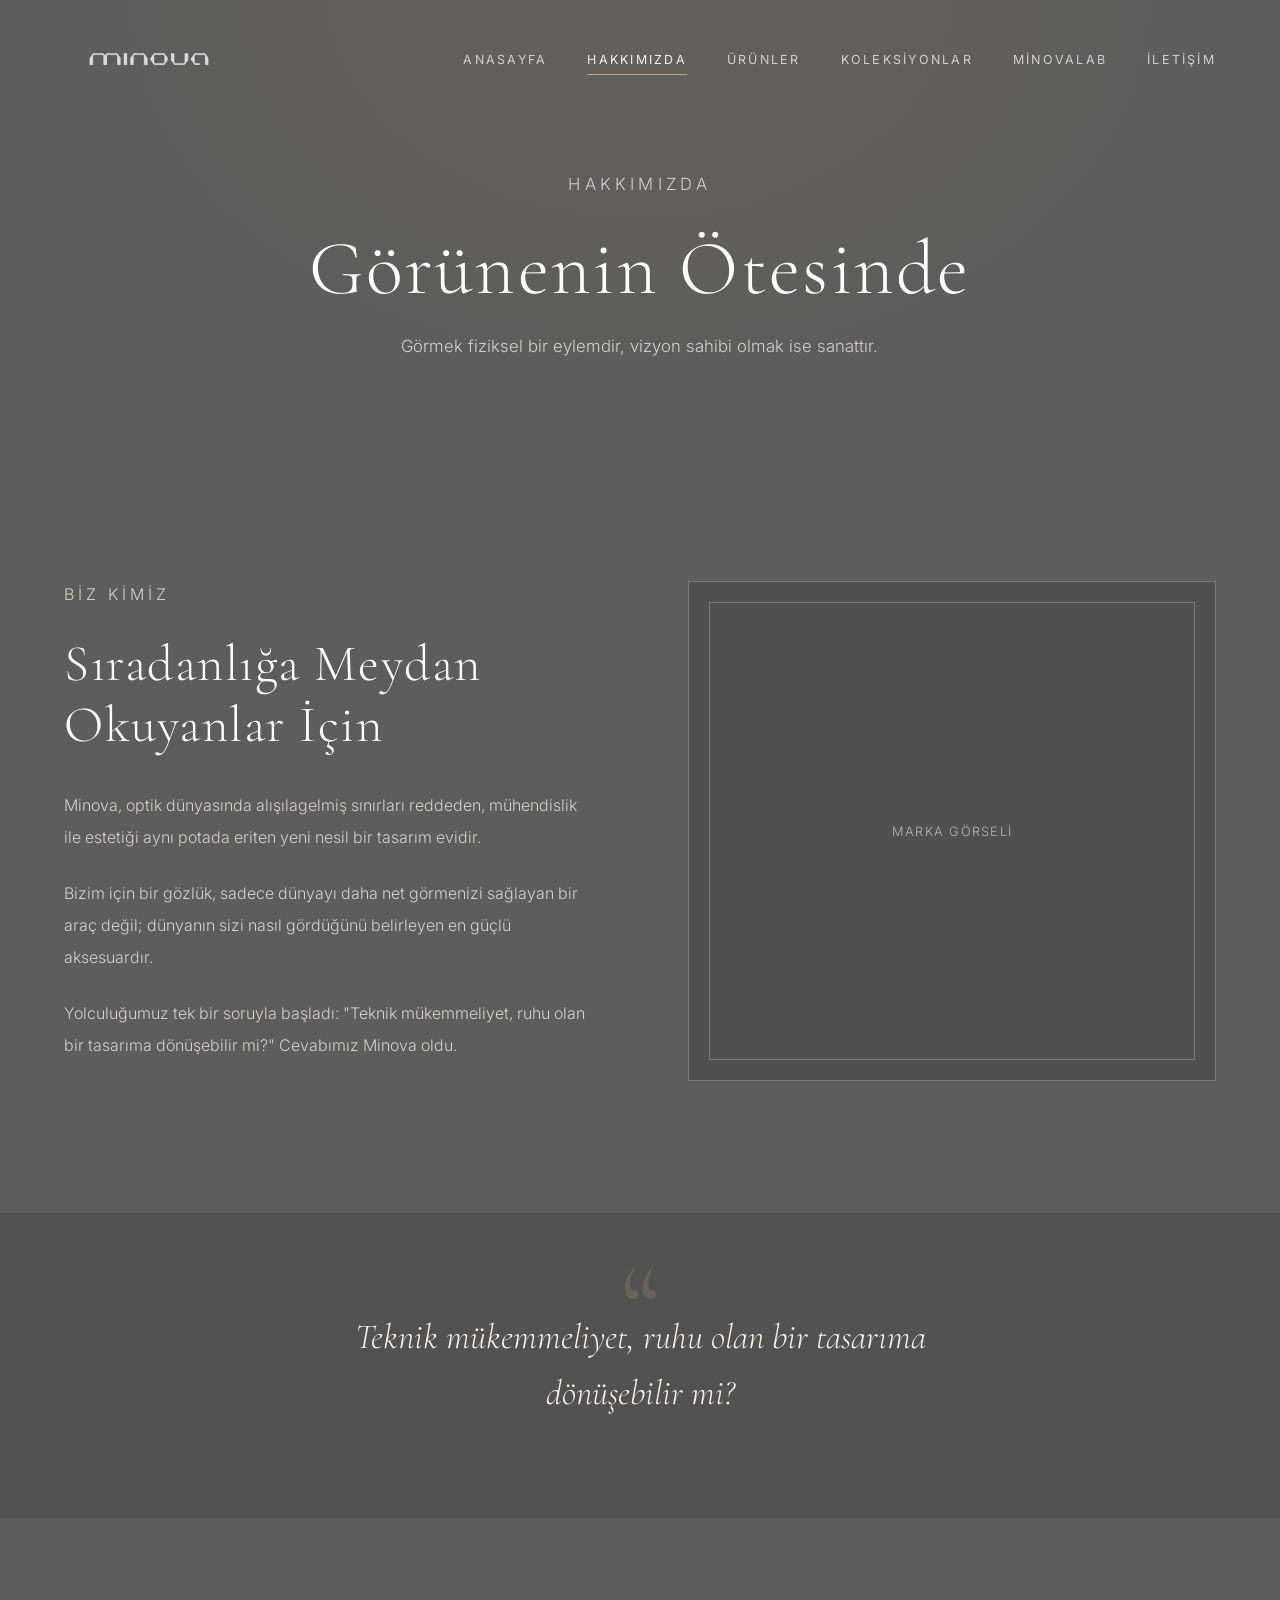
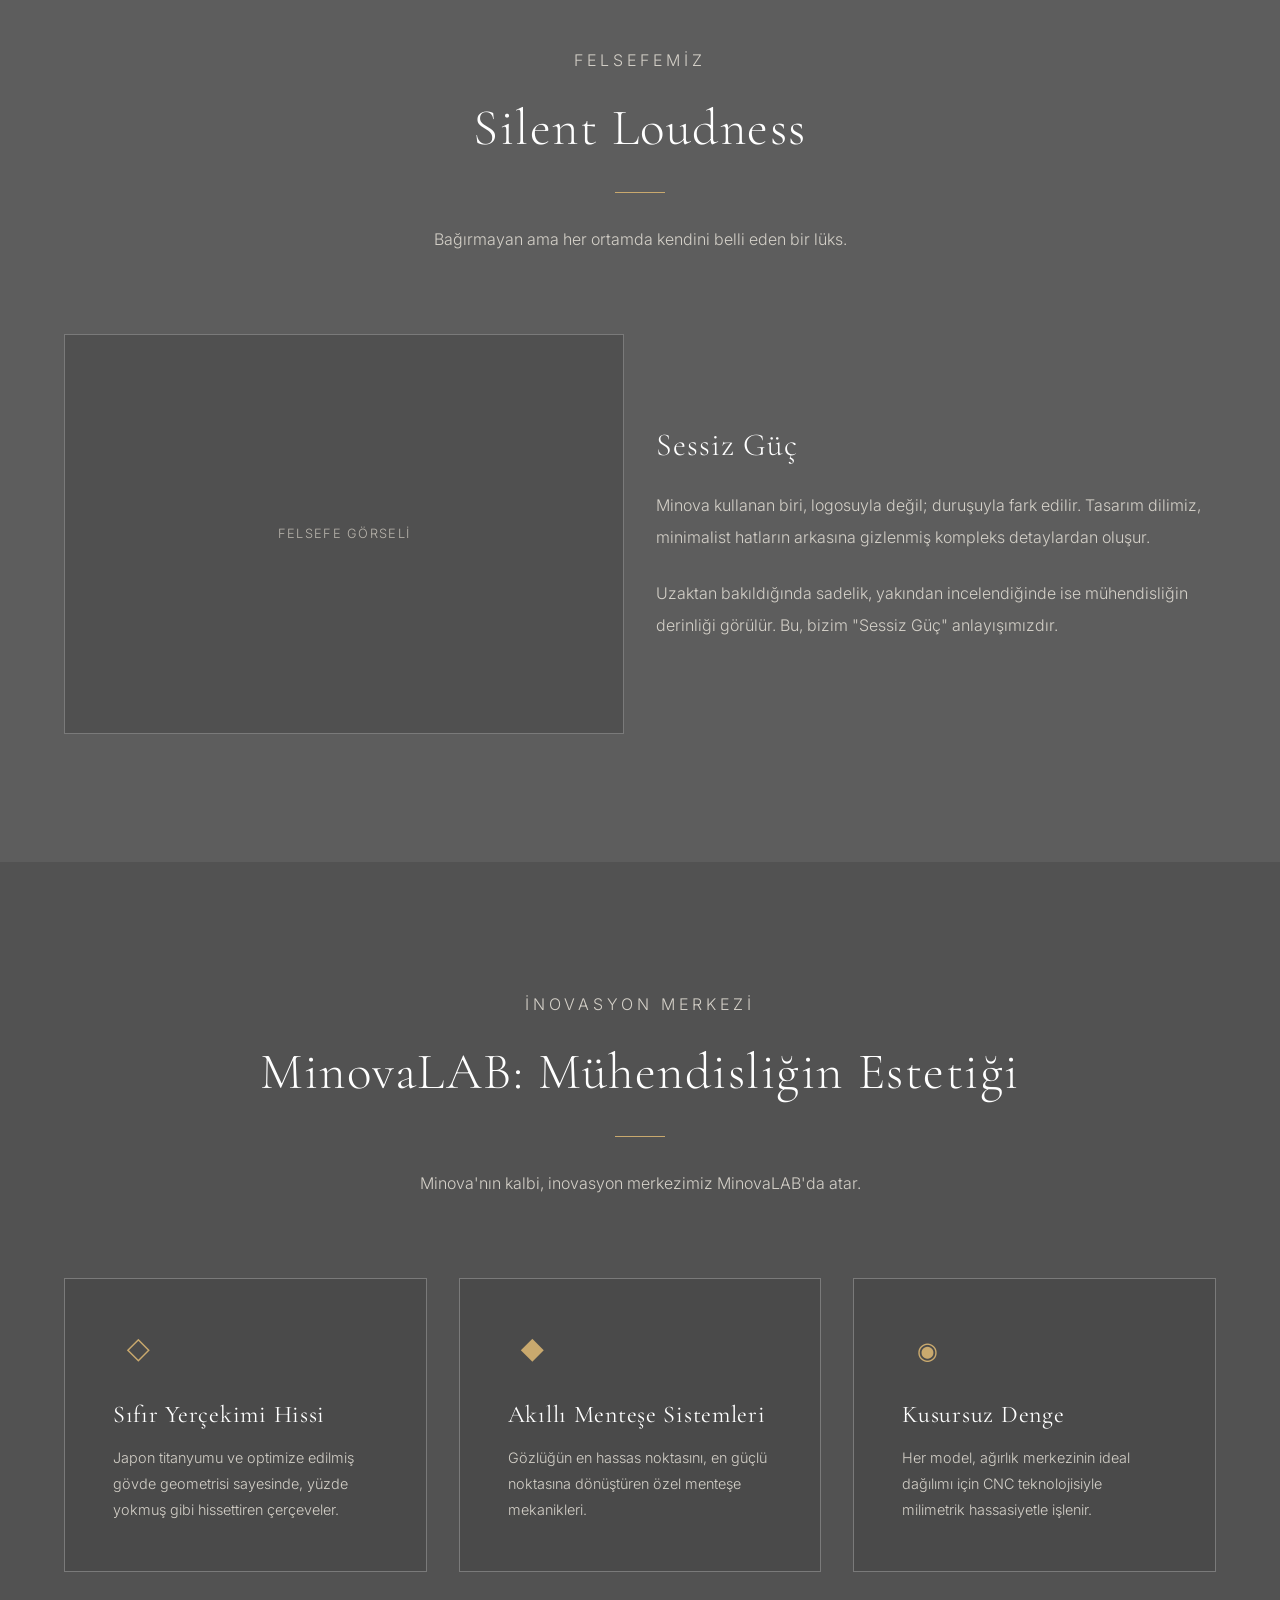
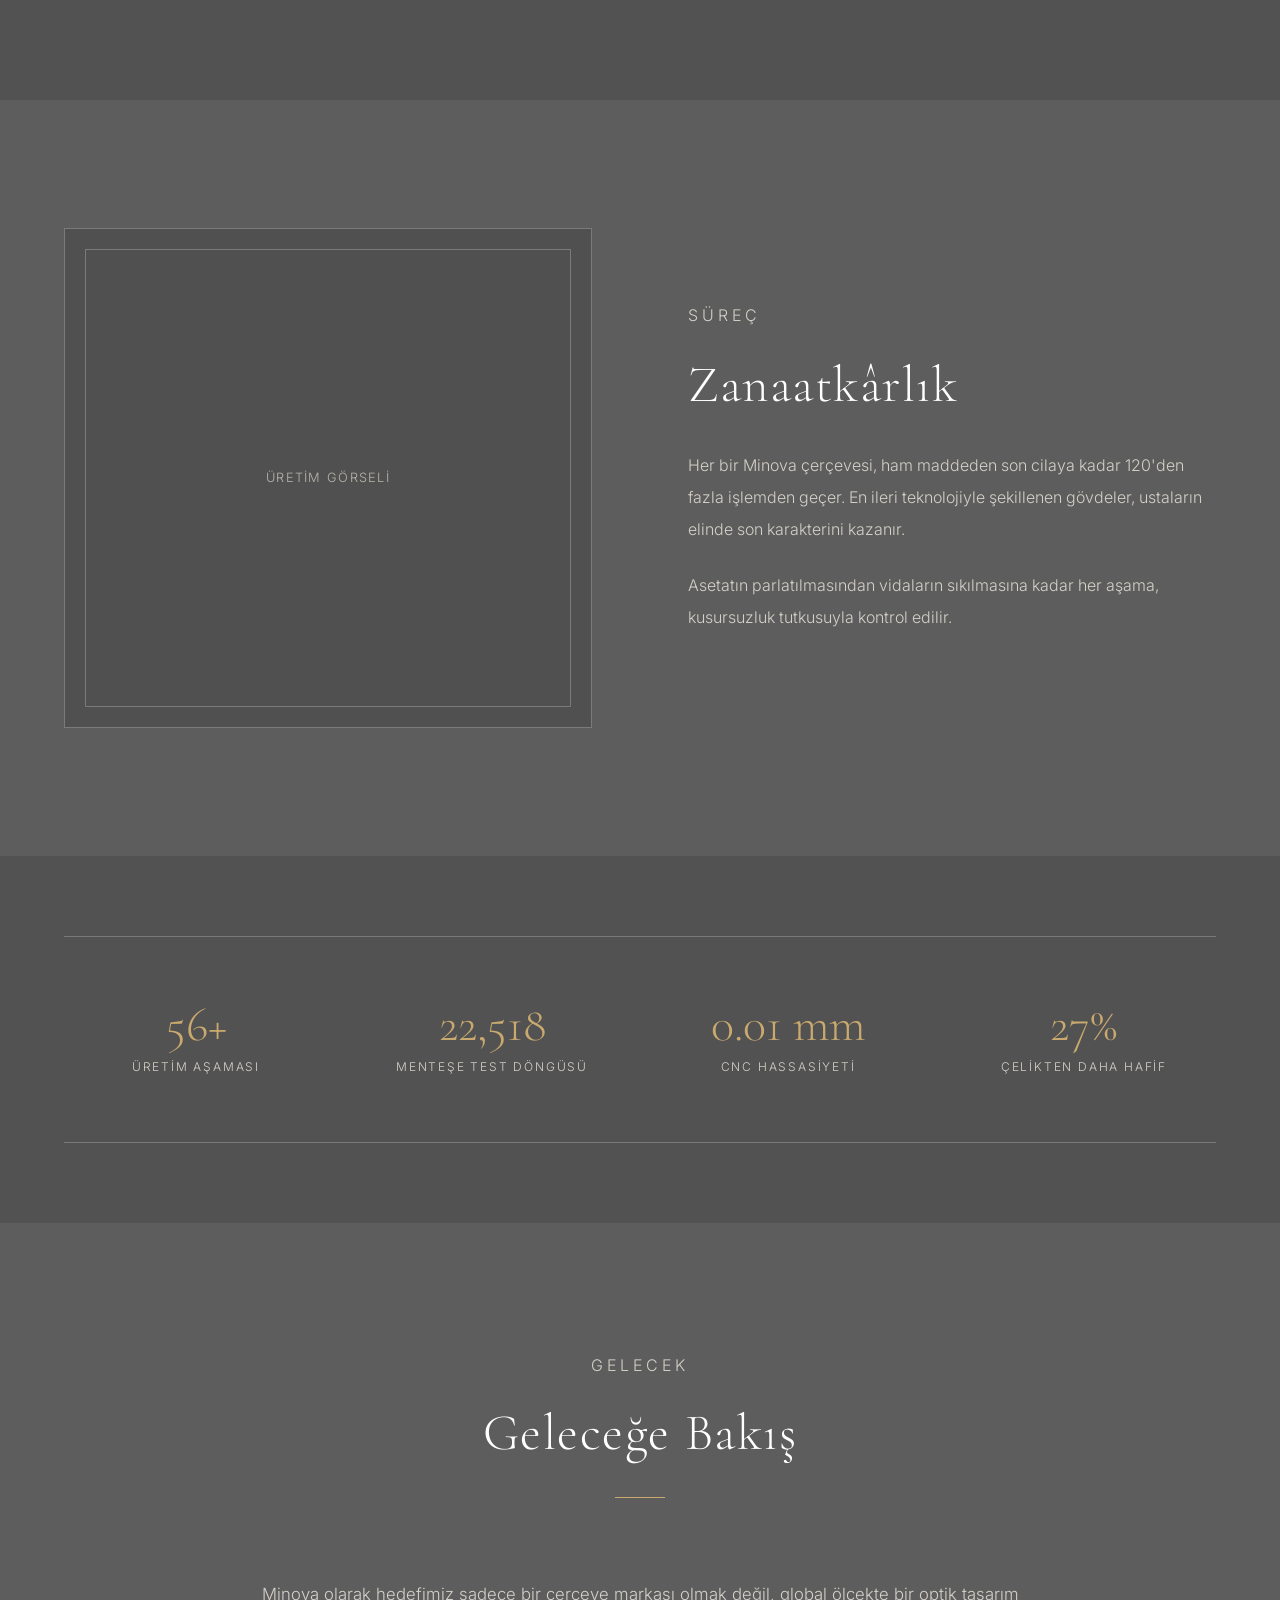
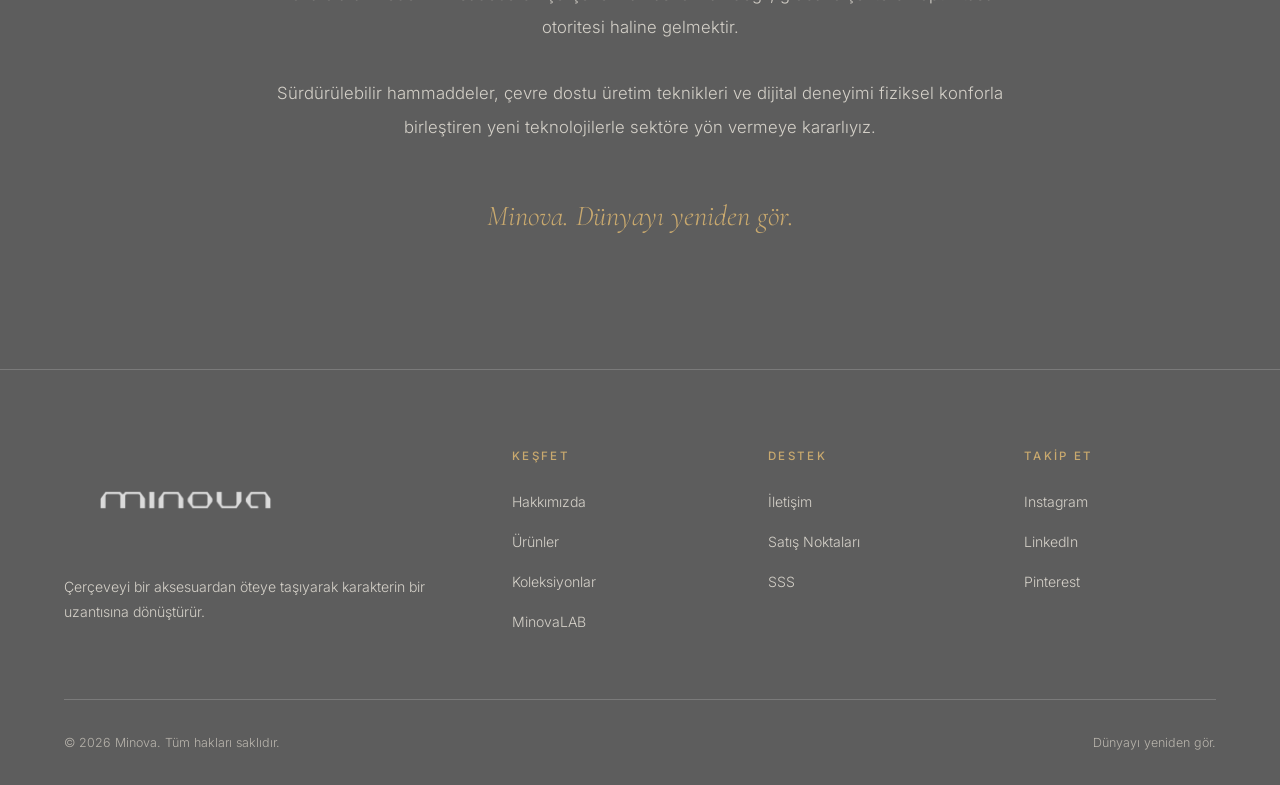
<file: pages/hakkimizda.html>
<!DOCTYPE html>
<html lang="tr">
<head>
  <meta charset="UTF-8">
  <meta name="viewport" content="width=device-width, initial-scale=1.0">
  <title>Hakkımızda – MINOVA</title>
  <link rel="stylesheet" href="../css/style.css">
</head>
<body>

  <!-- Navigation -->
  <nav class="navbar">
    <a href="../index.html" class="navbar-brand"><img src="../assets/logo-white.png" alt="Minova" class="logo-light"><img src="../assets/logo.png" alt="Minova" class="logo-dark"></a>
    <ul class="nav-links">
      <li><a href="../index.html">Anasayfa</a></li>
      <li><a href="hakkimizda.html" class="active">Hakkımızda</a></li>
      <li><a href="urunler.html">Ürünler</a></li>
      <li><a href="koleksiyonlar.html">Koleksiyonlar</a></li>
      <li><a href="minovalab.html">MinovaLAB</a></li>
      <li><a href="iletisim.html">İletişim</a></li>
    </ul>
    <div class="menu-toggle">
      <span></span><span></span><span></span>
    </div>
  </nav>

  <!-- Page Header -->
  <section class="page-header">
    <div class="page-header-content">
      <p class="subtitle">Hakkımızda</p>
      <h1>Görünenin Ötesinde</h1>
      <p>Görmek fiziksel bir eylemdir, vizyon sahibi olmak ise sanattır.</p>
    </div>
  </section>

  <!-- Who We Are -->
  <section class="section">
    <div class="container">
      <div class="manifesto reveal">
        <div class="manifesto-text">
          <p class="subtitle">Biz Kimiz</p>
          <h2>Sıradanlığa Meydan Okuyanlar İçin</h2>
          <p>
            Minova, optik dünyasında alışılagelmiş sınırları reddeden, mühendislik ile
            estetiği aynı potada eriten yeni nesil bir tasarım evidir.
          </p>
          <p>
            Bizim için bir gözlük, sadece dünyayı daha net görmenizi sağlayan bir araç değil;
            dünyanın sizi nasıl gördüğünü belirleyen en güçlü aksesuardır.
          </p>
          <p>
            Yolculuğumuz tek bir soruyla başladı: "Teknik mükemmeliyet, ruhu olan bir tasarıma
            dönüşebilir mi?" Cevabımız Minova oldu.
          </p>
        </div>
        <div class="manifesto-visual">
          <span style="color: var(--color-text-dim); font-size: 0.8rem; letter-spacing: 0.1em; text-transform: uppercase;">Marka Görseli</span>
        </div>
      </div>
    </div>
  </section>

  <!-- Quote -->
  <section class="quote-block bg-alt">
    <blockquote>
      Teknik mükemmeliyet, ruhu olan bir tasarıma dönüşebilir mi?
    </blockquote>
  </section>

  <!-- Philosophy -->
  <section class="section">
    <div class="container">
      <div class="section-header reveal">
        <p class="subtitle">Felsefemiz</p>
        <h2>Silent Loudness</h2>
        <div class="divider"></div>
        <p>Bağırmayan ama her ortamda kendini belli eden bir lüks.</p>
      </div>
      <div class="grid-2">
        <div class="reveal">
          <div class="image-placeholder" style="height: 400px;">Felsefe Görseli</div>
        </div>
        <div class="reveal reveal-delay-1" style="display: flex; flex-direction: column; justify-content: center;">
          <h3 style="margin-bottom: 1.5rem;">Sessiz Güç</h3>
          <p style="color: var(--color-text-muted); line-height: 2; margin-bottom: 1.5rem;">
            Minova kullanan biri, logosuyla değil; duruşuyla fark edilir.
            Tasarım dilimiz, minimalist hatların arkasına gizlenmiş kompleks detaylardan oluşur.
          </p>
          <p style="color: var(--color-text-muted); line-height: 2;">
            Uzaktan bakıldığında sadelik, yakından incelendiğinde ise mühendisliğin derinliği görülür.
            Bu, bizim "Sessiz Güç" anlayışımızdır.
          </p>
        </div>
      </div>
    </div>
  </section>

  <!-- MinovaLAB Section -->
  <section class="section bg-alt">
    <div class="container">
      <div class="section-header reveal">
        <p class="subtitle">İnovasyon Merkezi</p>
        <h2>MinovaLAB: Mühendisliğin Estetiği</h2>
        <div class="divider"></div>
        <p>Minova'nın kalbi, inovasyon merkezimiz MinovaLAB'da atar.</p>
      </div>
      <div class="grid-3">
        <div class="card reveal reveal-delay-1">
          <div class="card-icon">&#9671;</div>
          <h4>Sıfır Yerçekimi Hissi</h4>
          <p>Japon titanyumu ve optimize edilmiş gövde geometrisi sayesinde, yüzde yokmuş gibi hissettiren çerçeveler.</p>
        </div>
        <div class="card reveal reveal-delay-2">
          <div class="card-icon">&#9670;</div>
          <h4>Akıllı Menteşe Sistemleri</h4>
          <p>Gözlüğün en hassas noktasını, en güçlü noktasına dönüştüren özel menteşe mekanikleri.</p>
        </div>
        <div class="card reveal reveal-delay-3">
          <div class="card-icon">&#9673;</div>
          <h4>Kusursuz Denge</h4>
          <p>Her model, ağırlık merkezinin ideal dağılımı için CNC teknolojisiyle milimetrik hassasiyetle işlenir.</p>
        </div>
      </div>
    </div>
  </section>

  <!-- Craftsmanship -->
  <section class="section">
    <div class="container">
      <div class="manifesto reveal">
        <div class="manifesto-text" style="order: 2;">
          <p class="subtitle">Süreç</p>
          <h2>Zanaatkârlık</h2>
          <p>
            Her bir Minova çerçevesi, ham maddeden son cilaya kadar 120'den fazla işlemden geçer.
            En ileri teknolojiyle şekillenen gövdeler, ustaların elinde son karakterini kazanır.
          </p>
          <p>
            Asetatın parlatılmasından vidaların sıkılmasına kadar her aşama,
            kusursuzluk tutkusuyla kontrol edilir.
          </p>
        </div>
        <div class="manifesto-visual" style="order: 1;">
          <span style="color: var(--color-text-dim); font-size: 0.8rem; letter-spacing: 0.1em; text-transform: uppercase;">Üretim Görseli</span>
        </div>
      </div>
    </div>
  </section>

  <!-- Stats -->
  <section class="section-sm bg-alt">
    <div class="container">
      <div class="stats reveal">
        <div class="stat-item">
          <div class="stat-number" data-count="120" data-suffix="+">0</div>
          <div class="stat-label">Üretim Aşaması</div>
        </div>
        <div class="stat-item">
          <div class="stat-number" data-count="50000">0</div>
          <div class="stat-label">Menteşe Test Döngüsü</div>
        </div>
        <div class="stat-item">
          <div class="stat-number" data-count="1" data-prefix="0.0" data-suffix=" mm">0</div>
          <div class="stat-label">CNC Hassasiyeti</div>
        </div>
        <div class="stat-item">
          <div class="stat-number" data-count="40" data-suffix="%">0</div>
          <div class="stat-label">Çelikten Daha Hafif</div>
        </div>
      </div>
    </div>
  </section>

  <!-- Vision -->
  <section class="section">
    <div class="container-narrow">
      <div class="section-header reveal">
        <p class="subtitle">Gelecek</p>
        <h2>Geleceğe Bakış</h2>
        <div class="divider"></div>
      </div>
      <div class="reveal" style="text-align: center;">
        <p style="color: var(--color-text-muted); font-size: 1.05rem; line-height: 2; margin-bottom: 2rem;">
          Minova olarak hedefimiz sadece bir çerçeve markası olmak değil, global ölçekte bir
          optik tasarım otoritesi haline gelmektir.
        </p>
        <p style="color: var(--color-text-muted); font-size: 1.05rem; line-height: 2; margin-bottom: 3rem;">
          Sürdürülebilir hammaddeler, çevre dostu üretim teknikleri ve dijital deneyimi fiziksel
          konforla birleştiren yeni teknolojilerle sektöre yön vermeye kararlıyız.
        </p>
        <p style="font-family: var(--font-display); font-size: 1.8rem; color: var(--color-gold); font-style: italic;">
          Minova. Dünyayı yeniden gör.
        </p>
      </div>
    </div>
  </section>

  <!-- Footer -->
  <footer class="footer">
    <div class="footer-content">
      <div>
        <div class="footer-brand"><img src="../assets/logo-white.png" alt="Minova"></div>
        <p class="footer-desc">Çerçeveyi bir aksesuardan öteye taşıyarak karakterin bir uzantısına dönüştürür.</p>
      </div>
      <div class="footer-col">
        <h5>Keşfet</h5>
        <ul>
          <li><a href="hakkimizda.html">Hakkımızda</a></li>
          <li><a href="urunler.html">Ürünler</a></li>
          <li><a href="koleksiyonlar.html">Koleksiyonlar</a></li>
          <li><a href="minovalab.html">MinovaLAB</a></li>
        </ul>
      </div>
      <div class="footer-col">
        <h5>Destek</h5>
        <ul>
          <li><a href="iletisim.html">İletişim</a></li>
          <li><a href="#">Satış Noktaları</a></li>
          <li><a href="#">SSS</a></li>
        </ul>
      </div>
      <div class="footer-col">
        <h5>Takip Et</h5>
        <ul>
          <li><a href="#">Instagram</a></li>
          <li><a href="#">LinkedIn</a></li>
          <li><a href="#">Pinterest</a></li>
        </ul>
      </div>
    </div>
    <div class="footer-bottom">
      <span>&copy; 2026 Minova. Tüm hakları saklıdır.</span>
      <span>Dünyayı yeniden gör.</span>
    </div>
  </footer>

  <script src="../js/main.js"></script>
</body>
</html>
</file>
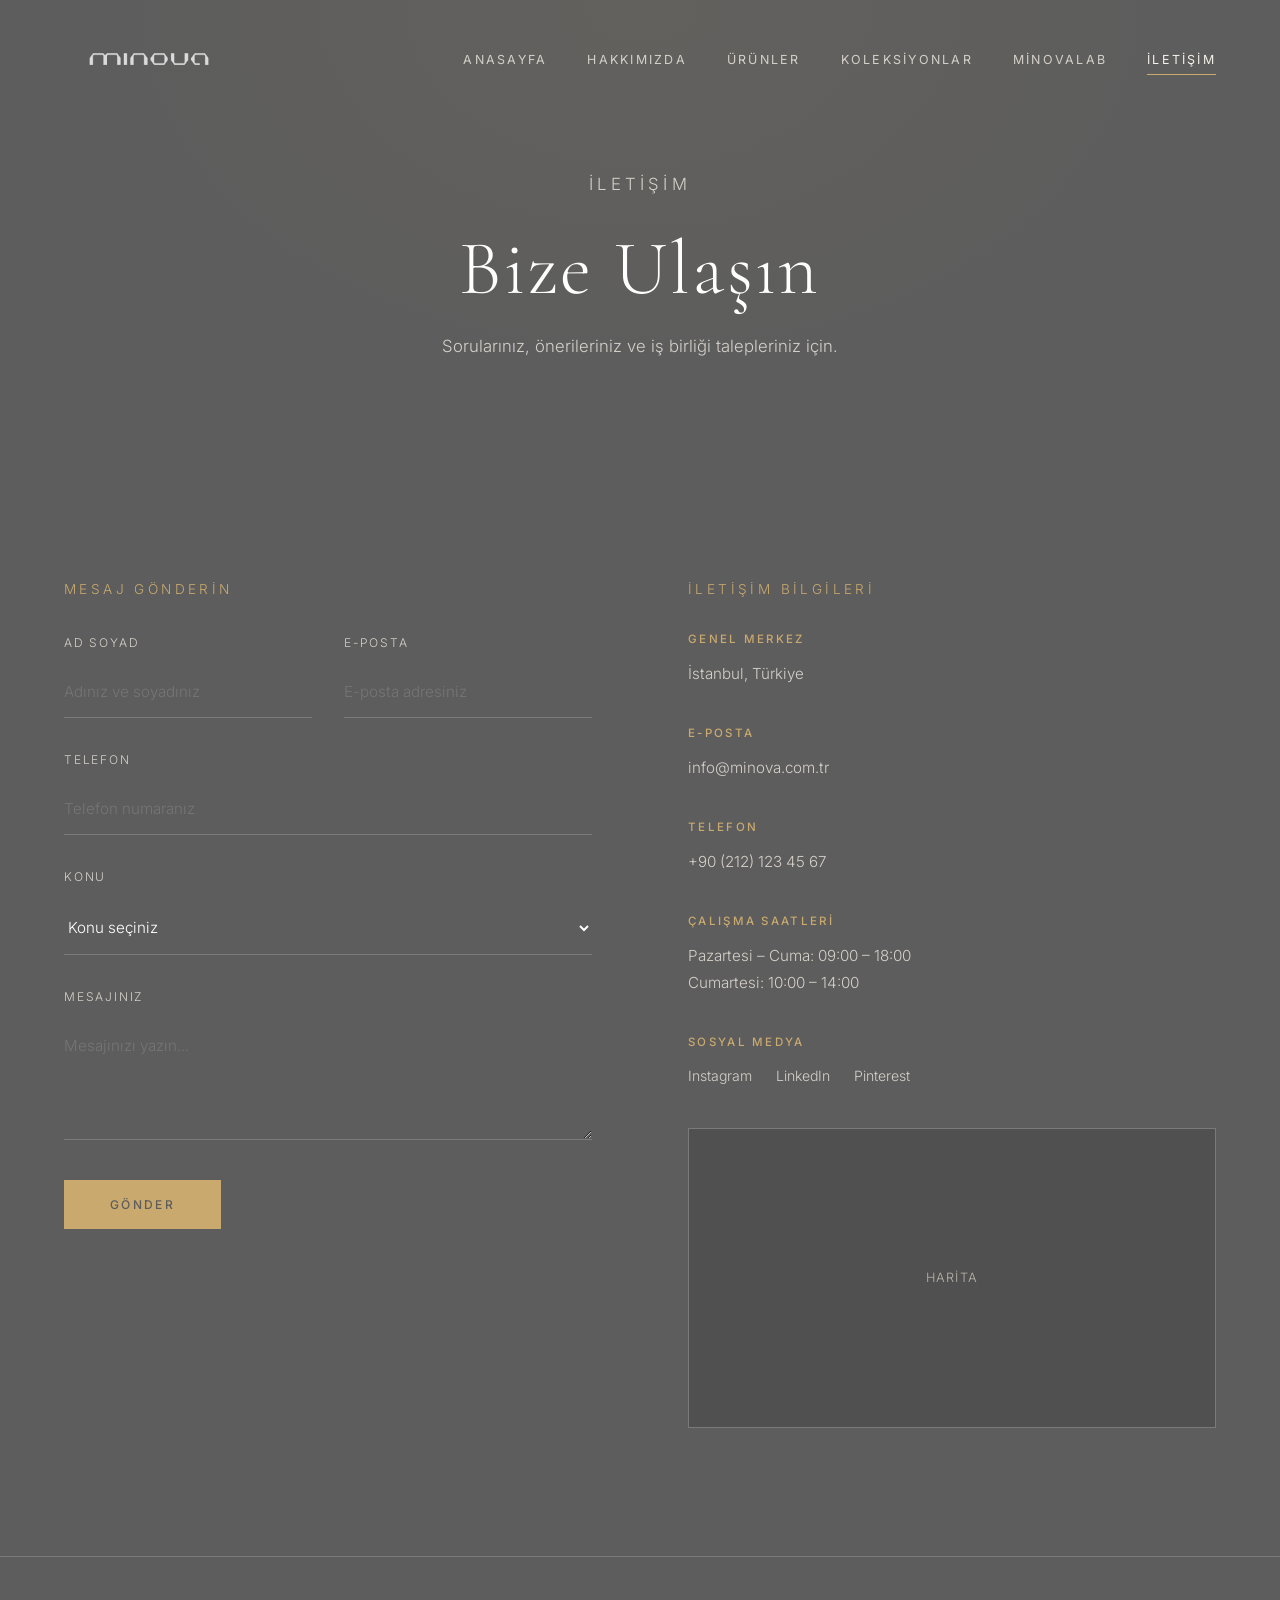
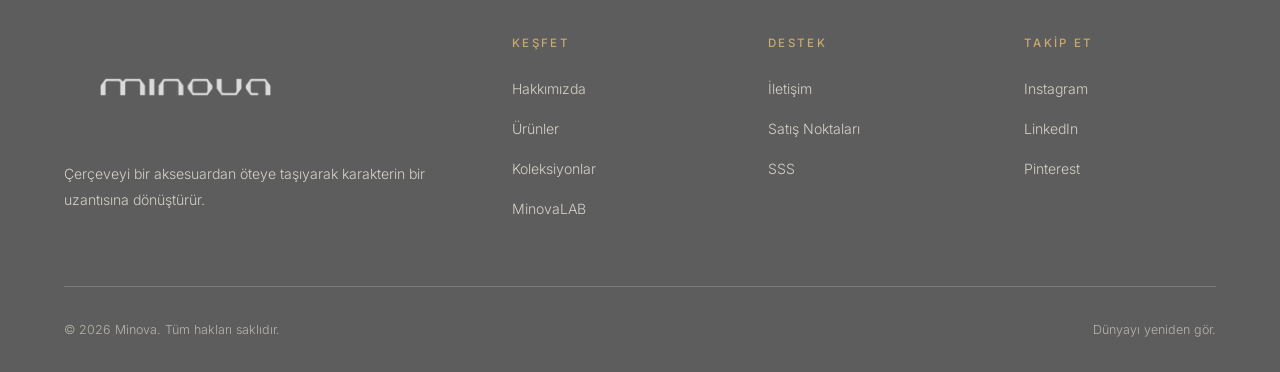
<file: pages/iletisim.html>
<!DOCTYPE html>
<html lang="tr">
<head>
  <meta charset="UTF-8">
  <meta name="viewport" content="width=device-width, initial-scale=1.0">
  <title>İletişim – MINOVA</title>
  <link rel="stylesheet" href="../css/style.css">
</head>
<body>

  <!-- Navigation -->
  <nav class="navbar">
    <a href="../index.html" class="navbar-brand"><img src="../assets/logo-white.png" alt="Minova" class="logo-light"><img src="../assets/logo.png" alt="Minova" class="logo-dark"></a>
    <ul class="nav-links">
      <li><a href="../index.html">Anasayfa</a></li>
      <li><a href="hakkimizda.html">Hakkımızda</a></li>
      <li><a href="urunler.html">Ürünler</a></li>
      <li><a href="koleksiyonlar.html">Koleksiyonlar</a></li>
      <li><a href="minovalab.html">MinovaLAB</a></li>
      <li><a href="iletisim.html" class="active">İletişim</a></li>
    </ul>
    <div class="menu-toggle">
      <span></span><span></span><span></span>
    </div>
  </nav>

  <!-- Page Header -->
  <section class="page-header">
    <div class="page-header-content">
      <p class="subtitle">İletişim</p>
      <h1>Bize Ulaşın</h1>
      <p>Sorularınız, önerileriniz ve iş birliği talepleriniz için.</p>
    </div>
  </section>

  <!-- Contact Section -->
  <section class="section">
    <div class="container">
      <div class="contact-grid reveal">
        <!-- Contact Form -->
        <div>
          <p class="subtitle" style="margin-bottom: 2rem;">Mesaj Gönderin</p>
          <form>
            <div class="grid-2" style="gap: 2rem;">
              <div class="form-group">
                <label>Ad Soyad</label>
                <input type="text" placeholder="Adınız ve soyadınız">
              </div>
              <div class="form-group">
                <label>E-posta</label>
                <input type="email" placeholder="E-posta adresiniz">
              </div>
            </div>
            <div class="form-group">
              <label>Telefon</label>
              <input type="tel" placeholder="Telefon numaranız">
            </div>
            <div class="form-group">
              <label>Konu</label>
              <select>
                <option value="">Konu seçiniz</option>
                <option value="genel">Genel Bilgi</option>
                <option value="urun">Ürün Bilgisi</option>
                <option value="bayilik">Bayilik Başvurusu</option>
                <option value="isbirligi">İş Birliği</option>
                <option value="diger">Diğer</option>
              </select>
            </div>
            <div class="form-group">
              <label>Mesajınız</label>
              <textarea placeholder="Mesajınızı yazın..."></textarea>
            </div>
            <button type="submit" class="btn btn-filled">Gönder</button>
          </form>
        </div>

        <!-- Contact Info -->
        <div>
          <p class="subtitle" style="margin-bottom: 2rem;">İletişim Bilgileri</p>

          <div class="contact-info-item">
            <h5>Genel Merkez</h5>
            <p>İstanbul, Türkiye</p>
          </div>

          <div class="contact-info-item">
            <h5>E-posta</h5>
            <a href="mailto:info@minova.com.tr">info@minova.com.tr</a>
          </div>

          <div class="contact-info-item">
            <h5>Telefon</h5>
            <a href="tel:+902121234567">+90 (212) 123 45 67</a>
          </div>

          <div class="contact-info-item">
            <h5>Çalışma Saatleri</h5>
            <p>Pazartesi – Cuma: 09:00 – 18:00</p>
            <p>Cumartesi: 10:00 – 14:00</p>
          </div>

          <div class="contact-info-item">
            <h5>Sosyal Medya</h5>
            <div style="display: flex; gap: 1.5rem; margin-top: 0.5rem;">
              <a href="#" style="color: var(--color-text-muted); font-size: 0.88rem;">Instagram</a>
              <a href="#" style="color: var(--color-text-muted); font-size: 0.88rem;">LinkedIn</a>
              <a href="#" style="color: var(--color-text-muted); font-size: 0.88rem;">Pinterest</a>
            </div>
          </div>

          <!-- Map Placeholder -->
          <div class="image-placeholder" style="height: 200px; margin-top: 2rem;">
            Harita
          </div>
        </div>
      </div>
    </div>
  </section>

  <!-- Footer -->
  <footer class="footer">
    <div class="footer-content">
      <div>
        <div class="footer-brand"><img src="../assets/logo-white.png" alt="Minova"></div>
        <p class="footer-desc">Çerçeveyi bir aksesuardan öteye taşıyarak karakterin bir uzantısına dönüştürür.</p>
      </div>
      <div class="footer-col">
        <h5>Keşfet</h5>
        <ul>
          <li><a href="hakkimizda.html">Hakkımızda</a></li>
          <li><a href="urunler.html">Ürünler</a></li>
          <li><a href="koleksiyonlar.html">Koleksiyonlar</a></li>
          <li><a href="minovalab.html">MinovaLAB</a></li>
        </ul>
      </div>
      <div class="footer-col">
        <h5>Destek</h5>
        <ul>
          <li><a href="iletisim.html">İletişim</a></li>
          <li><a href="#">Satış Noktaları</a></li>
          <li><a href="#">SSS</a></li>
        </ul>
      </div>
      <div class="footer-col">
        <h5>Takip Et</h5>
        <ul>
          <li><a href="#">Instagram</a></li>
          <li><a href="#">LinkedIn</a></li>
          <li><a href="#">Pinterest</a></li>
        </ul>
      </div>
    </div>
    <div class="footer-bottom">
      <span>&copy; 2026 Minova. Tüm hakları saklıdır.</span>
      <span>Dünyayı yeniden gör.</span>
    </div>
  </footer>

  <script src="../js/main.js"></script>
</body>
</html>
</file>
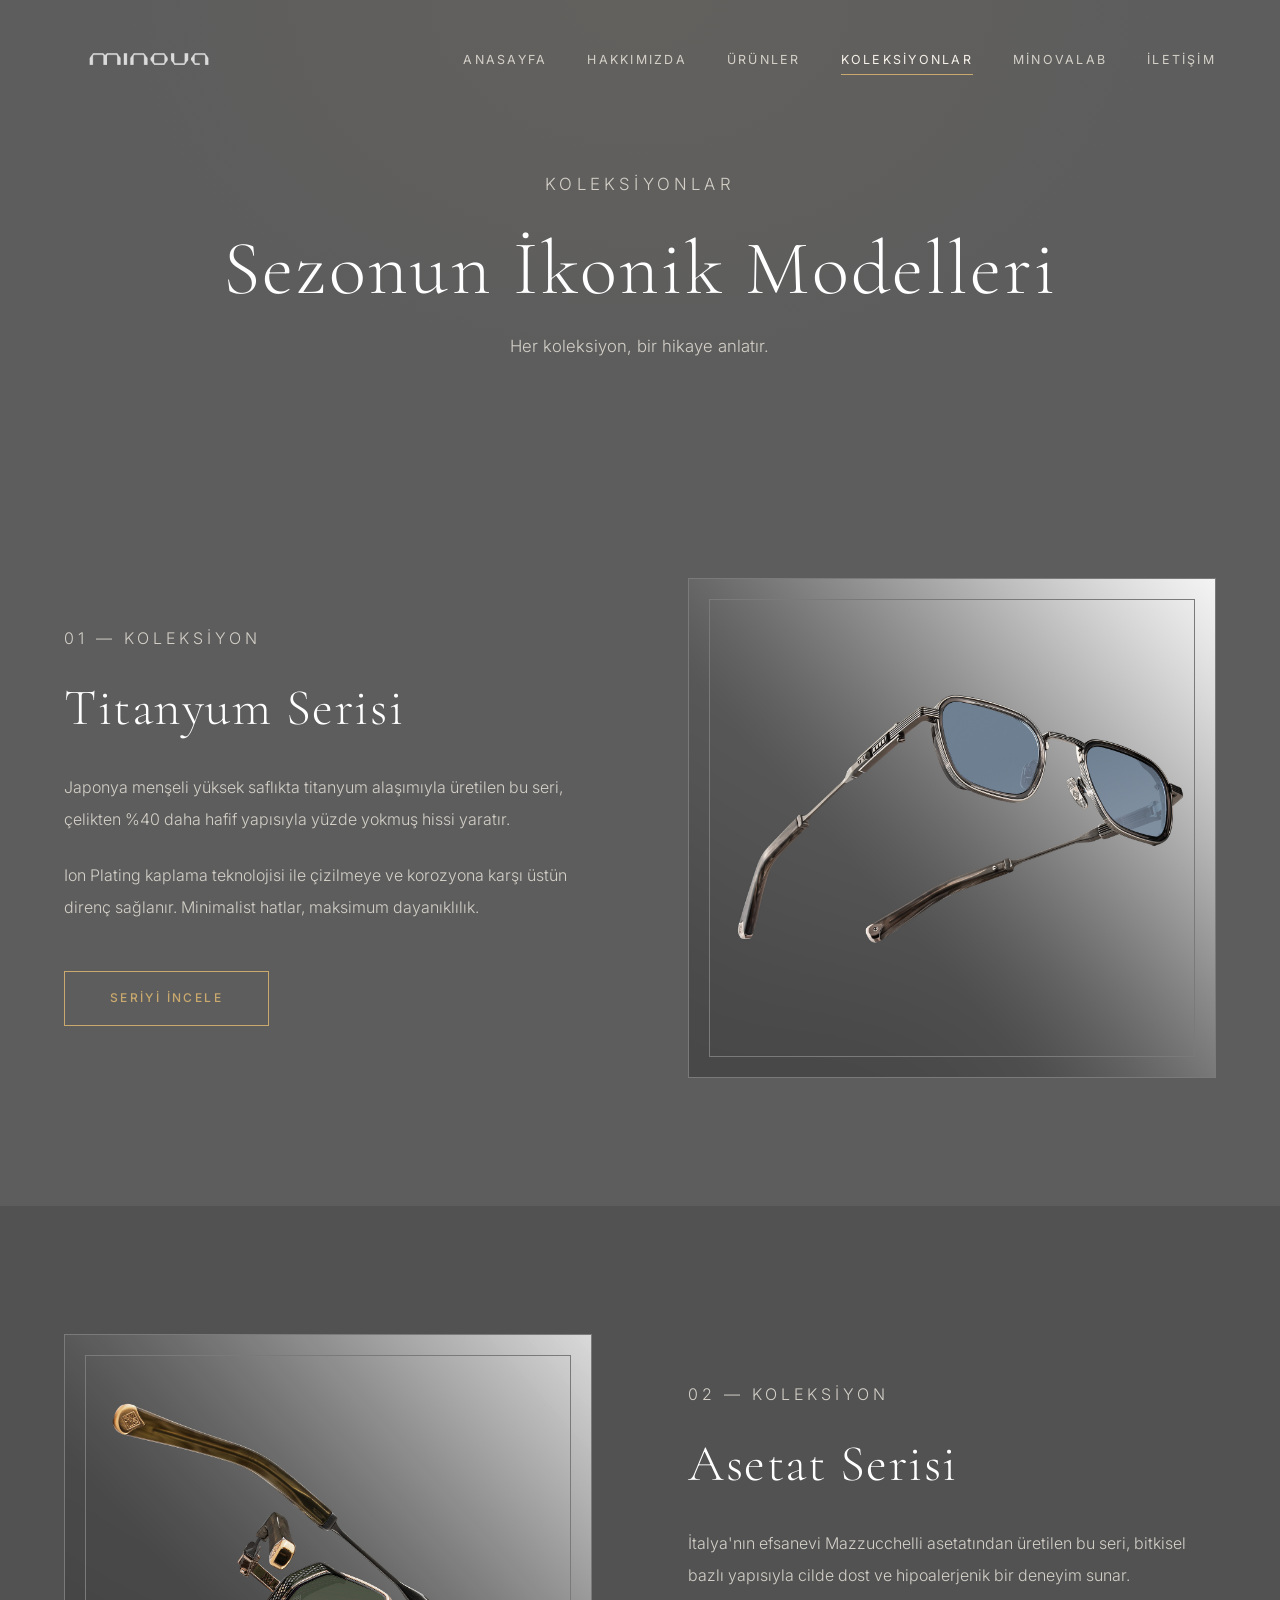
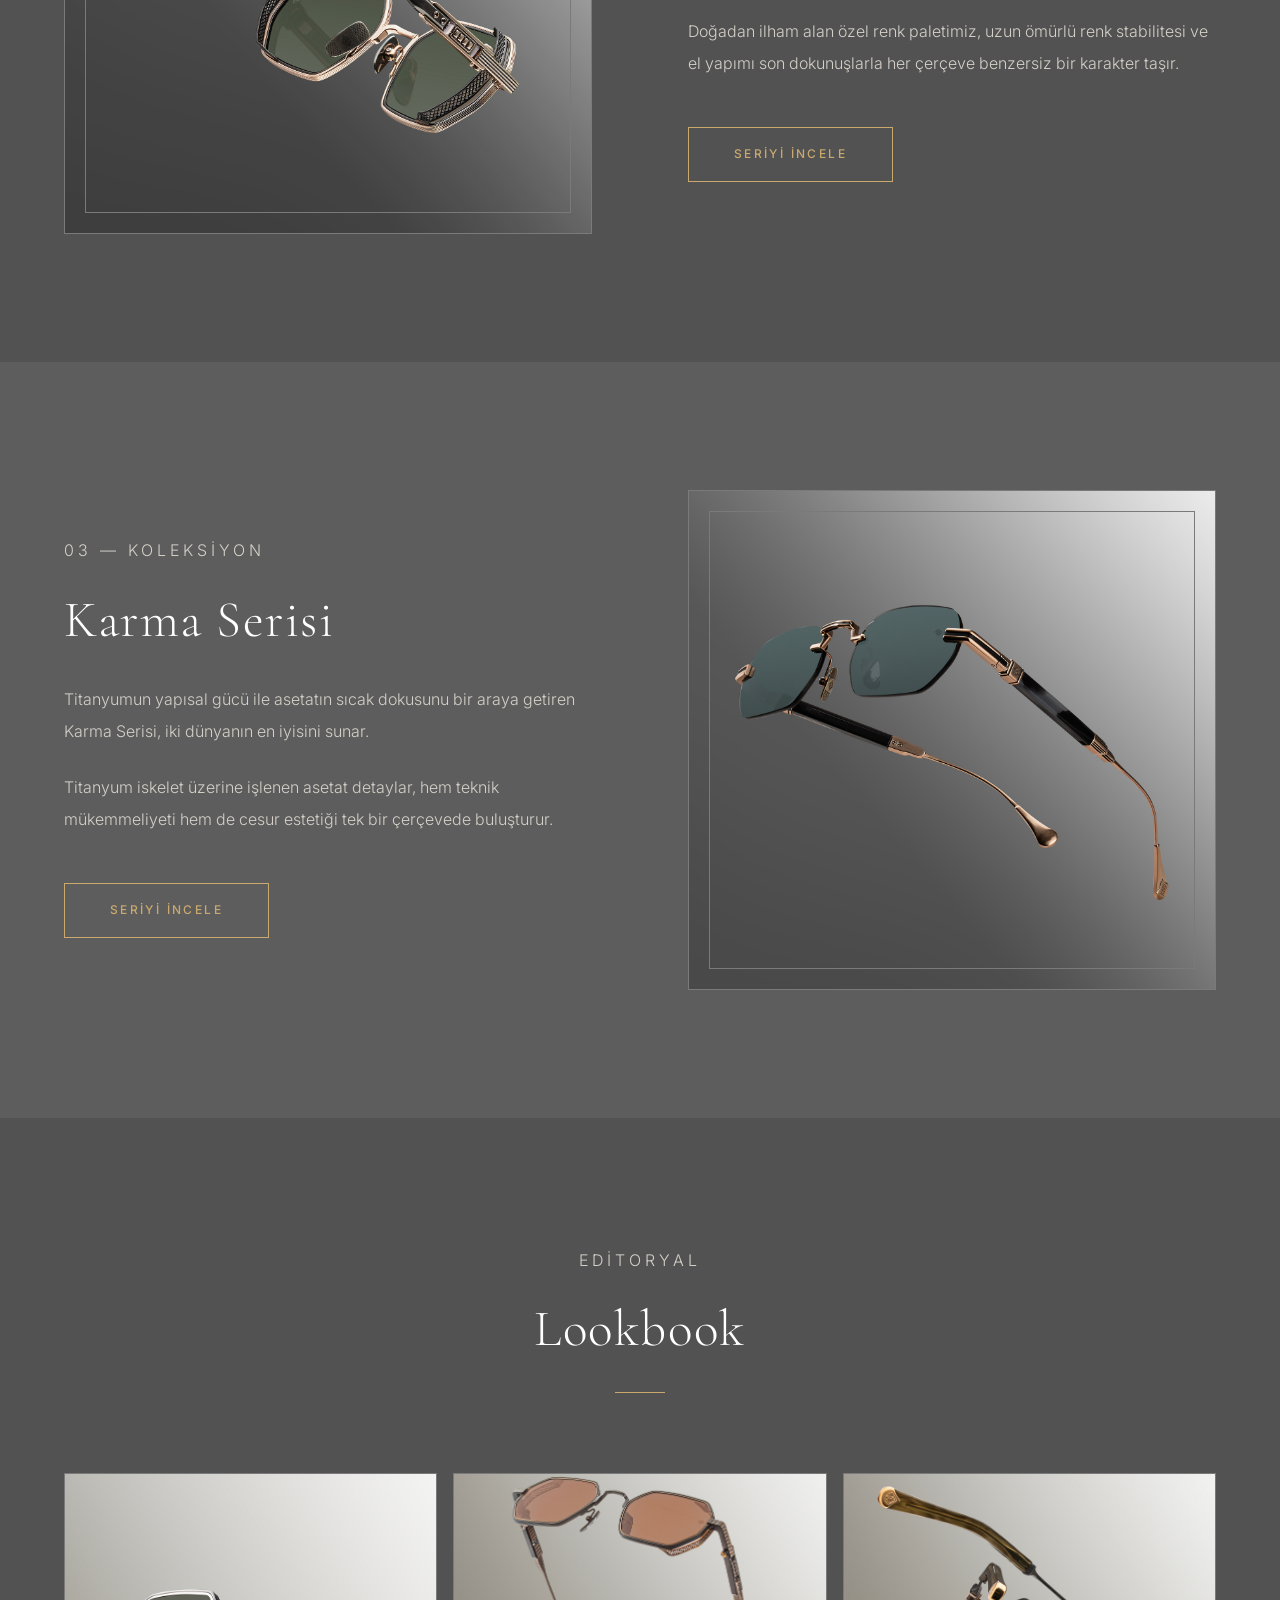
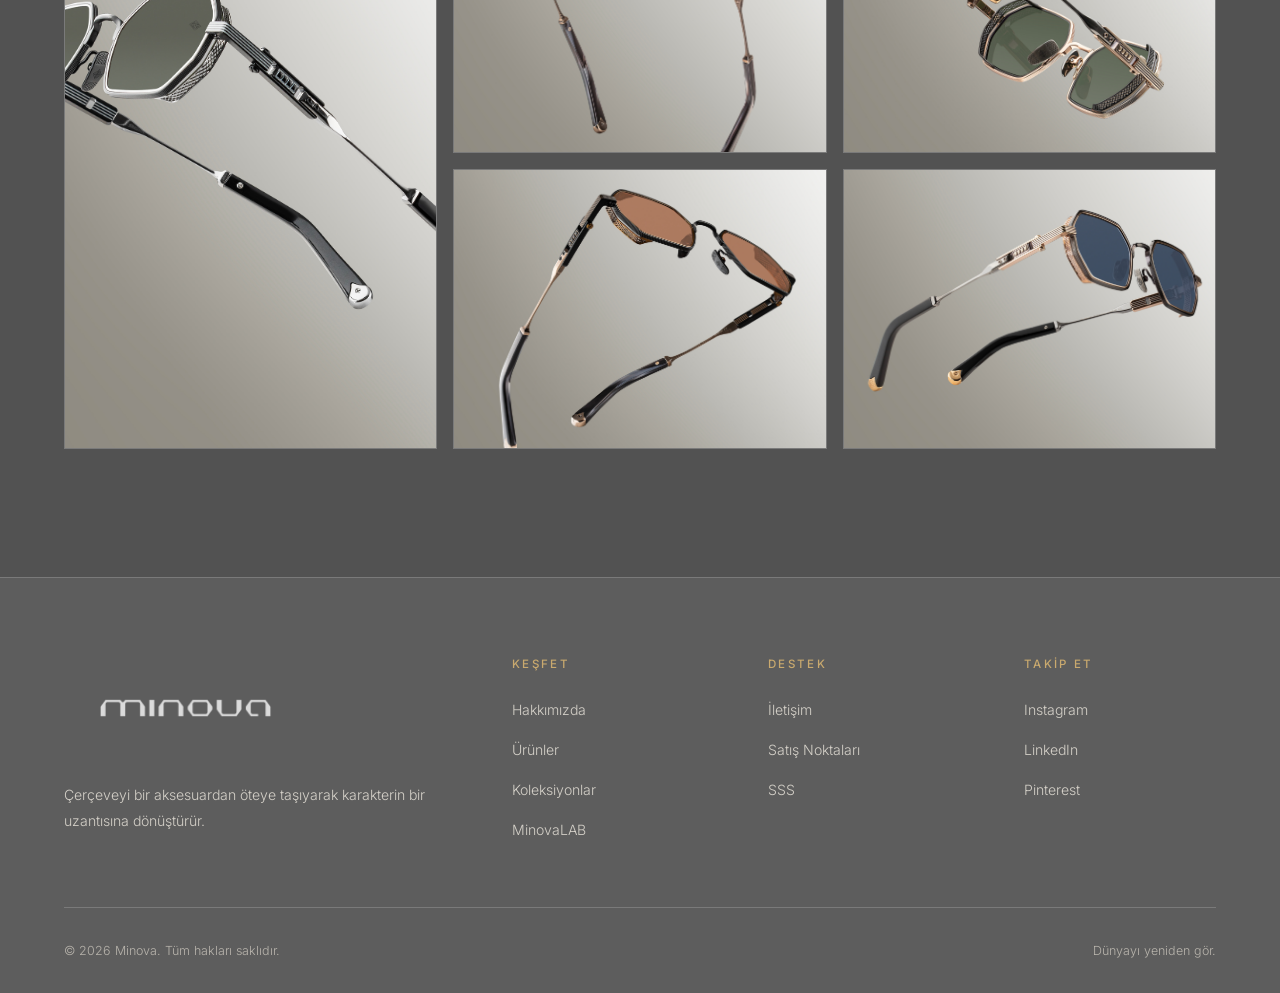
<file: pages/koleksiyonlar.html>
<!DOCTYPE html>
<html lang="tr">
<head>
  <meta charset="UTF-8">
  <meta name="viewport" content="width=device-width, initial-scale=1.0">
  <title>Koleksiyonlar – MINOVA</title>
  <link rel="stylesheet" href="../css/style.css">
</head>
<body>

  <!-- Navigation -->
  <nav class="navbar">
    <a href="../index.html" class="navbar-brand"><img src="../assets/logo-white.png" alt="Minova" class="logo-light"><img src="../assets/logo.png" alt="Minova" class="logo-dark"></a>
    <ul class="nav-links">
      <li><a href="../index.html">Anasayfa</a></li>
      <li><a href="hakkimizda.html">Hakkımızda</a></li>
      <li><a href="urunler.html">Ürünler</a></li>
      <li><a href="koleksiyonlar.html" class="active">Koleksiyonlar</a></li>
      <li><a href="minovalab.html">MinovaLAB</a></li>
      <li><a href="iletisim.html">İletişim</a></li>
    </ul>
    <div class="menu-toggle">
      <span></span><span></span><span></span>
    </div>
  </nav>

  <!-- Page Header -->
  <section class="page-header">
    <div class="page-header-content">
      <p class="subtitle">Koleksiyonlar</p>
      <h1>Sezonun İkonik Modelleri</h1>
      <p>Her koleksiyon, bir hikaye anlatır.</p>
    </div>
  </section>

  <!-- Titanium Collection -->
  <section class="section">
    <div class="container">
      <div class="manifesto reveal">
        <div class="manifesto-text">
          <p class="subtitle">01 &mdash; Koleksiyon</p>
          <h2>Titanyum Serisi</h2>
          <p>
            Japonya menşeli yüksek saflıkta titanyum alaşımıyla üretilen bu seri,
            çelikten %40 daha hafif yapısıyla yüzde yokmuş hissi yaratır.
          </p>
          <p>
            Ion Plating kaplama teknolojisi ile çizilmeye ve korozyona karşı
            üstün direnç sağlanır. Minimalist hatlar, maksimum dayanıklılık.
          </p>
          <a href="urunler.html" class="btn" style="margin-top: 1.5rem;">Seriyi İncele</a>
        </div>
        <div class="manifesto-visual">
          <img src="../assets/collections/collection-3.jpeg" alt="Titanyum Koleksiyon">
        </div>
      </div>
    </div>
  </section>

  <!-- Acetate Collection -->
  <section class="section bg-alt">
    <div class="container">
      <div class="manifesto reveal">
        <div class="manifesto-visual" style="order: 1;">
          <img src="../assets/collections/collection-1.jpeg" alt="Asetat Koleksiyon">
        </div>
        <div class="manifesto-text" style="order: 2;">
          <p class="subtitle">02 &mdash; Koleksiyon</p>
          <h2>Asetat Serisi</h2>
          <p>
            İtalya'nın efsanevi Mazzucchelli asetatından üretilen bu seri,
            bitkisel bazlı yapısıyla cilde dost ve hipoalerjenik bir deneyim sunar.
          </p>
          <p>
            Doğadan ilham alan özel renk paletimiz, uzun ömürlü renk stabilitesi
            ve el yapımı son dokunuşlarla her çerçeve benzersiz bir karakter taşır.
          </p>
          <a href="urunler.html" class="btn" style="margin-top: 1.5rem;">Seriyi İncele</a>
        </div>
      </div>
    </div>
  </section>

  <!-- Blend Collection -->
  <section class="section">
    <div class="container">
      <div class="manifesto reveal">
        <div class="manifesto-text">
          <p class="subtitle">03 &mdash; Koleksiyon</p>
          <h2>Karma Serisi</h2>
          <p>
            Titanyumun yapısal gücü ile asetatın sıcak dokusunu bir araya getiren
            Karma Serisi, iki dünyanın en iyisini sunar.
          </p>
          <p>
            Titanyum iskelet üzerine işlenen asetat detaylar, hem teknik
            mükemmeliyeti hem de cesur estetiği tek bir çerçevede buluşturur.
          </p>
          <a href="urunler.html" class="btn" style="margin-top: 1.5rem;">Seriyi İncele</a>
        </div>
        <div class="manifesto-visual">
          <img src="../assets/collections/collection-2.jpeg" alt="Karma Koleksiyon">
        </div>
      </div>
    </div>
  </section>

  <!-- Lookbook Grid -->
  <section class="section bg-alt">
    <div class="container">
      <div class="section-header reveal">
        <p class="subtitle">Editoryal</p>
        <h2>Lookbook</h2>
        <div class="divider"></div>
      </div>
      <div class="lookbook-grid reveal">
        <div class="lookbook-item"><img src="../assets/lifestyle/lifestyle-1.jpeg" alt="Minova Lookbook"></div>
        <div class="lookbook-item"><img src="../assets/lifestyle/lifestyle-2.jpeg" alt="Minova Lookbook"></div>
        <div class="lookbook-item"><img src="../assets/lifestyle/lifestyle-3.jpeg" alt="Minova Lookbook"></div>
        <div class="lookbook-item"><img src="../assets/lifestyle/lifestyle-4.jpeg" alt="Minova Lookbook"></div>
        <div class="lookbook-item"><img src="../assets/lifestyle/lifestyle-6.jpeg" alt="Minova Lookbook"></div>
      </div>
    </div>
  </section>

  <!-- Footer -->
  <footer class="footer">
    <div class="footer-content">
      <div>
        <div class="footer-brand"><img src="../assets/logo-white.png" alt="Minova"></div>
        <p class="footer-desc">Çerçeveyi bir aksesuardan öteye taşıyarak karakterin bir uzantısına dönüştürür.</p>
      </div>
      <div class="footer-col">
        <h5>Keşfet</h5>
        <ul>
          <li><a href="hakkimizda.html">Hakkımızda</a></li>
          <li><a href="urunler.html">Ürünler</a></li>
          <li><a href="koleksiyonlar.html">Koleksiyonlar</a></li>
          <li><a href="minovalab.html">MinovaLAB</a></li>
        </ul>
      </div>
      <div class="footer-col">
        <h5>Destek</h5>
        <ul>
          <li><a href="iletisim.html">İletişim</a></li>
          <li><a href="#">Satış Noktaları</a></li>
          <li><a href="#">SSS</a></li>
        </ul>
      </div>
      <div class="footer-col">
        <h5>Takip Et</h5>
        <ul>
          <li><a href="#">Instagram</a></li>
          <li><a href="#">LinkedIn</a></li>
          <li><a href="#">Pinterest</a></li>
        </ul>
      </div>
    </div>
    <div class="footer-bottom">
      <span>&copy; 2026 Minova. Tüm hakları saklıdır.</span>
      <span>Dünyayı yeniden gör.</span>
    </div>
  </footer>

  <script src="../js/main.js"></script>
</body>
</html>
</file>
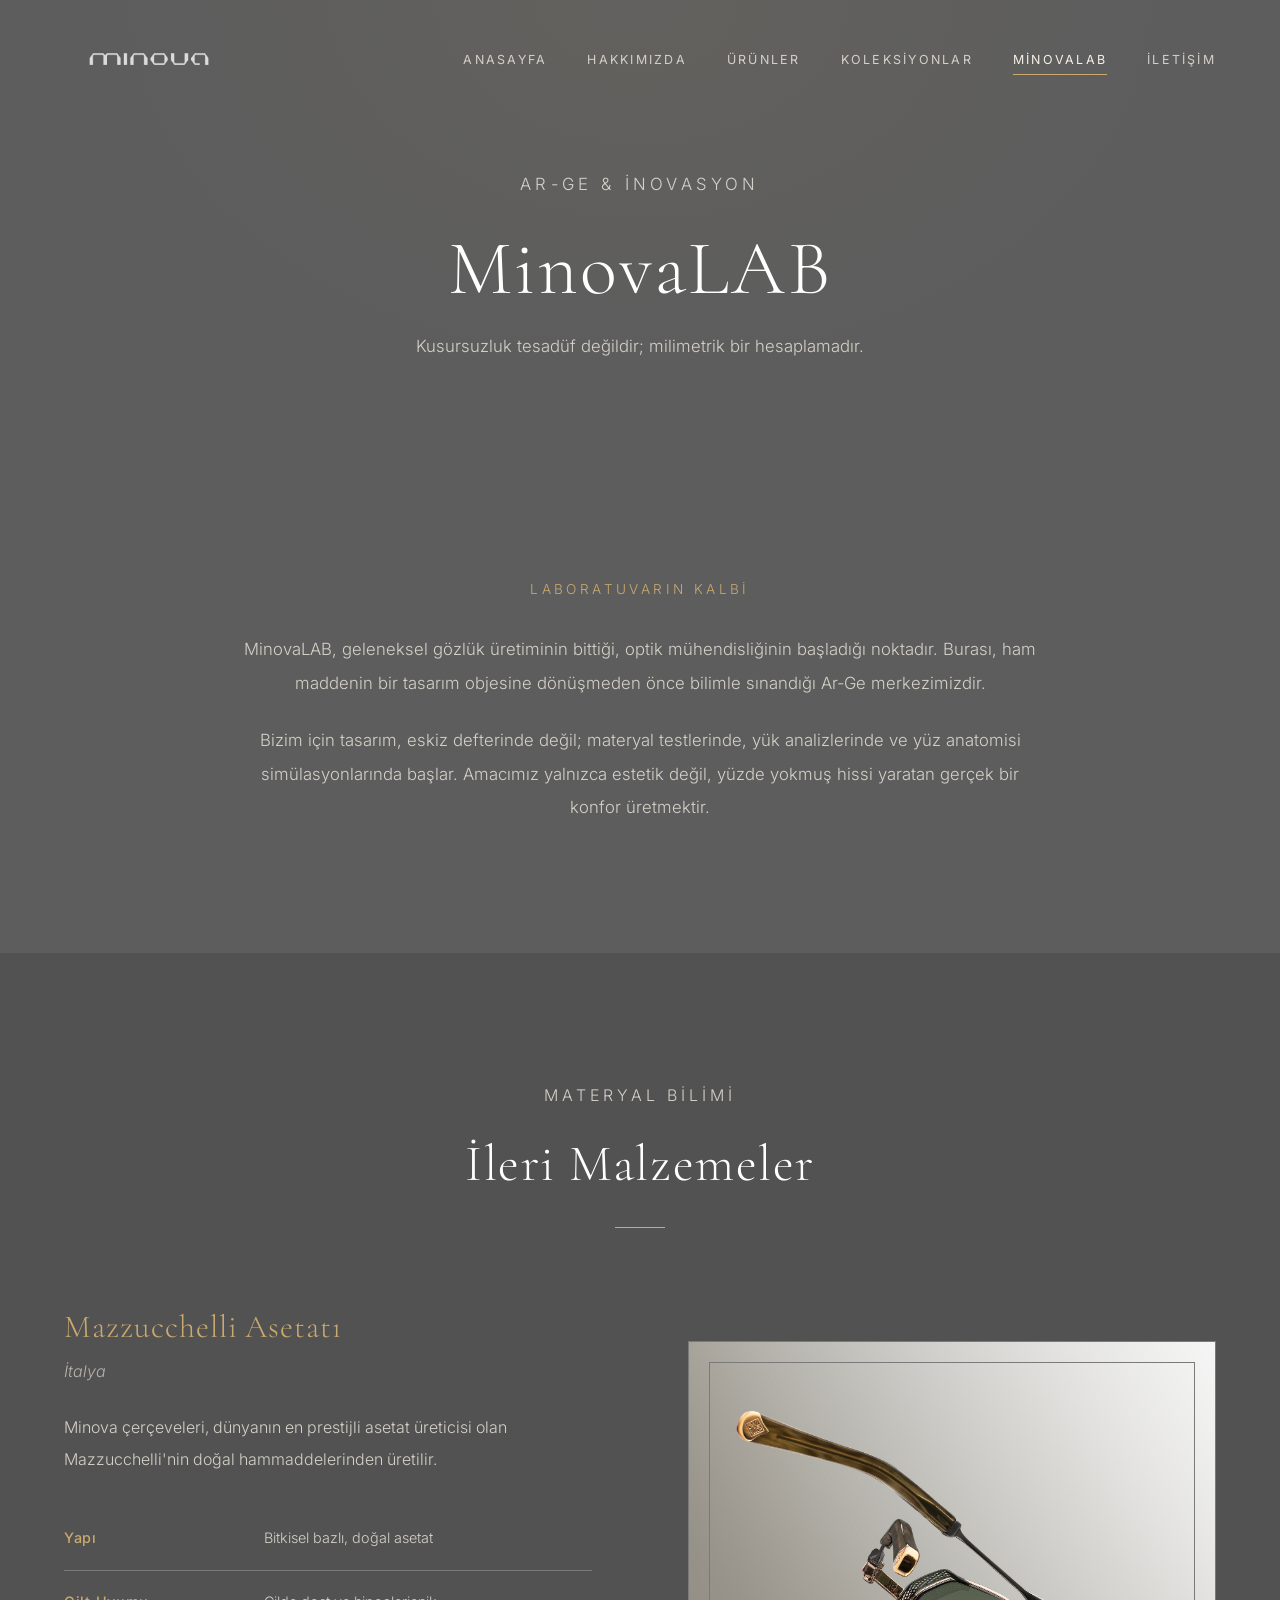
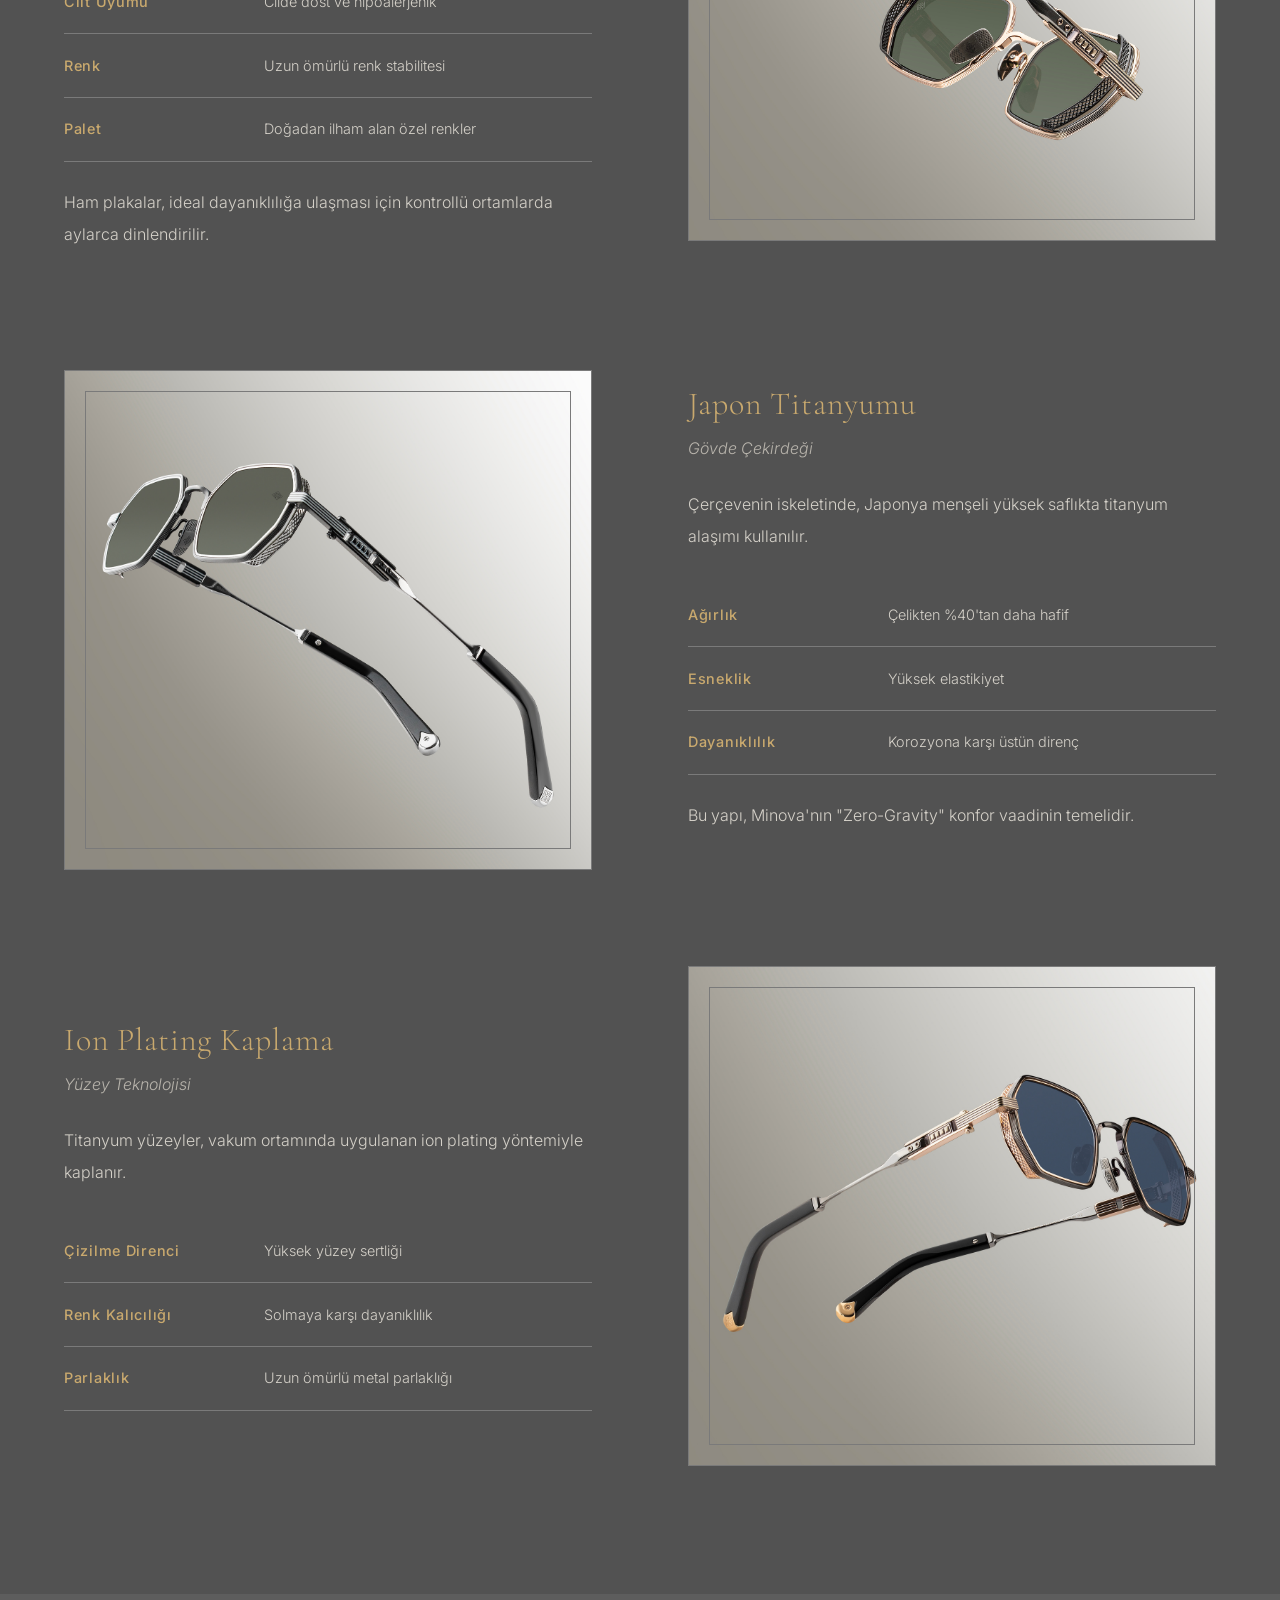
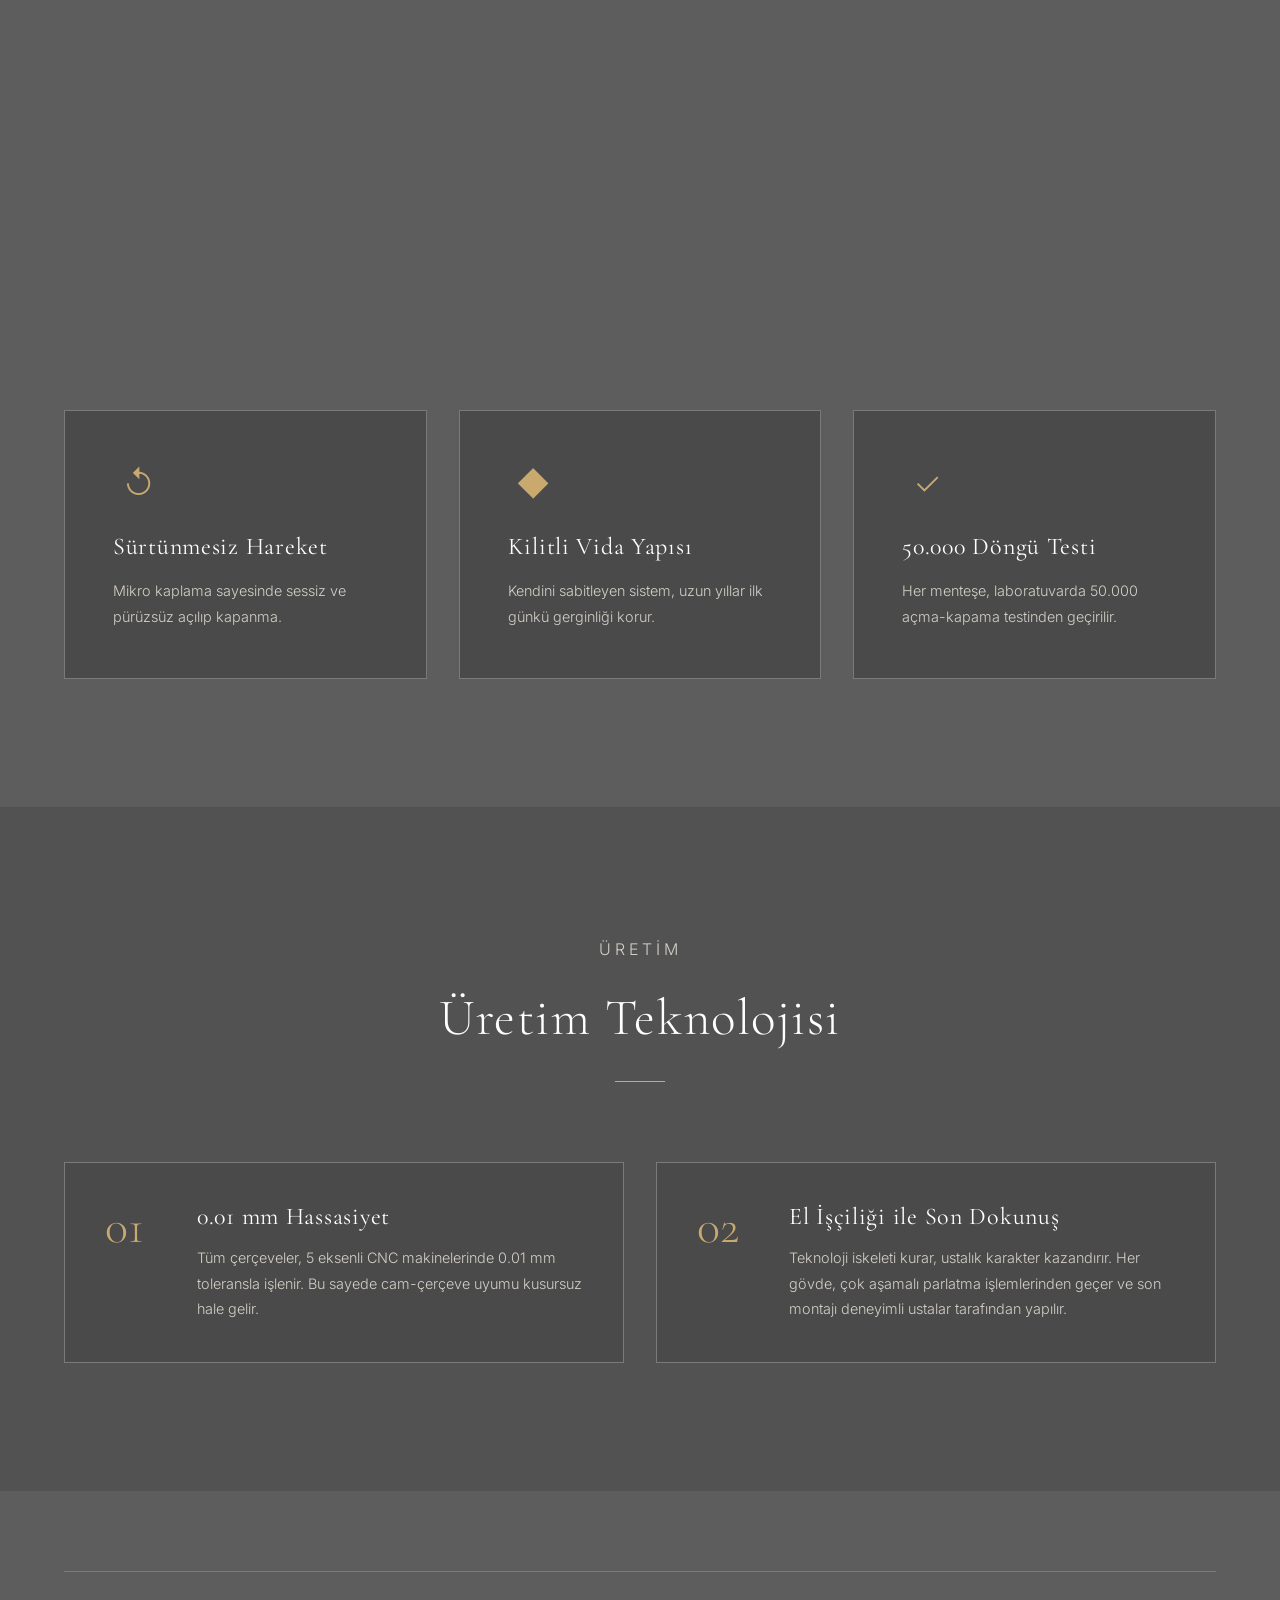
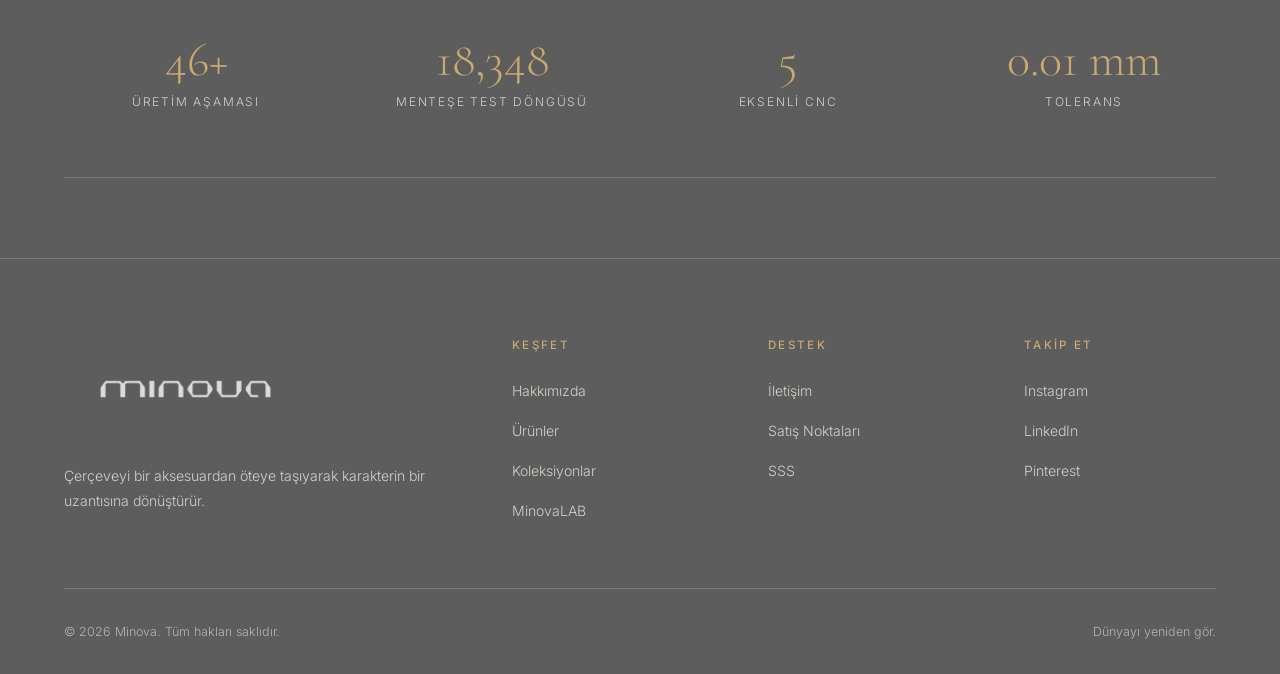
<file: pages/minovalab.html>
<!DOCTYPE html>
<html lang="tr">
<head>
  <meta charset="UTF-8">
  <meta name="viewport" content="width=device-width, initial-scale=1.0">
  <title>MinovaLAB – MINOVA</title>
  <link rel="stylesheet" href="../css/style.css">
</head>
<body>

  <!-- Navigation -->
  <nav class="navbar">
    <a href="../index.html" class="navbar-brand"><img src="../assets/logo-white.png" alt="Minova" class="logo-light"><img src="../assets/logo.png" alt="Minova" class="logo-dark"></a>
    <ul class="nav-links">
      <li><a href="../index.html">Anasayfa</a></li>
      <li><a href="hakkimizda.html">Hakkımızda</a></li>
      <li><a href="urunler.html">Ürünler</a></li>
      <li><a href="koleksiyonlar.html">Koleksiyonlar</a></li>
      <li><a href="minovalab.html" class="active">MinovaLAB</a></li>
      <li><a href="iletisim.html">İletişim</a></li>
    </ul>
    <div class="menu-toggle">
      <span></span><span></span><span></span>
    </div>
  </nav>

  <!-- Page Header -->
  <section class="page-header">
    <div class="page-header-content">
      <p class="subtitle">Ar-Ge &amp; İnovasyon</p>
      <h1>MinovaLAB</h1>
      <p>Kusursuzluk tesadüf değildir; milimetrik bir hesaplamadır.</p>
    </div>
  </section>

  <!-- Lab Intro -->
  <section class="section">
    <div class="container-narrow">
      <div class="reveal" style="text-align: center;">
        <p class="subtitle" style="margin-bottom: 2rem;">Laboratuvarın Kalbi</p>
        <p style="color: var(--color-text-muted); font-size: 1.05rem; line-height: 2; margin-bottom: 1.5rem;">
          MinovaLAB, geleneksel gözlük üretiminin bittiği, optik mühendisliğinin başladığı noktadır.
          Burası, ham maddenin bir tasarım objesine dönüşmeden önce bilimle sınandığı Ar-Ge merkezimizdir.
        </p>
        <p style="color: var(--color-text-muted); font-size: 1.05rem; line-height: 2;">
          Bizim için tasarım, eskiz defterinde değil; materyal testlerinde, yük analizlerinde
          ve yüz anatomisi simülasyonlarında başlar. Amacımız yalnızca estetik değil,
          yüzde yokmuş hissi yaratan gerçek bir konfor üretmektir.
        </p>
      </div>
    </div>
  </section>

  <!-- Materials -->
  <section class="section bg-alt">
    <div class="container">
      <div class="section-header reveal">
        <p class="subtitle">Materyal Bilimi</p>
        <h2>İleri Malzemeler</h2>
        <div class="divider"></div>
      </div>

      <!-- Mazzucchelli -->
      <div class="manifesto reveal" style="margin-bottom: 6rem;">
        <div class="manifesto-text">
          <h3 style="color: var(--color-gold); margin-bottom: 0.5rem;">Mazzucchelli Asetatı</h3>
          <p style="font-style: italic; color: var(--color-text-dim); margin-bottom: 1.5rem;">İtalya</p>
          <p>
            Minova çerçeveleri, dünyanın en prestijli asetat üreticisi olan
            Mazzucchelli'nin doğal hammaddelerinden üretilir.
          </p>
          <table class="specs-table" style="margin-top: 2rem;">
            <tr><td>Yapı</td><td>Bitkisel bazlı, doğal asetat</td></tr>
            <tr><td>Cilt Uyumu</td><td>Cilde dost ve hipoalerjenik</td></tr>
            <tr><td>Renk</td><td>Uzun ömürlü renk stabilitesi</td></tr>
            <tr><td>Palet</td><td>Doğadan ilham alan özel renkler</td></tr>
          </table>
          <p style="margin-top: 1.5rem;">
            Ham plakalar, ideal dayanıklılığa ulaşması için kontrollü ortamlarda aylarca dinlendirilir.
          </p>
        </div>
        <div class="manifesto-visual">
          <img src="../assets/lifestyle/lifestyle-3.jpeg" alt="Mazzucchelli Asetat Detay">
        </div>
      </div>

      <!-- Japanese Titanium -->
      <div class="manifesto reveal" style="margin-bottom: 6rem;">
        <div class="manifesto-visual" style="order: 1;">
          <img src="../assets/lifestyle/lifestyle-1.jpeg" alt="Japon Titanyumu Detay">
        </div>
        <div class="manifesto-text" style="order: 2;">
          <h3 style="color: var(--color-gold); margin-bottom: 0.5rem;">Japon Titanyumu</h3>
          <p style="font-style: italic; color: var(--color-text-dim); margin-bottom: 1.5rem;">Gövde Çekirdeği</p>
          <p>
            Çerçevenin iskeletinde, Japonya menşeli yüksek saflıkta titanyum alaşımı kullanılır.
          </p>
          <table class="specs-table" style="margin-top: 2rem;">
            <tr><td>Ağırlık</td><td>Çelikten %40'tan daha hafif</td></tr>
            <tr><td>Esneklik</td><td>Yüksek elastikiyet</td></tr>
            <tr><td>Dayanıklılık</td><td>Korozyona karşı üstün direnç</td></tr>
          </table>
          <p style="margin-top: 1.5rem;">
            Bu yapı, Minova'nın "Zero-Gravity" konfor vaadinin temelidir.
          </p>
        </div>
      </div>

      <!-- Ion Plating -->
      <div class="manifesto reveal">
        <div class="manifesto-text">
          <h3 style="color: var(--color-gold); margin-bottom: 0.5rem;">Ion Plating Kaplama</h3>
          <p style="font-style: italic; color: var(--color-text-dim); margin-bottom: 1.5rem;">Yüzey Teknolojisi</p>
          <p>
            Titanyum yüzeyler, vakum ortamında uygulanan ion plating yöntemiyle kaplanır.
          </p>
          <table class="specs-table" style="margin-top: 2rem;">
            <tr><td>Çizilme Direnci</td><td>Yüksek yüzey sertliği</td></tr>
            <tr><td>Renk Kalıcılığı</td><td>Solmaya karşı dayanıklılık</td></tr>
            <tr><td>Parlaklık</td><td>Uzun ömürlü metal parlaklığı</td></tr>
          </table>
        </div>
        <div class="manifesto-visual">
          <img src="../assets/lifestyle/lifestyle-6.jpeg" alt="Ion Plating Kaplama Detay">
        </div>
      </div>
    </div>
  </section>

  <!-- M-Lock Hinge -->
  <section class="section">
    <div class="container">
      <div class="section-header reveal">
        <p class="subtitle">Mekanik İnovasyon</p>
        <h2>M-Lock&trade; Menteşe Sistemi</h2>
        <div class="divider"></div>
        <p>Bir çerçevenin ömrünü menteşesi belirler.</p>
      </div>
      <div class="grid-3">
        <div class="card reveal reveal-delay-1">
          <div class="card-icon" style="font-size: 2rem;">&#8634;</div>
          <h4>Sürtünmesiz Hareket</h4>
          <p>Mikro kaplama sayesinde sessiz ve pürüzsüz açılıp kapanma.</p>
        </div>
        <div class="card reveal reveal-delay-2">
          <div class="card-icon" style="font-size: 2rem;">&#9670;</div>
          <h4>Kilitli Vida Yapısı</h4>
          <p>Kendini sabitleyen sistem, uzun yıllar ilk günkü gerginliği korur.</p>
        </div>
        <div class="card reveal reveal-delay-3">
          <div class="card-icon" style="font-size: 2rem;">&#10003;</div>
          <h4>50.000 Döngü Testi</h4>
          <p>Her menteşe, laboratuvarda 50.000 açma-kapama testinden geçirilir.</p>
        </div>
      </div>
    </div>
  </section>

  <!-- Production Technology -->
  <section class="section bg-alt">
    <div class="container">
      <div class="section-header reveal">
        <p class="subtitle">Üretim</p>
        <h2>Üretim Teknolojisi</h2>
        <div class="divider"></div>
      </div>
      <div class="grid-2">
        <div class="feature-item reveal">
          <div class="feature-number">01</div>
          <div>
            <h4>0.01 mm Hassasiyet</h4>
            <p>Tüm çerçeveler, 5 eksenli CNC makinelerinde 0.01 mm toleransla işlenir. Bu sayede cam-çerçeve uyumu kusursuz hale gelir.</p>
          </div>
        </div>
        <div class="feature-item reveal reveal-delay-1">
          <div class="feature-number">02</div>
          <div>
            <h4>El İşçiliği ile Son Dokunuş</h4>
            <p>Teknoloji iskeleti kurar, ustalık karakter kazandırır. Her gövde, çok aşamalı parlatma işlemlerinden geçer ve son montajı deneyimli ustalar tarafından yapılır.</p>
          </div>
        </div>
      </div>
    </div>
  </section>

  <!-- Stats -->
  <section class="section-sm">
    <div class="container">
      <div class="stats reveal">
        <div class="stat-item">
          <div class="stat-number" data-count="120" data-suffix="+">0</div>
          <div class="stat-label">Üretim Aşaması</div>
        </div>
        <div class="stat-item">
          <div class="stat-number" data-count="50000">0</div>
          <div class="stat-label">Menteşe Test Döngüsü</div>
        </div>
        <div class="stat-item">
          <div class="stat-number" data-count="5">0</div>
          <div class="stat-label">Eksenli CNC</div>
        </div>
        <div class="stat-item">
          <div class="stat-number" data-count="1" data-prefix="0.0" data-suffix=" mm">0</div>
          <div class="stat-label">Tolerans</div>
        </div>
      </div>
    </div>
  </section>

  <!-- Footer -->
  <footer class="footer">
    <div class="footer-content">
      <div>
        <div class="footer-brand"><img src="../assets/logo-white.png" alt="Minova"></div>
        <p class="footer-desc">Çerçeveyi bir aksesuardan öteye taşıyarak karakterin bir uzantısına dönüştürür.</p>
      </div>
      <div class="footer-col">
        <h5>Keşfet</h5>
        <ul>
          <li><a href="hakkimizda.html">Hakkımızda</a></li>
          <li><a href="urunler.html">Ürünler</a></li>
          <li><a href="koleksiyonlar.html">Koleksiyonlar</a></li>
          <li><a href="minovalab.html">MinovaLAB</a></li>
        </ul>
      </div>
      <div class="footer-col">
        <h5>Destek</h5>
        <ul>
          <li><a href="iletisim.html">İletişim</a></li>
          <li><a href="#">Satış Noktaları</a></li>
          <li><a href="#">SSS</a></li>
        </ul>
      </div>
      <div class="footer-col">
        <h5>Takip Et</h5>
        <ul>
          <li><a href="#">Instagram</a></li>
          <li><a href="#">LinkedIn</a></li>
          <li><a href="#">Pinterest</a></li>
        </ul>
      </div>
    </div>
    <div class="footer-bottom">
      <span>&copy; 2026 Minova. Tüm hakları saklıdır.</span>
      <span>Dünyayı yeniden gör.</span>
    </div>
  </footer>

  <script src="../js/main.js"></script>
</body>
</html>
</file>
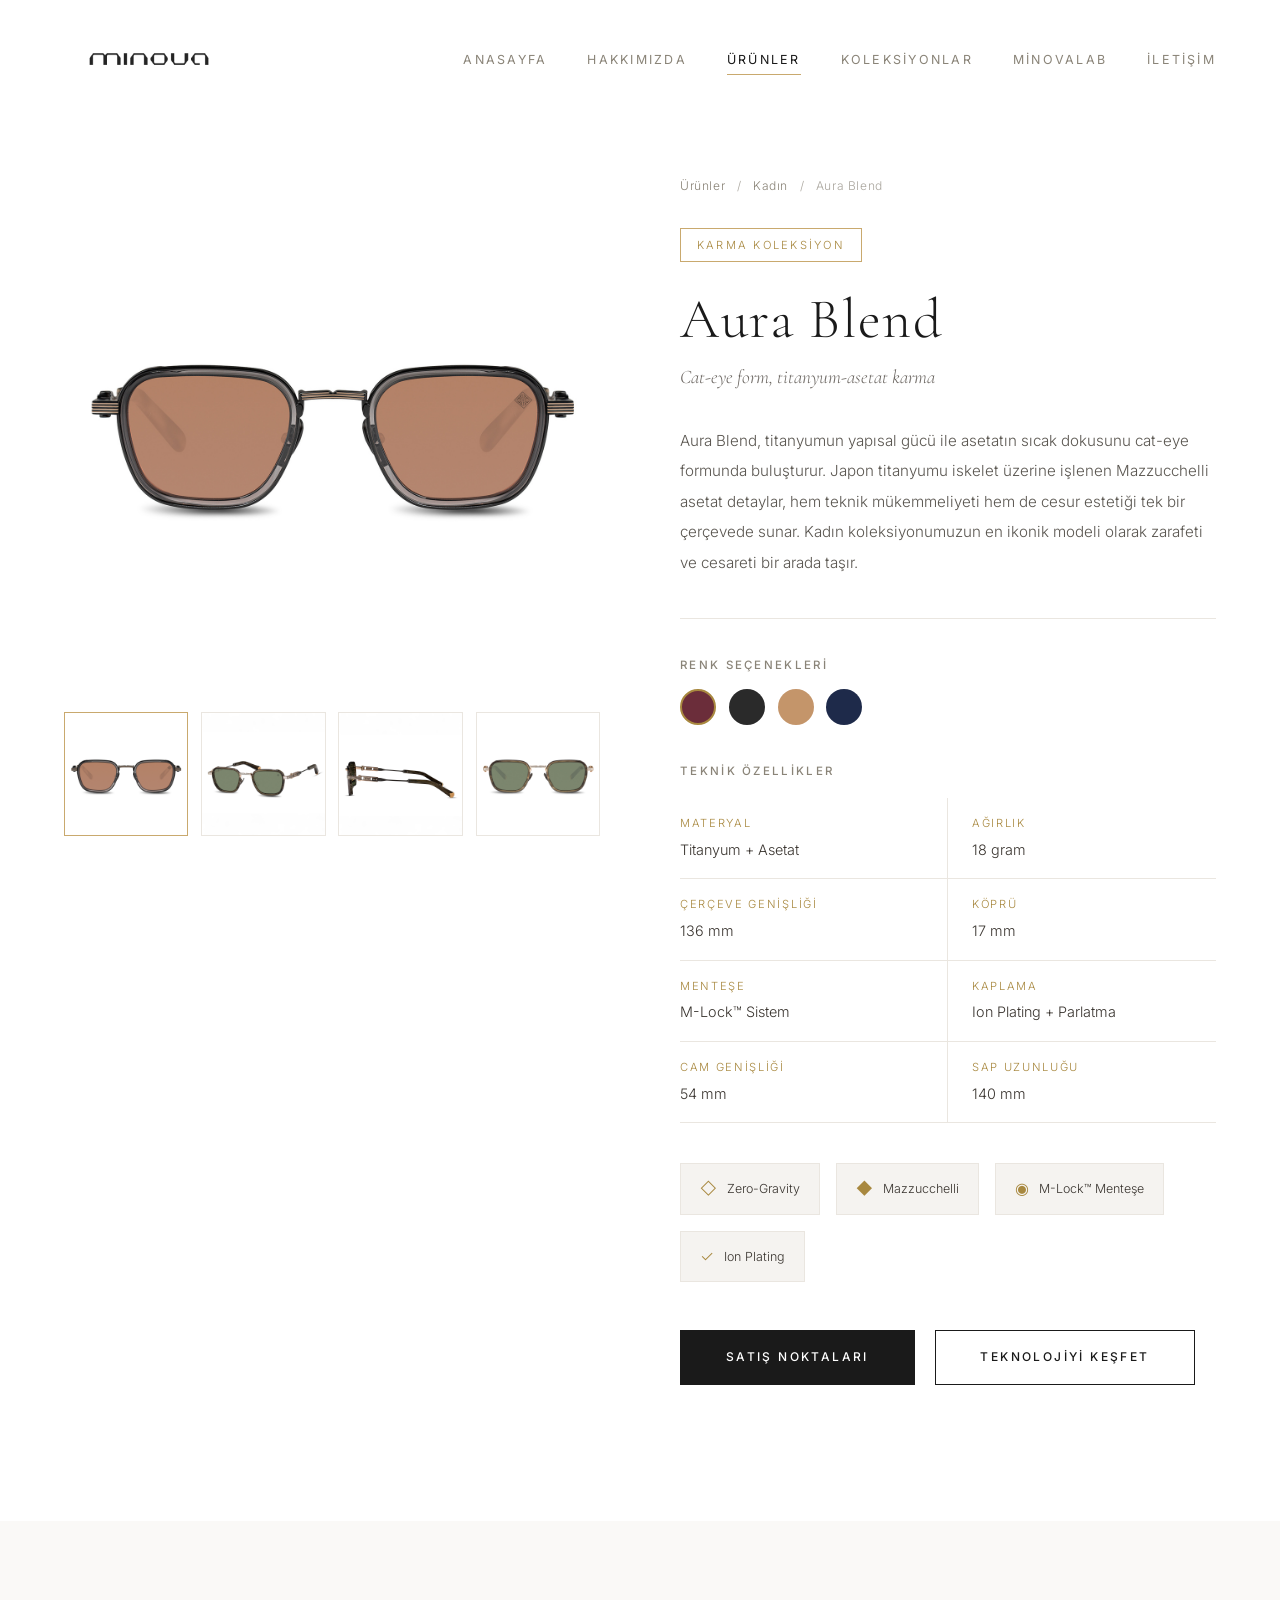
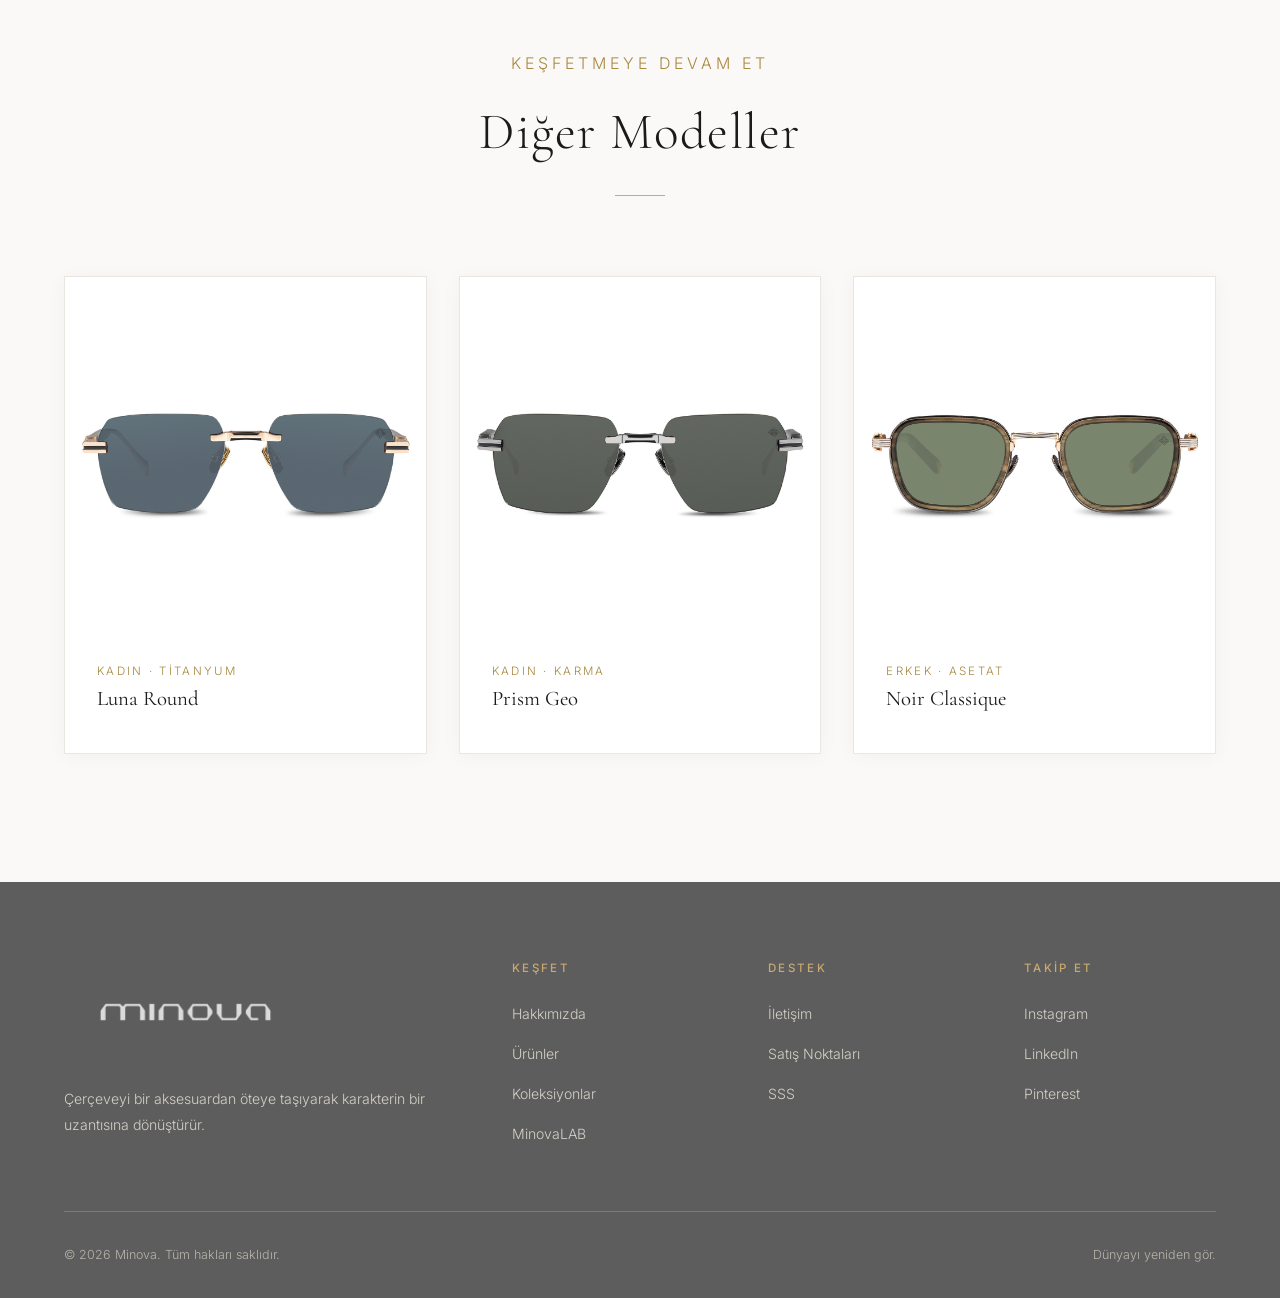
<file: pages/urun-aura-blend.html>
<!DOCTYPE html>
<html lang="tr">
<head>
  <meta charset="UTF-8">
  <meta name="viewport" content="width=device-width, initial-scale=1.0">
  <title>Aura Blend – MINOVA</title>
  <link rel="stylesheet" href="../css/style.css">
</head>
<body class="theme-light">

  <!-- Navigation -->
  <nav class="navbar">
    <a href="../index.html" class="navbar-brand"><img src="../assets/logo-white.png" alt="Minova" class="logo-light"><img src="../assets/logo.png" alt="Minova" class="logo-dark"></a>
    <ul class="nav-links">
      <li><a href="../index.html">Anasayfa</a></li>
      <li><a href="hakkimizda.html">Hakkımızda</a></li>
      <li><a href="urunler.html" class="active">Ürünler</a></li>
      <li><a href="koleksiyonlar.html">Koleksiyonlar</a></li>
      <li><a href="minovalab.html">MinovaLAB</a></li>
      <li><a href="iletisim.html">İletişim</a></li>
    </ul>
    <div class="menu-toggle"><span></span><span></span><span></span></div>
  </nav>

  <!-- Product Detail -->
  <section class="section" style="padding-top: 10rem;">
    <div class="container">
      <div class="product-detail reveal">
        <!-- Gallery -->
        <div class="product-gallery">
          <div class="product-gallery-main">
            <img src="../assets/products/aura-blend.jpg" alt="Aura Blend">
          </div>
          <div class="product-gallery-thumbs">
            <div class="product-thumb active"><img src="../assets/products/aura-blend.jpg" alt="Ön"></div>
            <div class="product-thumb"><img src="../assets/products/angles/angle-2.jpeg" alt="Yan"></div>
            <div class="product-thumb"><img src="../assets/products/angles/angle-3.jpeg" alt="Detay"></div>
            <div class="product-thumb"><img src="../assets/products/angles/angle-1.jpeg" alt="Ön Açı"></div>
          </div>
        </div>

        <!-- Info -->
        <div class="product-detail-info">
          <div class="breadcrumb">
            <a href="urunler.html">Ürünler</a>
            <span>/</span>
            <a href="urunler.html">Kadın</a>
            <span>/</span>
            Aura Blend
          </div>

          <div class="product-collection-tag">Karma Koleksiyon</div>
          <h1>Aura Blend</h1>
          <p class="product-tagline">Cat-eye form, titanyum-asetat karma</p>

          <p class="product-description">
            Aura Blend, titanyumun yapısal gücü ile asetatın sıcak dokusunu cat-eye formunda buluşturur.
            Japon titanyumu iskelet üzerine işlenen Mazzucchelli asetat detaylar, hem teknik mükemmeliyeti
            hem de cesur estetiği tek bir çerçevede sunar. Kadın koleksiyonumuzun en ikonik modeli olarak
            zarafeti ve cesareti bir arada taşır.
          </p>

          <!-- Colors -->
          <div class="color-options">
            <h5>Renk Seçenekleri</h5>
            <div class="color-swatches">
              <div class="color-swatch active" style="background: #6B2D3A;" data-name="Bordo"></div>
              <div class="color-swatch" style="background: #2a2a2a;" data-name="Siyah"></div>
              <div class="color-swatch" style="background: #C4956A;" data-name="Bal Rengi"></div>
              <div class="color-swatch" style="background: #1E2A4A;" data-name="Lacivert"></div>
            </div>
          </div>

          <!-- Specs -->
          <div class="product-specs">
            <h5>Teknik Özellikler</h5>
            <div class="specs-grid">
              <div class="spec-item">
                <div class="spec-label">Materyal</div>
                <div class="spec-value">Titanyum + Asetat</div>
              </div>
              <div class="spec-item">
                <div class="spec-label">Ağırlık</div>
                <div class="spec-value">18 gram</div>
              </div>
              <div class="spec-item">
                <div class="spec-label">Çerçeve Genişliği</div>
                <div class="spec-value">136 mm</div>
              </div>
              <div class="spec-item">
                <div class="spec-label">Köprü</div>
                <div class="spec-value">17 mm</div>
              </div>
              <div class="spec-item">
                <div class="spec-label">Menteşe</div>
                <div class="spec-value">M-Lock&trade; Sistem</div>
              </div>
              <div class="spec-item">
                <div class="spec-label">Kaplama</div>
                <div class="spec-value">Ion Plating + Parlatma</div>
              </div>
              <div class="spec-item">
                <div class="spec-label">Cam Genişliği</div>
                <div class="spec-value">54 mm</div>
              </div>
              <div class="spec-item">
                <div class="spec-label">Sap Uzunluğu</div>
                <div class="spec-value">140 mm</div>
              </div>
            </div>
          </div>

          <!-- Tech badges -->
          <div class="product-tech">
            <div class="tech-badge"><span class="tech-icon">&#9671;</span> Zero-Gravity</div>
            <div class="tech-badge"><span class="tech-icon">&#9670;</span> Mazzucchelli</div>
            <div class="tech-badge"><span class="tech-icon">&#9673;</span> M-Lock&trade; Menteşe</div>
            <div class="tech-badge"><span class="tech-icon">&#10003;</span> Ion Plating</div>
          </div>

          <a href="iletisim.html" class="btn btn-filled">Satış Noktaları</a>
          <a href="minovalab.html" class="btn" style="margin-left: 1rem;">Teknolojiyi Keşfet</a>
        </div>
      </div>
    </div>
  </section>

  <!-- Related Products -->
  <section class="section bg-alt">
    <div class="container">
      <div class="section-header reveal">
        <p class="subtitle">Keşfetmeye Devam Et</p>
        <h2>Diğer Modeller</h2>
        <div class="divider"></div>
      </div>
      <div class="grid-3">
        <a href="urun-luna-round.html" class="product-card-link">
          <div class="product-card reveal reveal-delay-1">
            <div class="product-image">
              <img src="../assets/products/luna-round.jpg" alt="Luna Round">
            </div>
            <div class="product-info">
              <p class="product-category">Kadın &middot; Titanyum</p>
              <p class="product-name">Luna Round</p>
            </div>
          </div>
        </a>
        <a href="urun-prism-geo.html" class="product-card-link">
          <div class="product-card reveal reveal-delay-2">
            <div class="product-image">
              <img src="../assets/products/prism-geo.jpg" alt="Prism Geo">
            </div>
            <div class="product-info">
              <p class="product-category">Kadın &middot; Karma</p>
              <p class="product-name">Prism Geo</p>
            </div>
          </div>
        </a>
        <a href="urun-noir-classique.html" class="product-card-link">
          <div class="product-card reveal reveal-delay-3">
            <div class="product-image">
              <img src="../assets/products/noir-classique.jpg" alt="Noir Classique">
            </div>
            <div class="product-info">
              <p class="product-category">Erkek &middot; Asetat</p>
              <p class="product-name">Noir Classique</p>
            </div>
          </div>
        </a>
      </div>
    </div>
  </section>

  <!-- Footer -->
  <footer class="footer">
    <div class="footer-content">
      <div>
        <div class="footer-brand"><img src="../assets/logo-white.png" alt="Minova"></div>
        <p class="footer-desc">Çerçeveyi bir aksesuardan öteye taşıyarak karakterin bir uzantısına dönüştürür.</p>
      </div>
      <div class="footer-col">
        <h5>Keşfet</h5>
        <ul>
          <li><a href="hakkimizda.html">Hakkımızda</a></li>
          <li><a href="urunler.html">Ürünler</a></li>
          <li><a href="koleksiyonlar.html">Koleksiyonlar</a></li>
          <li><a href="minovalab.html">MinovaLAB</a></li>
        </ul>
      </div>
      <div class="footer-col">
        <h5>Destek</h5>
        <ul>
          <li><a href="iletisim.html">İletişim</a></li>
          <li><a href="#">Satış Noktaları</a></li>
          <li><a href="#">SSS</a></li>
        </ul>
      </div>
      <div class="footer-col">
        <h5>Takip Et</h5>
        <ul>
          <li><a href="#">Instagram</a></li>
          <li><a href="#">LinkedIn</a></li>
          <li><a href="#">Pinterest</a></li>
        </ul>
      </div>
    </div>
    <div class="footer-bottom">
      <span>&copy; 2026 Minova. Tüm hakları saklıdır.</span>
      <span>Dünyayı yeniden gör.</span>
    </div>
  </footer>

  <script src="../js/main.js"></script>
</body>
</html>
</file>
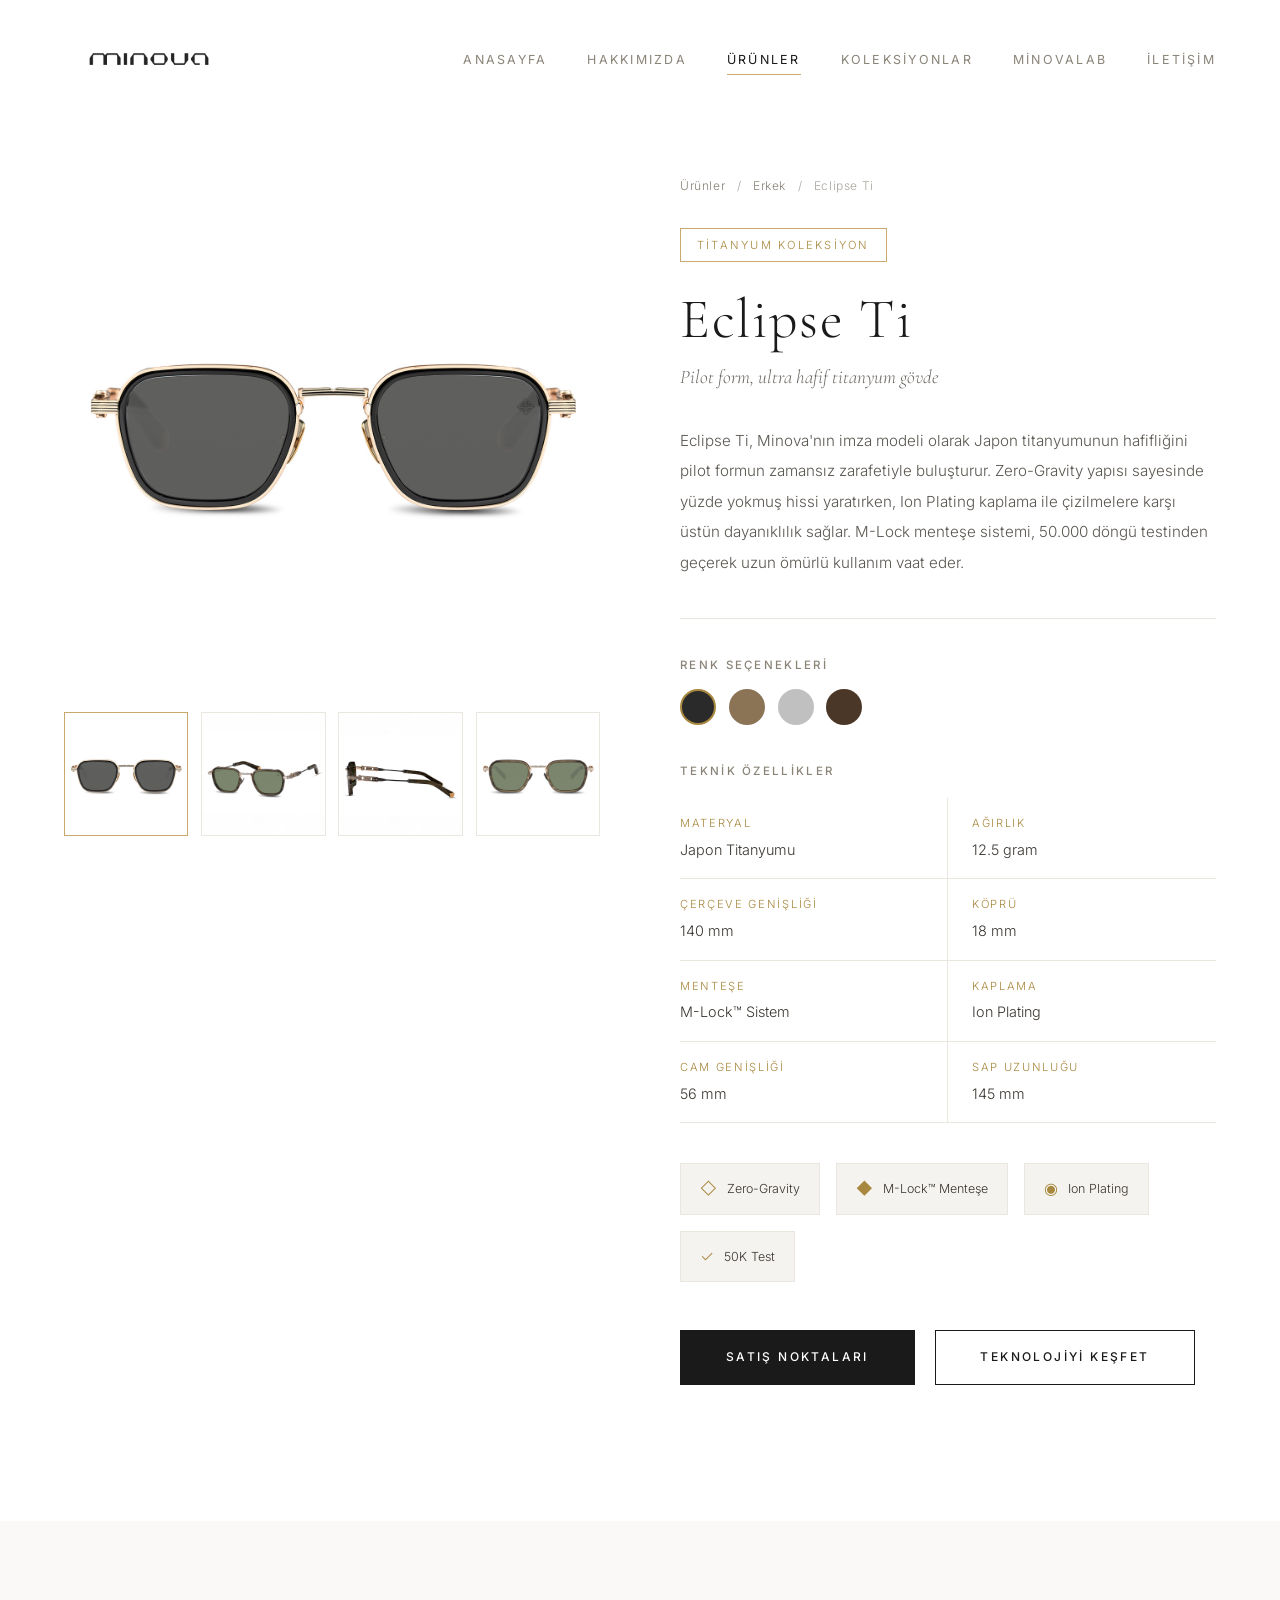
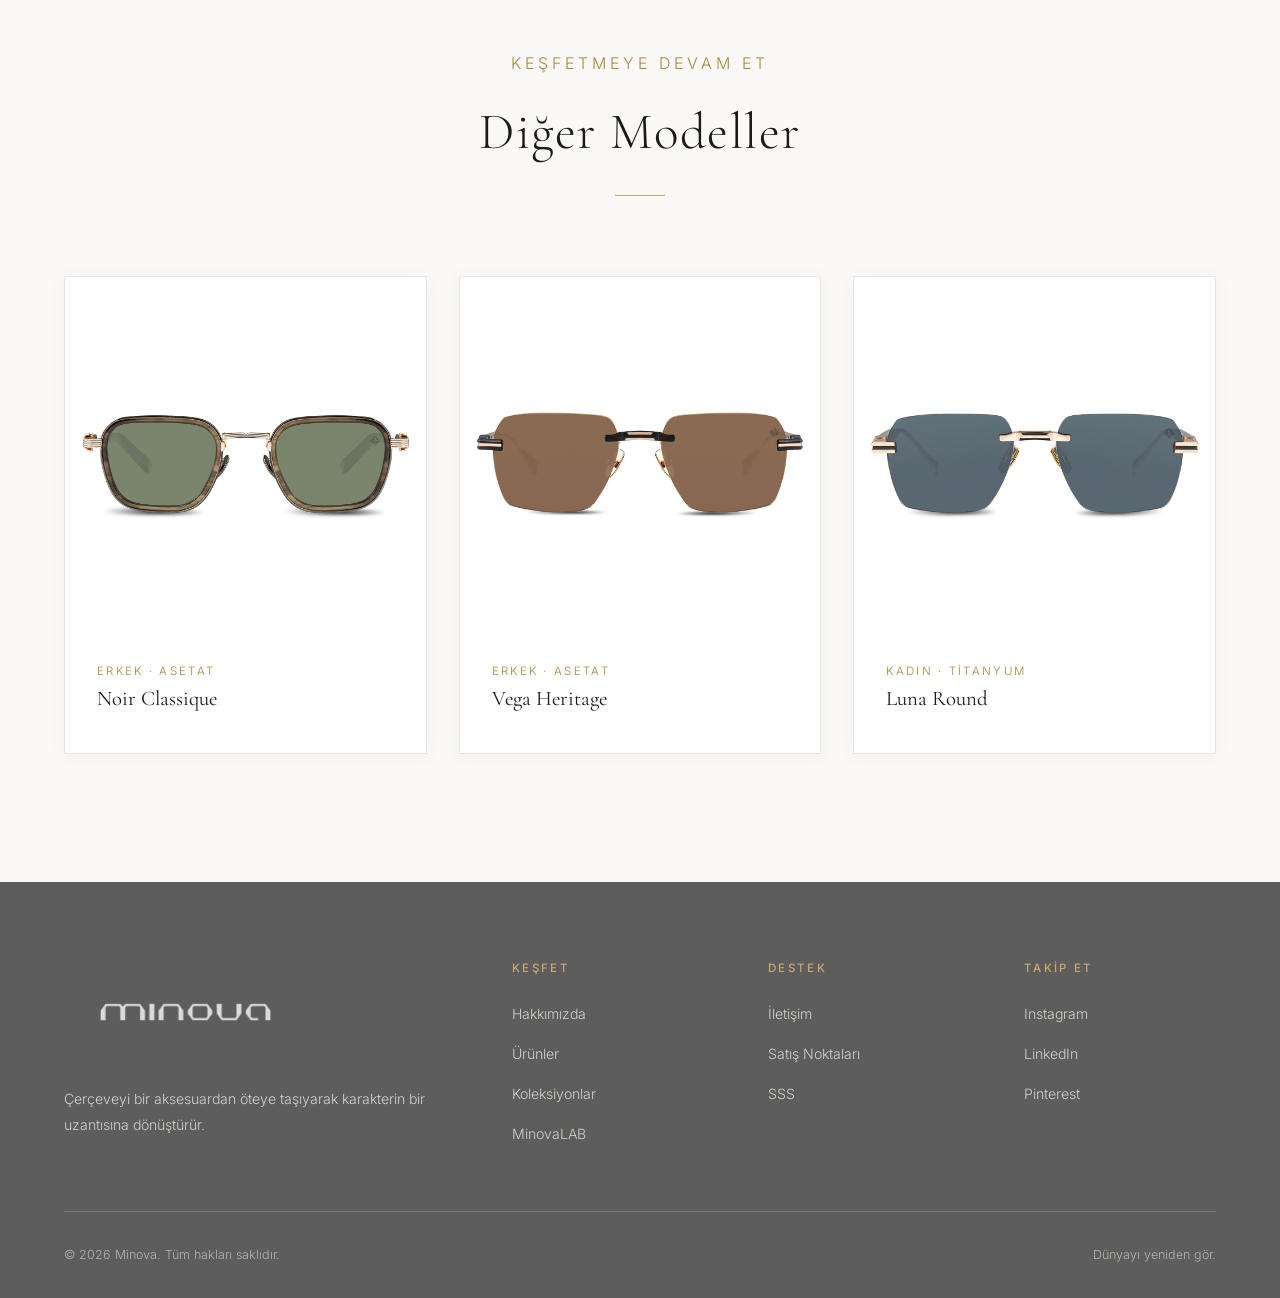
<file: pages/urun-eclipse-ti.html>
<!DOCTYPE html>
<html lang="tr">
<head>
  <meta charset="UTF-8">
  <meta name="viewport" content="width=device-width, initial-scale=1.0">
  <title>Eclipse Ti – MINOVA</title>
  <link rel="stylesheet" href="../css/style.css">
</head>
<body class="theme-light">

  <!-- Navigation -->
  <nav class="navbar">
    <a href="../index.html" class="navbar-brand"><img src="../assets/logo-white.png" alt="Minova" class="logo-light"><img src="../assets/logo.png" alt="Minova" class="logo-dark"></a>
    <ul class="nav-links">
      <li><a href="../index.html">Anasayfa</a></li>
      <li><a href="hakkimizda.html">Hakkımızda</a></li>
      <li><a href="urunler.html" class="active">Ürünler</a></li>
      <li><a href="koleksiyonlar.html">Koleksiyonlar</a></li>
      <li><a href="minovalab.html">MinovaLAB</a></li>
      <li><a href="iletisim.html">İletişim</a></li>
    </ul>
    <div class="menu-toggle"><span></span><span></span><span></span></div>
  </nav>

  <!-- Product Detail -->
  <section class="section" style="padding-top: 10rem;">
    <div class="container">
      <div class="product-detail reveal">
        <!-- Gallery -->
        <div class="product-gallery">
          <div class="product-gallery-main">
            <img src="../assets/products/eclipse-ti.jpg" alt="Eclipse Ti">
          </div>
          <div class="product-gallery-thumbs">
            <div class="product-thumb active"><img src="../assets/products/eclipse-ti.jpg" alt="Ön"></div>
            <div class="product-thumb"><img src="../assets/products/angles/angle-2.jpeg" alt="Yan"></div>
            <div class="product-thumb"><img src="../assets/products/angles/angle-3.jpeg" alt="Detay"></div>
            <div class="product-thumb"><img src="../assets/products/angles/angle-1.jpeg" alt="Ön Açı"></div>
          </div>
        </div>

        <!-- Info -->
        <div class="product-detail-info">
          <div class="breadcrumb">
            <a href="urunler.html">Ürünler</a>
            <span>/</span>
            <a href="urunler.html">Erkek</a>
            <span>/</span>
            Eclipse Ti
          </div>

          <div class="product-collection-tag">Titanyum Koleksiyon</div>
          <h1>Eclipse Ti</h1>
          <p class="product-tagline">Pilot form, ultra hafif titanyum gövde</p>

          <p class="product-description">
            Eclipse Ti, Minova'nın imza modeli olarak Japon titanyumunun hafifliğini pilot formun zamansız
            zarafetiyle buluşturur. Zero-Gravity yapısı sayesinde yüzde yokmuş hissi yaratırken,
            Ion Plating kaplama ile çizilmelere karşı üstün dayanıklılık sağlar.
            M-Lock menteşe sistemi, 50.000 döngü testinden geçerek uzun ömürlü kullanım vaat eder.
          </p>

          <!-- Colors -->
          <div class="color-options">
            <h5>Renk Seçenekleri</h5>
            <div class="color-swatches">
              <div class="color-swatch active" style="background: #2a2a2a;" data-name="Siyah"></div>
              <div class="color-swatch" style="background: #8B7355;" data-name="Antik Gold"></div>
              <div class="color-swatch" style="background: #C0C0C0;" data-name="Gümüş"></div>
              <div class="color-swatch" style="background: #4a3728;" data-name="Koyu Kahve"></div>
            </div>
          </div>

          <!-- Specs -->
          <div class="product-specs">
            <h5>Teknik Özellikler</h5>
            <div class="specs-grid">
              <div class="spec-item">
                <div class="spec-label">Materyal</div>
                <div class="spec-value">Japon Titanyumu</div>
              </div>
              <div class="spec-item">
                <div class="spec-label">Ağırlık</div>
                <div class="spec-value">12.5 gram</div>
              </div>
              <div class="spec-item">
                <div class="spec-label">Çerçeve Genişliği</div>
                <div class="spec-value">140 mm</div>
              </div>
              <div class="spec-item">
                <div class="spec-label">Köprü</div>
                <div class="spec-value">18 mm</div>
              </div>
              <div class="spec-item">
                <div class="spec-label">Menteşe</div>
                <div class="spec-value">M-Lock&trade; Sistem</div>
              </div>
              <div class="spec-item">
                <div class="spec-label">Kaplama</div>
                <div class="spec-value">Ion Plating</div>
              </div>
              <div class="spec-item">
                <div class="spec-label">Cam Genişliği</div>
                <div class="spec-value">56 mm</div>
              </div>
              <div class="spec-item">
                <div class="spec-label">Sap Uzunluğu</div>
                <div class="spec-value">145 mm</div>
              </div>
            </div>
          </div>

          <!-- Tech badges -->
          <div class="product-tech">
            <div class="tech-badge"><span class="tech-icon">&#9671;</span> Zero-Gravity</div>
            <div class="tech-badge"><span class="tech-icon">&#9670;</span> M-Lock&trade; Menteşe</div>
            <div class="tech-badge"><span class="tech-icon">&#9673;</span> Ion Plating</div>
            <div class="tech-badge"><span class="tech-icon">&#10003;</span> 50K Test</div>
          </div>

          <a href="iletisim.html" class="btn btn-filled">Satış Noktaları</a>
          <a href="minovalab.html" class="btn" style="margin-left: 1rem;">Teknolojiyi Keşfet</a>
        </div>
      </div>
    </div>
  </section>

  <!-- Related Products -->
  <section class="section bg-alt">
    <div class="container">
      <div class="section-header reveal">
        <p class="subtitle">Keşfetmeye Devam Et</p>
        <h2>Diğer Modeller</h2>
        <div class="divider"></div>
      </div>
      <div class="grid-3">
        <a href="urun-noir-classique.html" class="product-card-link">
          <div class="product-card reveal reveal-delay-1">
            <div class="product-image">
              <img src="../assets/products/noir-classique.jpg" alt="Noir Classique">
            </div>
            <div class="product-info">
              <p class="product-category">Erkek &middot; Asetat</p>
              <p class="product-name">Noir Classique</p>
            </div>
          </div>
        </a>
        <a href="urun-vega-heritage.html" class="product-card-link">
          <div class="product-card reveal reveal-delay-2">
            <div class="product-image">
              <img src="../assets/products/vega-heritage.jpg" alt="Vega Heritage">
            </div>
            <div class="product-info">
              <p class="product-category">Erkek &middot; Asetat</p>
              <p class="product-name">Vega Heritage</p>
            </div>
          </div>
        </a>
        <a href="urun-luna-round.html" class="product-card-link">
          <div class="product-card reveal reveal-delay-3">
            <div class="product-image">
              <img src="../assets/products/luna-round.jpg" alt="Luna Round">
            </div>
            <div class="product-info">
              <p class="product-category">Kadın &middot; Titanyum</p>
              <p class="product-name">Luna Round</p>
            </div>
          </div>
        </a>
      </div>
    </div>
  </section>

  <!-- Footer -->
  <footer class="footer">
    <div class="footer-content">
      <div>
        <div class="footer-brand"><img src="../assets/logo-white.png" alt="Minova"></div>
        <p class="footer-desc">Çerçeveyi bir aksesuardan öteye taşıyarak karakterin bir uzantısına dönüştürür.</p>
      </div>
      <div class="footer-col">
        <h5>Keşfet</h5>
        <ul>
          <li><a href="hakkimizda.html">Hakkımızda</a></li>
          <li><a href="urunler.html">Ürünler</a></li>
          <li><a href="koleksiyonlar.html">Koleksiyonlar</a></li>
          <li><a href="minovalab.html">MinovaLAB</a></li>
        </ul>
      </div>
      <div class="footer-col">
        <h5>Destek</h5>
        <ul>
          <li><a href="iletisim.html">İletişim</a></li>
          <li><a href="#">Satış Noktaları</a></li>
          <li><a href="#">SSS</a></li>
        </ul>
      </div>
      <div class="footer-col">
        <h5>Takip Et</h5>
        <ul>
          <li><a href="#">Instagram</a></li>
          <li><a href="#">LinkedIn</a></li>
          <li><a href="#">Pinterest</a></li>
        </ul>
      </div>
    </div>
    <div class="footer-bottom">
      <span>&copy; 2026 Minova. Tüm hakları saklıdır.</span>
      <span>Dünyayı yeniden gör.</span>
    </div>
  </footer>

  <script src="../js/main.js"></script>
</body>
</html>
</file>
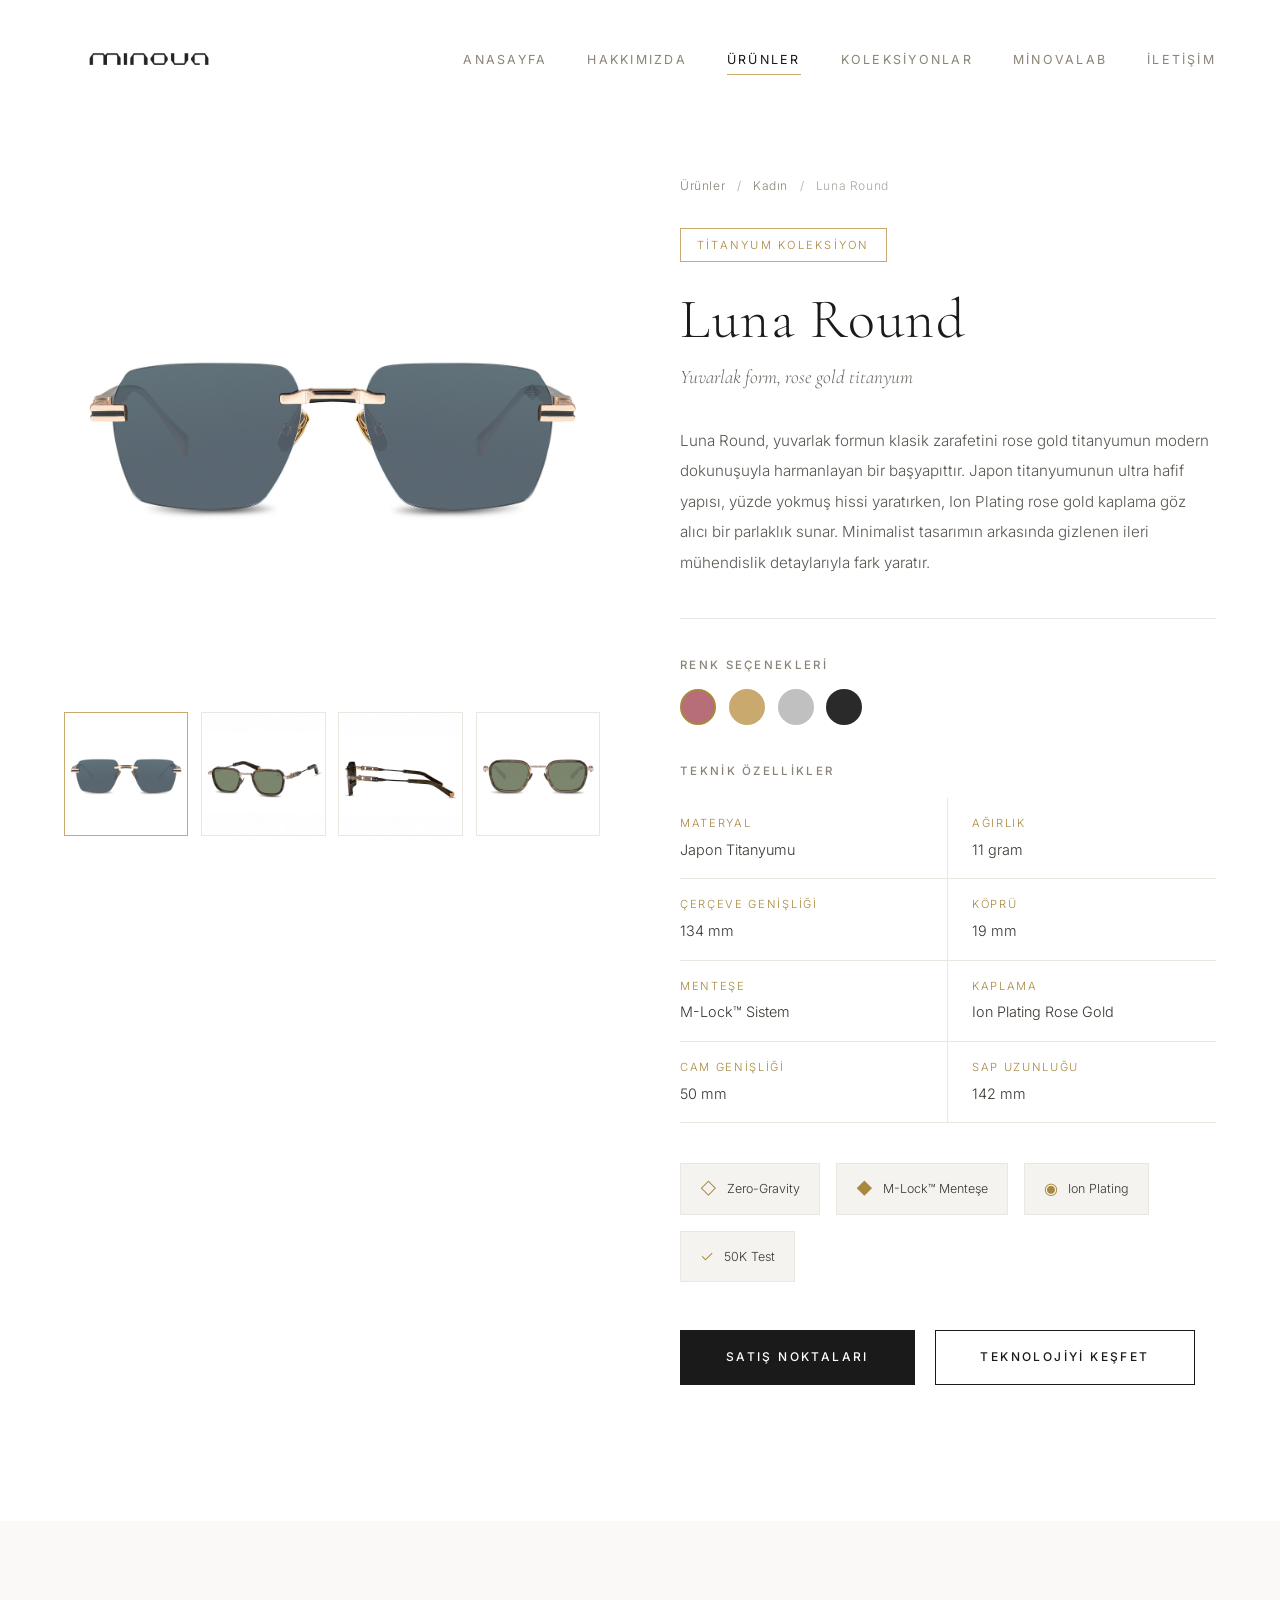
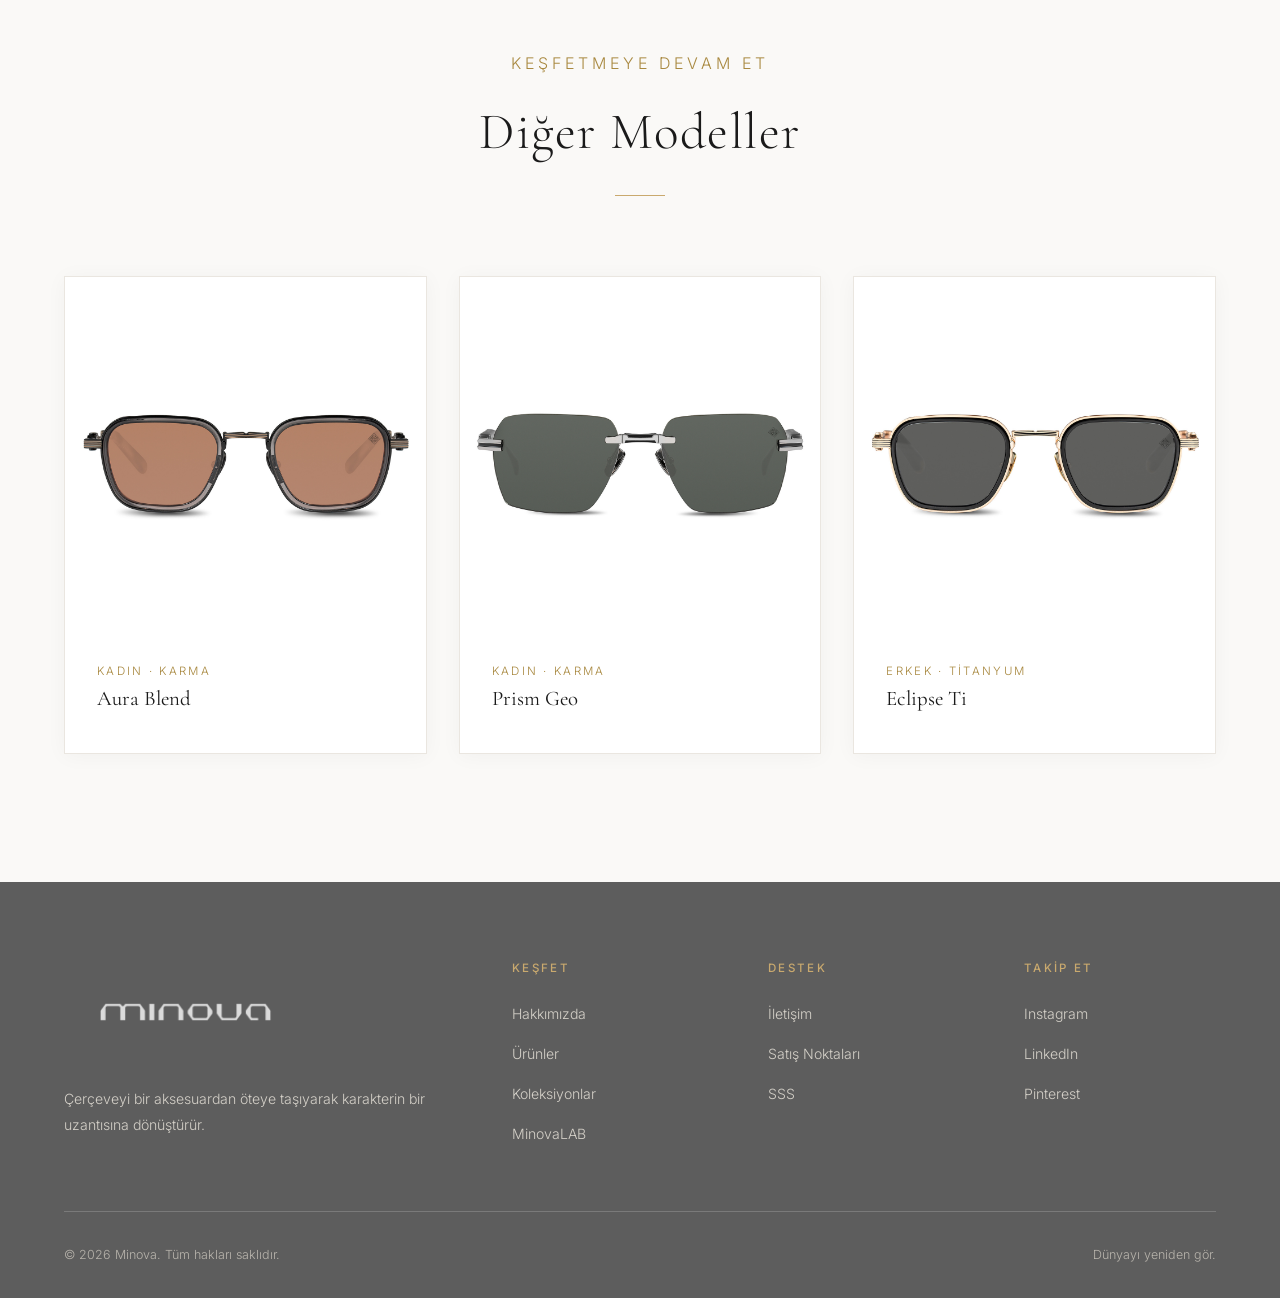
<file: pages/urun-luna-round.html>
<!DOCTYPE html>
<html lang="tr">
<head>
  <meta charset="UTF-8">
  <meta name="viewport" content="width=device-width, initial-scale=1.0">
  <title>Luna Round – MINOVA</title>
  <link rel="stylesheet" href="../css/style.css">
</head>
<body class="theme-light">

  <!-- Navigation -->
  <nav class="navbar">
    <a href="../index.html" class="navbar-brand"><img src="../assets/logo-white.png" alt="Minova" class="logo-light"><img src="../assets/logo.png" alt="Minova" class="logo-dark"></a>
    <ul class="nav-links">
      <li><a href="../index.html">Anasayfa</a></li>
      <li><a href="hakkimizda.html">Hakkımızda</a></li>
      <li><a href="urunler.html" class="active">Ürünler</a></li>
      <li><a href="koleksiyonlar.html">Koleksiyonlar</a></li>
      <li><a href="minovalab.html">MinovaLAB</a></li>
      <li><a href="iletisim.html">İletişim</a></li>
    </ul>
    <div class="menu-toggle"><span></span><span></span><span></span></div>
  </nav>

  <!-- Product Detail -->
  <section class="section" style="padding-top: 10rem;">
    <div class="container">
      <div class="product-detail reveal">
        <!-- Gallery -->
        <div class="product-gallery">
          <div class="product-gallery-main">
            <img src="../assets/products/luna-round.jpg" alt="Luna Round">
          </div>
          <div class="product-gallery-thumbs">
            <div class="product-thumb active"><img src="../assets/products/luna-round.jpg" alt="Ön"></div>
            <div class="product-thumb"><img src="../assets/products/angles/angle-2.jpeg" alt="Yan"></div>
            <div class="product-thumb"><img src="../assets/products/angles/angle-3.jpeg" alt="Detay"></div>
            <div class="product-thumb"><img src="../assets/products/angles/angle-1.jpeg" alt="Ön Açı"></div>
          </div>
        </div>

        <!-- Info -->
        <div class="product-detail-info">
          <div class="breadcrumb">
            <a href="urunler.html">Ürünler</a>
            <span>/</span>
            <a href="urunler.html">Kadın</a>
            <span>/</span>
            Luna Round
          </div>

          <div class="product-collection-tag">Titanyum Koleksiyon</div>
          <h1>Luna Round</h1>
          <p class="product-tagline">Yuvarlak form, rose gold titanyum</p>

          <p class="product-description">
            Luna Round, yuvarlak formun klasik zarafetini rose gold titanyumun modern dokunuşuyla
            harmanlayan bir başyapıttır. Japon titanyumunun ultra hafif yapısı, yüzde yokmuş hissi
            yaratırken, Ion Plating rose gold kaplama göz alıcı bir parlaklık sunar. Minimalist
            tasarımın arkasında gizlenen ileri mühendislik detaylarıyla fark yaratır.
          </p>

          <!-- Colors -->
          <div class="color-options">
            <h5>Renk Seçenekleri</h5>
            <div class="color-swatches">
              <div class="color-swatch active" style="background: #B76E79;" data-name="Rose Gold"></div>
              <div class="color-swatch" style="background: #C9A96E;" data-name="Gold"></div>
              <div class="color-swatch" style="background: #C0C0C0;" data-name="Gümüş"></div>
              <div class="color-swatch" style="background: #2a2a2a;" data-name="Siyah"></div>
            </div>
          </div>

          <!-- Specs -->
          <div class="product-specs">
            <h5>Teknik Özellikler</h5>
            <div class="specs-grid">
              <div class="spec-item">
                <div class="spec-label">Materyal</div>
                <div class="spec-value">Japon Titanyumu</div>
              </div>
              <div class="spec-item">
                <div class="spec-label">Ağırlık</div>
                <div class="spec-value">11 gram</div>
              </div>
              <div class="spec-item">
                <div class="spec-label">Çerçeve Genişliği</div>
                <div class="spec-value">134 mm</div>
              </div>
              <div class="spec-item">
                <div class="spec-label">Köprü</div>
                <div class="spec-value">19 mm</div>
              </div>
              <div class="spec-item">
                <div class="spec-label">Menteşe</div>
                <div class="spec-value">M-Lock&trade; Sistem</div>
              </div>
              <div class="spec-item">
                <div class="spec-label">Kaplama</div>
                <div class="spec-value">Ion Plating Rose Gold</div>
              </div>
              <div class="spec-item">
                <div class="spec-label">Cam Genişliği</div>
                <div class="spec-value">50 mm</div>
              </div>
              <div class="spec-item">
                <div class="spec-label">Sap Uzunluğu</div>
                <div class="spec-value">142 mm</div>
              </div>
            </div>
          </div>

          <!-- Tech badges -->
          <div class="product-tech">
            <div class="tech-badge"><span class="tech-icon">&#9671;</span> Zero-Gravity</div>
            <div class="tech-badge"><span class="tech-icon">&#9670;</span> M-Lock&trade; Menteşe</div>
            <div class="tech-badge"><span class="tech-icon">&#9673;</span> Ion Plating</div>
            <div class="tech-badge"><span class="tech-icon">&#10003;</span> 50K Test</div>
          </div>

          <a href="iletisim.html" class="btn btn-filled">Satış Noktaları</a>
          <a href="minovalab.html" class="btn" style="margin-left: 1rem;">Teknolojiyi Keşfet</a>
        </div>
      </div>
    </div>
  </section>

  <!-- Related Products -->
  <section class="section bg-alt">
    <div class="container">
      <div class="section-header reveal">
        <p class="subtitle">Keşfetmeye Devam Et</p>
        <h2>Diğer Modeller</h2>
        <div class="divider"></div>
      </div>
      <div class="grid-3">
        <a href="urun-aura-blend.html" class="product-card-link">
          <div class="product-card reveal reveal-delay-1">
            <div class="product-image">
              <img src="../assets/products/aura-blend.jpg" alt="Aura Blend">
            </div>
            <div class="product-info">
              <p class="product-category">Kadın &middot; Karma</p>
              <p class="product-name">Aura Blend</p>
            </div>
          </div>
        </a>
        <a href="urun-prism-geo.html" class="product-card-link">
          <div class="product-card reveal reveal-delay-2">
            <div class="product-image">
              <img src="../assets/products/prism-geo.jpg" alt="Prism Geo">
            </div>
            <div class="product-info">
              <p class="product-category">Kadın &middot; Karma</p>
              <p class="product-name">Prism Geo</p>
            </div>
          </div>
        </a>
        <a href="urun-eclipse-ti.html" class="product-card-link">
          <div class="product-card reveal reveal-delay-3">
            <div class="product-image">
              <img src="../assets/products/eclipse-ti.jpg" alt="Eclipse Ti">
            </div>
            <div class="product-info">
              <p class="product-category">Erkek &middot; Titanyum</p>
              <p class="product-name">Eclipse Ti</p>
            </div>
          </div>
        </a>
      </div>
    </div>
  </section>

  <!-- Footer -->
  <footer class="footer">
    <div class="footer-content">
      <div>
        <div class="footer-brand"><img src="../assets/logo-white.png" alt="Minova"></div>
        <p class="footer-desc">Çerçeveyi bir aksesuardan öteye taşıyarak karakterin bir uzantısına dönüştürür.</p>
      </div>
      <div class="footer-col">
        <h5>Keşfet</h5>
        <ul>
          <li><a href="hakkimizda.html">Hakkımızda</a></li>
          <li><a href="urunler.html">Ürünler</a></li>
          <li><a href="koleksiyonlar.html">Koleksiyonlar</a></li>
          <li><a href="minovalab.html">MinovaLAB</a></li>
        </ul>
      </div>
      <div class="footer-col">
        <h5>Destek</h5>
        <ul>
          <li><a href="iletisim.html">İletişim</a></li>
          <li><a href="#">Satış Noktaları</a></li>
          <li><a href="#">SSS</a></li>
        </ul>
      </div>
      <div class="footer-col">
        <h5>Takip Et</h5>
        <ul>
          <li><a href="#">Instagram</a></li>
          <li><a href="#">LinkedIn</a></li>
          <li><a href="#">Pinterest</a></li>
        </ul>
      </div>
    </div>
    <div class="footer-bottom">
      <span>&copy; 2026 Minova. Tüm hakları saklıdır.</span>
      <span>Dünyayı yeniden gör.</span>
    </div>
  </footer>

  <script src="../js/main.js"></script>
</body>
</html>
</file>
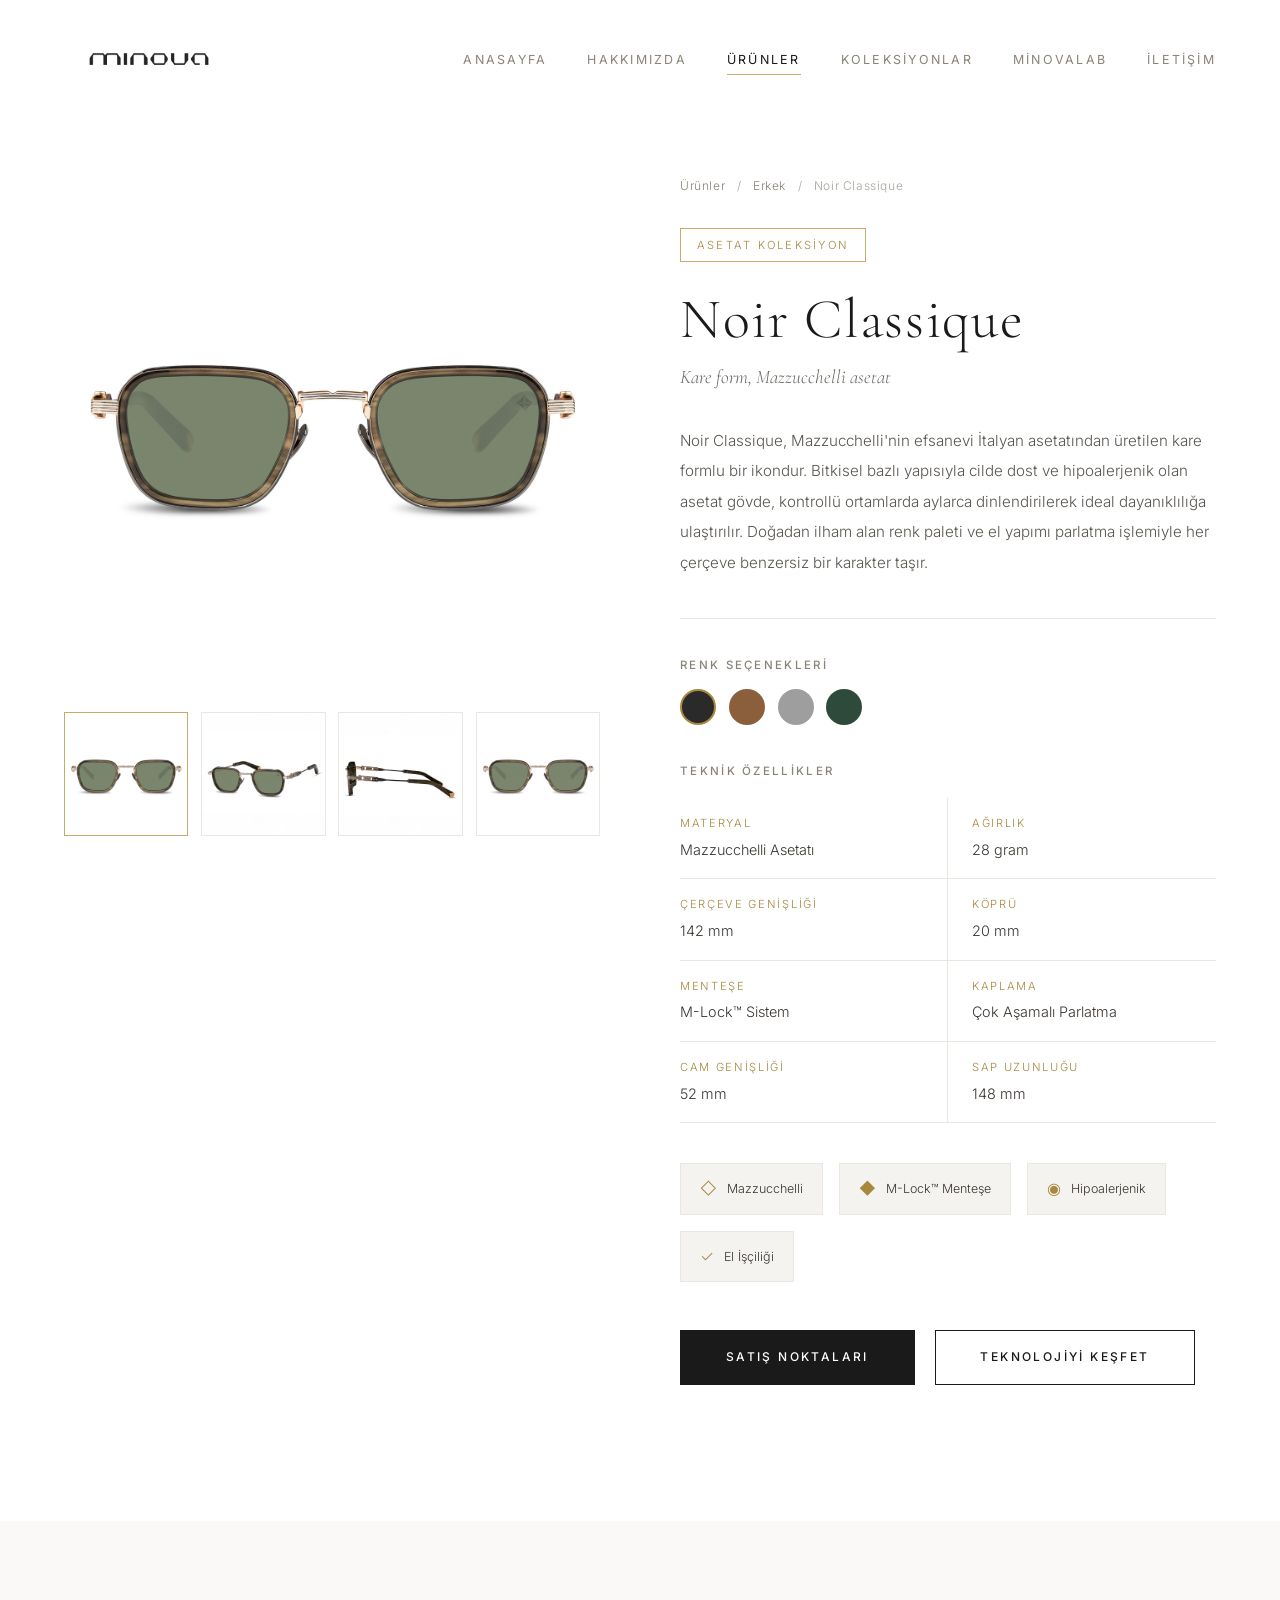
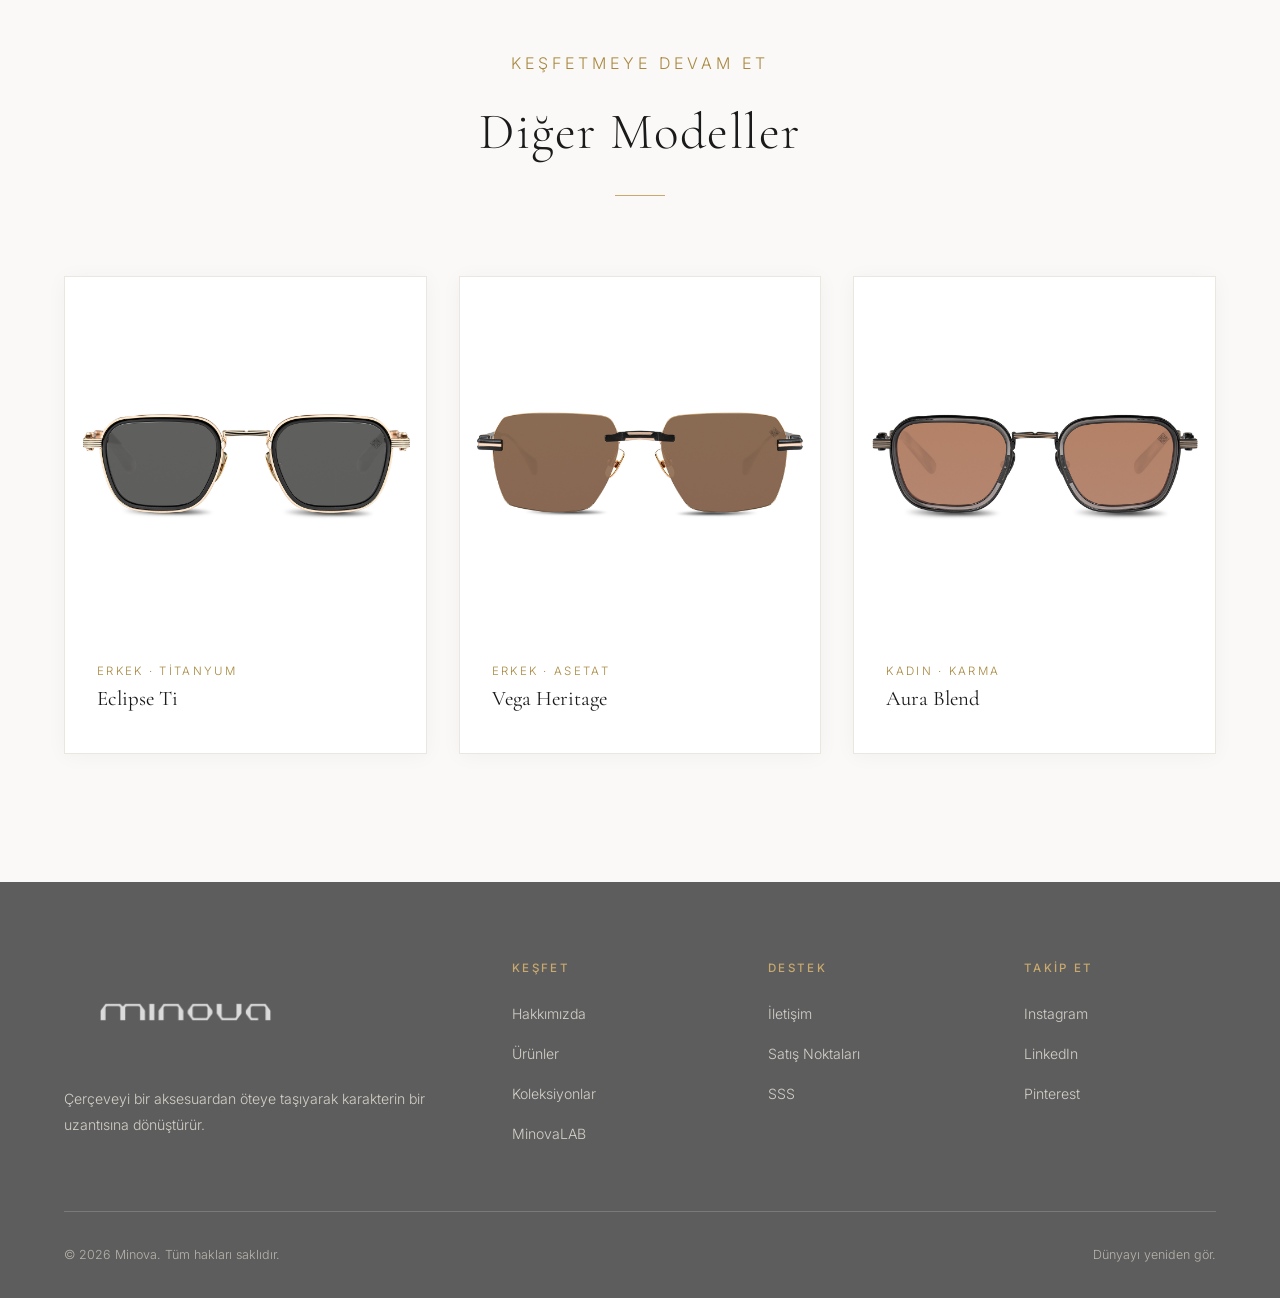
<file: pages/urun-noir-classique.html>
<!DOCTYPE html>
<html lang="tr">
<head>
  <meta charset="UTF-8">
  <meta name="viewport" content="width=device-width, initial-scale=1.0">
  <title>Noir Classique – MINOVA</title>
  <link rel="stylesheet" href="../css/style.css">
</head>
<body class="theme-light">

  <!-- Navigation -->
  <nav class="navbar">
    <a href="../index.html" class="navbar-brand"><img src="../assets/logo-white.png" alt="Minova" class="logo-light"><img src="../assets/logo.png" alt="Minova" class="logo-dark"></a>
    <ul class="nav-links">
      <li><a href="../index.html">Anasayfa</a></li>
      <li><a href="hakkimizda.html">Hakkımızda</a></li>
      <li><a href="urunler.html" class="active">Ürünler</a></li>
      <li><a href="koleksiyonlar.html">Koleksiyonlar</a></li>
      <li><a href="minovalab.html">MinovaLAB</a></li>
      <li><a href="iletisim.html">İletişim</a></li>
    </ul>
    <div class="menu-toggle"><span></span><span></span><span></span></div>
  </nav>

  <!-- Product Detail -->
  <section class="section" style="padding-top: 10rem;">
    <div class="container">
      <div class="product-detail reveal">
        <!-- Gallery -->
        <div class="product-gallery">
          <div class="product-gallery-main">
            <img src="../assets/products/noir-classique.jpg" alt="Noir Classique">
          </div>
          <div class="product-gallery-thumbs">
            <div class="product-thumb active"><img src="../assets/products/noir-classique.jpg" alt="Ön"></div>
            <div class="product-thumb"><img src="../assets/products/angles/angle-2.jpeg" alt="Yan"></div>
            <div class="product-thumb"><img src="../assets/products/angles/angle-3.jpeg" alt="Detay"></div>
            <div class="product-thumb"><img src="../assets/products/angles/angle-1.jpeg" alt="Ön Açı"></div>
          </div>
        </div>

        <!-- Info -->
        <div class="product-detail-info">
          <div class="breadcrumb">
            <a href="urunler.html">Ürünler</a>
            <span>/</span>
            <a href="urunler.html">Erkek</a>
            <span>/</span>
            Noir Classique
          </div>

          <div class="product-collection-tag">Asetat Koleksiyon</div>
          <h1>Noir Classique</h1>
          <p class="product-tagline">Kare form, Mazzucchelli asetat</p>

          <p class="product-description">
            Noir Classique, Mazzucchelli'nin efsanevi İtalyan asetatından üretilen kare formlu bir ikondur.
            Bitkisel bazlı yapısıyla cilde dost ve hipoalerjenik olan asetat gövde, kontrollü ortamlarda
            aylarca dinlendirilerek ideal dayanıklılığa ulaştırılır. Doğadan ilham alan renk paleti ve
            el yapımı parlatma işlemiyle her çerçeve benzersiz bir karakter taşır.
          </p>

          <!-- Colors -->
          <div class="color-options">
            <h5>Renk Seçenekleri</h5>
            <div class="color-swatches">
              <div class="color-swatch active" style="background: #2a2a2a;" data-name="Siyah"></div>
              <div class="color-swatch" style="background: #8B5E3C;" data-name="Tortoise"></div>
              <div class="color-swatch" style="background: #9E9E9E;" data-name="Şeffaf Gri"></div>
              <div class="color-swatch" style="background: #2E4A3A;" data-name="Koyu Yeşil"></div>
            </div>
          </div>

          <!-- Specs -->
          <div class="product-specs">
            <h5>Teknik Özellikler</h5>
            <div class="specs-grid">
              <div class="spec-item">
                <div class="spec-label">Materyal</div>
                <div class="spec-value">Mazzucchelli Asetatı</div>
              </div>
              <div class="spec-item">
                <div class="spec-label">Ağırlık</div>
                <div class="spec-value">28 gram</div>
              </div>
              <div class="spec-item">
                <div class="spec-label">Çerçeve Genişliği</div>
                <div class="spec-value">142 mm</div>
              </div>
              <div class="spec-item">
                <div class="spec-label">Köprü</div>
                <div class="spec-value">20 mm</div>
              </div>
              <div class="spec-item">
                <div class="spec-label">Menteşe</div>
                <div class="spec-value">M-Lock&trade; Sistem</div>
              </div>
              <div class="spec-item">
                <div class="spec-label">Kaplama</div>
                <div class="spec-value">Çok Aşamalı Parlatma</div>
              </div>
              <div class="spec-item">
                <div class="spec-label">Cam Genişliği</div>
                <div class="spec-value">52 mm</div>
              </div>
              <div class="spec-item">
                <div class="spec-label">Sap Uzunluğu</div>
                <div class="spec-value">148 mm</div>
              </div>
            </div>
          </div>

          <!-- Tech badges -->
          <div class="product-tech">
            <div class="tech-badge"><span class="tech-icon">&#9671;</span> Mazzucchelli</div>
            <div class="tech-badge"><span class="tech-icon">&#9670;</span> M-Lock&trade; Menteşe</div>
            <div class="tech-badge"><span class="tech-icon">&#9673;</span> Hipoalerjenik</div>
            <div class="tech-badge"><span class="tech-icon">&#10003;</span> El İşçiliği</div>
          </div>

          <a href="iletisim.html" class="btn btn-filled">Satış Noktaları</a>
          <a href="minovalab.html" class="btn" style="margin-left: 1rem;">Teknolojiyi Keşfet</a>
        </div>
      </div>
    </div>
  </section>

  <!-- Related Products -->
  <section class="section bg-alt">
    <div class="container">
      <div class="section-header reveal">
        <p class="subtitle">Keşfetmeye Devam Et</p>
        <h2>Diğer Modeller</h2>
        <div class="divider"></div>
      </div>
      <div class="grid-3">
        <a href="urun-eclipse-ti.html" class="product-card-link">
          <div class="product-card reveal reveal-delay-1">
            <div class="product-image">
              <img src="../assets/products/eclipse-ti.jpg" alt="Eclipse Ti">
            </div>
            <div class="product-info">
              <p class="product-category">Erkek &middot; Titanyum</p>
              <p class="product-name">Eclipse Ti</p>
            </div>
          </div>
        </a>
        <a href="urun-vega-heritage.html" class="product-card-link">
          <div class="product-card reveal reveal-delay-2">
            <div class="product-image">
              <img src="../assets/products/vega-heritage.jpg" alt="Vega Heritage">
            </div>
            <div class="product-info">
              <p class="product-category">Erkek &middot; Asetat</p>
              <p class="product-name">Vega Heritage</p>
            </div>
          </div>
        </a>
        <a href="urun-aura-blend.html" class="product-card-link">
          <div class="product-card reveal reveal-delay-3">
            <div class="product-image">
              <img src="../assets/products/aura-blend.jpg" alt="Aura Blend">
            </div>
            <div class="product-info">
              <p class="product-category">Kadın &middot; Karma</p>
              <p class="product-name">Aura Blend</p>
            </div>
          </div>
        </a>
      </div>
    </div>
  </section>

  <!-- Footer -->
  <footer class="footer">
    <div class="footer-content">
      <div>
        <div class="footer-brand"><img src="../assets/logo-white.png" alt="Minova"></div>
        <p class="footer-desc">Çerçeveyi bir aksesuardan öteye taşıyarak karakterin bir uzantısına dönüştürür.</p>
      </div>
      <div class="footer-col">
        <h5>Keşfet</h5>
        <ul>
          <li><a href="hakkimizda.html">Hakkımızda</a></li>
          <li><a href="urunler.html">Ürünler</a></li>
          <li><a href="koleksiyonlar.html">Koleksiyonlar</a></li>
          <li><a href="minovalab.html">MinovaLAB</a></li>
        </ul>
      </div>
      <div class="footer-col">
        <h5>Destek</h5>
        <ul>
          <li><a href="iletisim.html">İletişim</a></li>
          <li><a href="#">Satış Noktaları</a></li>
          <li><a href="#">SSS</a></li>
        </ul>
      </div>
      <div class="footer-col">
        <h5>Takip Et</h5>
        <ul>
          <li><a href="#">Instagram</a></li>
          <li><a href="#">LinkedIn</a></li>
          <li><a href="#">Pinterest</a></li>
        </ul>
      </div>
    </div>
    <div class="footer-bottom">
      <span>&copy; 2026 Minova. Tüm hakları saklıdır.</span>
      <span>Dünyayı yeniden gör.</span>
    </div>
  </footer>

  <script src="../js/main.js"></script>
</body>
</html>
</file>
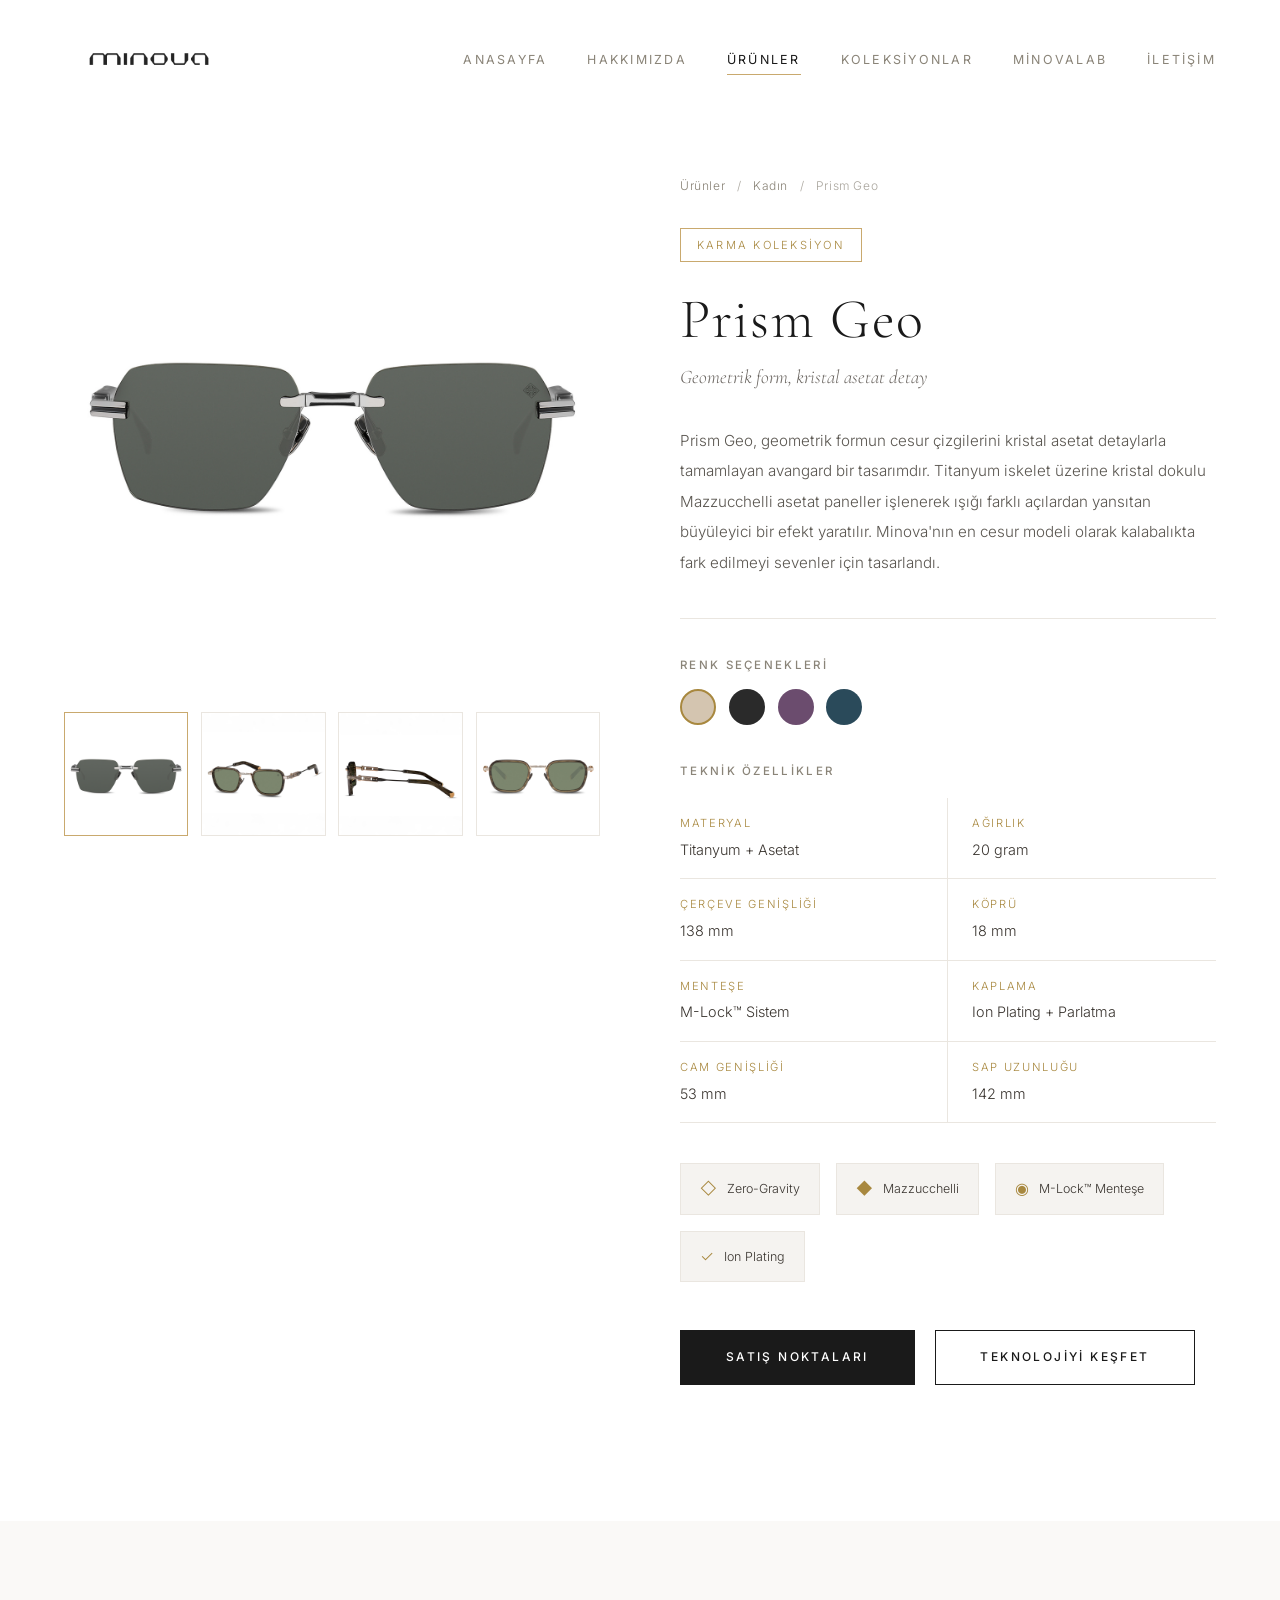
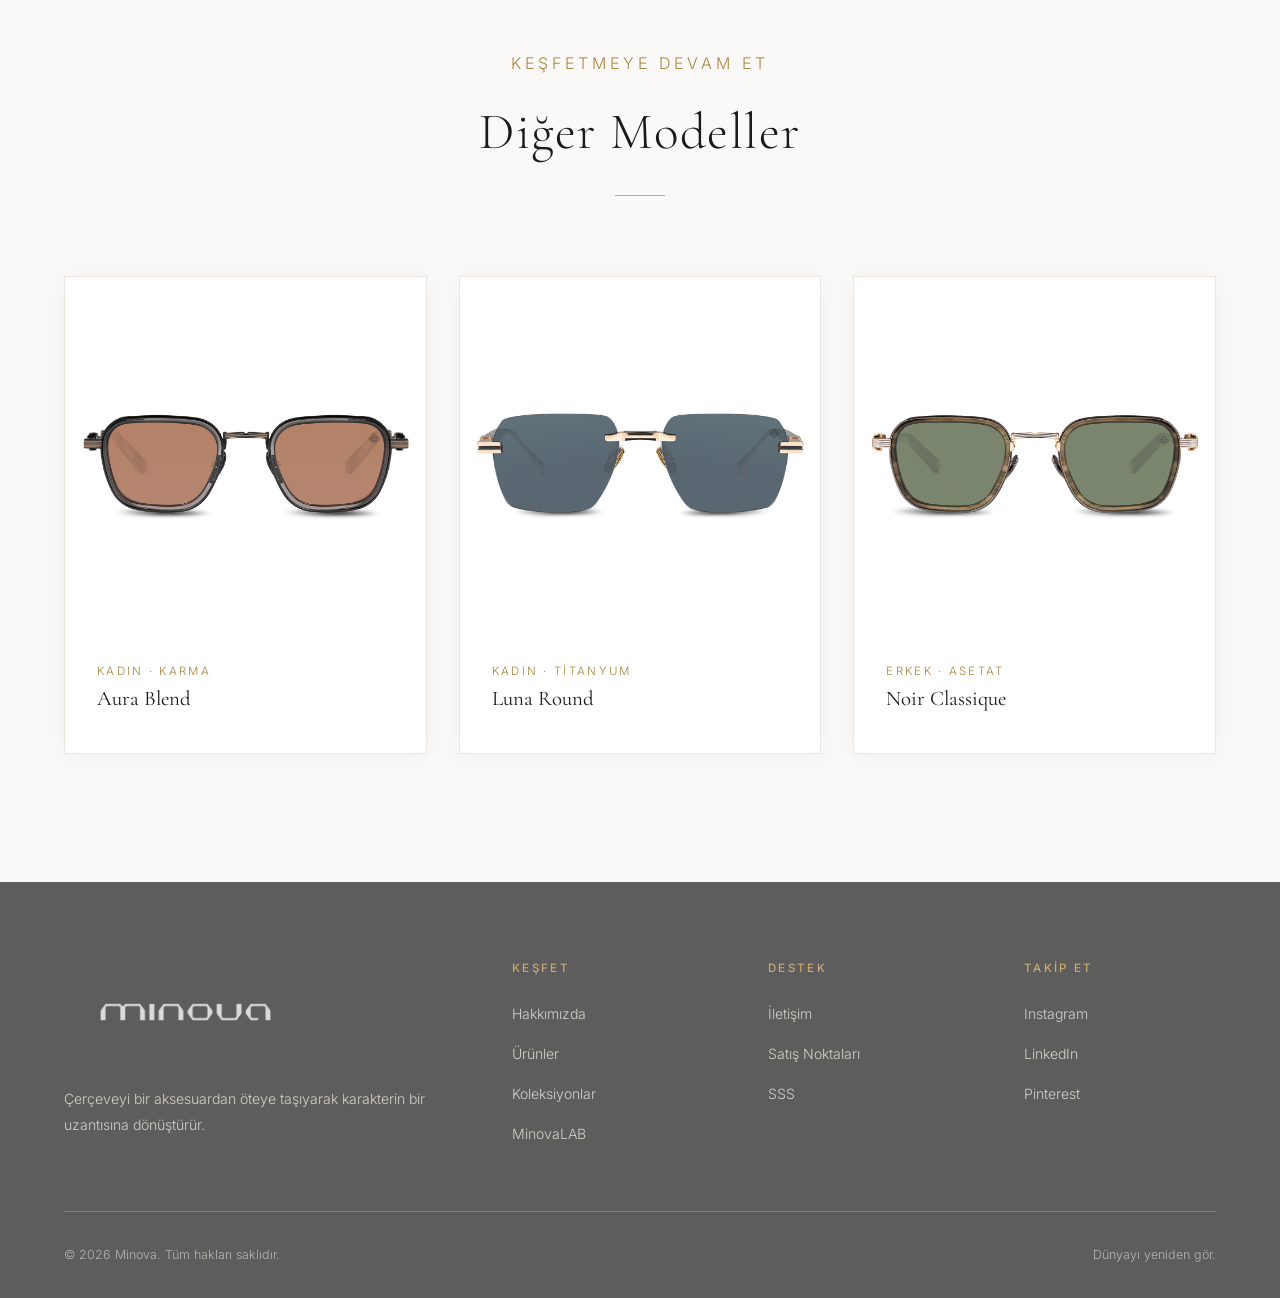
<file: pages/urun-prism-geo.html>
<!DOCTYPE html>
<html lang="tr">
<head>
  <meta charset="UTF-8">
  <meta name="viewport" content="width=device-width, initial-scale=1.0">
  <title>Prism Geo – MINOVA</title>
  <link rel="stylesheet" href="../css/style.css">
</head>
<body class="theme-light">

  <!-- Navigation -->
  <nav class="navbar">
    <a href="../index.html" class="navbar-brand"><img src="../assets/logo-white.png" alt="Minova" class="logo-light"><img src="../assets/logo.png" alt="Minova" class="logo-dark"></a>
    <ul class="nav-links">
      <li><a href="../index.html">Anasayfa</a></li>
      <li><a href="hakkimizda.html">Hakkımızda</a></li>
      <li><a href="urunler.html" class="active">Ürünler</a></li>
      <li><a href="koleksiyonlar.html">Koleksiyonlar</a></li>
      <li><a href="minovalab.html">MinovaLAB</a></li>
      <li><a href="iletisim.html">İletişim</a></li>
    </ul>
    <div class="menu-toggle"><span></span><span></span><span></span></div>
  </nav>

  <!-- Product Detail -->
  <section class="section" style="padding-top: 10rem;">
    <div class="container">
      <div class="product-detail reveal">
        <!-- Gallery -->
        <div class="product-gallery">
          <div class="product-gallery-main">
            <img src="../assets/products/prism-geo.jpg" alt="Prism Geo">
          </div>
          <div class="product-gallery-thumbs">
            <div class="product-thumb active"><img src="../assets/products/prism-geo.jpg" alt="Ön"></div>
            <div class="product-thumb"><img src="../assets/products/angles/angle-2.jpeg" alt="Yan"></div>
            <div class="product-thumb"><img src="../assets/products/angles/angle-3.jpeg" alt="Detay"></div>
            <div class="product-thumb"><img src="../assets/products/angles/angle-1.jpeg" alt="Ön Açı"></div>
          </div>
        </div>

        <!-- Info -->
        <div class="product-detail-info">
          <div class="breadcrumb">
            <a href="urunler.html">Ürünler</a>
            <span>/</span>
            <a href="urunler.html">Kadın</a>
            <span>/</span>
            Prism Geo
          </div>

          <div class="product-collection-tag">Karma Koleksiyon</div>
          <h1>Prism Geo</h1>
          <p class="product-tagline">Geometrik form, kristal asetat detay</p>

          <p class="product-description">
            Prism Geo, geometrik formun cesur çizgilerini kristal asetat detaylarla tamamlayan avangard
            bir tasarımdır. Titanyum iskelet üzerine kristal dokulu Mazzucchelli asetat paneller işlenerek
            ışığı farklı açılardan yansıtan büyüleyici bir efekt yaratılır. Minova'nın en cesur modeli
            olarak kalabalıkta fark edilmeyi sevenler için tasarlandı.
          </p>

          <!-- Colors -->
          <div class="color-options">
            <h5>Renk Seçenekleri</h5>
            <div class="color-swatches">
              <div class="color-swatch active" style="background: #D4C5B0;" data-name="Kristal"></div>
              <div class="color-swatch" style="background: #2a2a2a;" data-name="Siyah"></div>
              <div class="color-swatch" style="background: #6B4C6E;" data-name="Ametist"></div>
              <div class="color-swatch" style="background: #2A4A5A;" data-name="Okyanus"></div>
            </div>
          </div>

          <!-- Specs -->
          <div class="product-specs">
            <h5>Teknik Özellikler</h5>
            <div class="specs-grid">
              <div class="spec-item">
                <div class="spec-label">Materyal</div>
                <div class="spec-value">Titanyum + Asetat</div>
              </div>
              <div class="spec-item">
                <div class="spec-label">Ağırlık</div>
                <div class="spec-value">20 gram</div>
              </div>
              <div class="spec-item">
                <div class="spec-label">Çerçeve Genişliği</div>
                <div class="spec-value">138 mm</div>
              </div>
              <div class="spec-item">
                <div class="spec-label">Köprü</div>
                <div class="spec-value">18 mm</div>
              </div>
              <div class="spec-item">
                <div class="spec-label">Menteşe</div>
                <div class="spec-value">M-Lock&trade; Sistem</div>
              </div>
              <div class="spec-item">
                <div class="spec-label">Kaplama</div>
                <div class="spec-value">Ion Plating + Parlatma</div>
              </div>
              <div class="spec-item">
                <div class="spec-label">Cam Genişliği</div>
                <div class="spec-value">53 mm</div>
              </div>
              <div class="spec-item">
                <div class="spec-label">Sap Uzunluğu</div>
                <div class="spec-value">142 mm</div>
              </div>
            </div>
          </div>

          <!-- Tech badges -->
          <div class="product-tech">
            <div class="tech-badge"><span class="tech-icon">&#9671;</span> Zero-Gravity</div>
            <div class="tech-badge"><span class="tech-icon">&#9670;</span> Mazzucchelli</div>
            <div class="tech-badge"><span class="tech-icon">&#9673;</span> M-Lock&trade; Menteşe</div>
            <div class="tech-badge"><span class="tech-icon">&#10003;</span> Ion Plating</div>
          </div>

          <a href="iletisim.html" class="btn btn-filled">Satış Noktaları</a>
          <a href="minovalab.html" class="btn" style="margin-left: 1rem;">Teknolojiyi Keşfet</a>
        </div>
      </div>
    </div>
  </section>

  <!-- Related Products -->
  <section class="section bg-alt">
    <div class="container">
      <div class="section-header reveal">
        <p class="subtitle">Keşfetmeye Devam Et</p>
        <h2>Diğer Modeller</h2>
        <div class="divider"></div>
      </div>
      <div class="grid-3">
        <a href="urun-aura-blend.html" class="product-card-link">
          <div class="product-card reveal reveal-delay-1">
            <div class="product-image">
              <img src="../assets/products/aura-blend.jpg" alt="Aura Blend">
            </div>
            <div class="product-info">
              <p class="product-category">Kadın &middot; Karma</p>
              <p class="product-name">Aura Blend</p>
            </div>
          </div>
        </a>
        <a href="urun-luna-round.html" class="product-card-link">
          <div class="product-card reveal reveal-delay-2">
            <div class="product-image">
              <img src="../assets/products/luna-round.jpg" alt="Luna Round">
            </div>
            <div class="product-info">
              <p class="product-category">Kadın &middot; Titanyum</p>
              <p class="product-name">Luna Round</p>
            </div>
          </div>
        </a>
        <a href="urun-noir-classique.html" class="product-card-link">
          <div class="product-card reveal reveal-delay-3">
            <div class="product-image">
              <img src="../assets/products/noir-classique.jpg" alt="Noir Classique">
            </div>
            <div class="product-info">
              <p class="product-category">Erkek &middot; Asetat</p>
              <p class="product-name">Noir Classique</p>
            </div>
          </div>
        </a>
      </div>
    </div>
  </section>

  <!-- Footer -->
  <footer class="footer">
    <div class="footer-content">
      <div>
        <div class="footer-brand"><img src="../assets/logo-white.png" alt="Minova"></div>
        <p class="footer-desc">Çerçeveyi bir aksesuardan öteye taşıyarak karakterin bir uzantısına dönüştürür.</p>
      </div>
      <div class="footer-col">
        <h5>Keşfet</h5>
        <ul>
          <li><a href="hakkimizda.html">Hakkımızda</a></li>
          <li><a href="urunler.html">Ürünler</a></li>
          <li><a href="koleksiyonlar.html">Koleksiyonlar</a></li>
          <li><a href="minovalab.html">MinovaLAB</a></li>
        </ul>
      </div>
      <div class="footer-col">
        <h5>Destek</h5>
        <ul>
          <li><a href="iletisim.html">İletişim</a></li>
          <li><a href="#">Satış Noktaları</a></li>
          <li><a href="#">SSS</a></li>
        </ul>
      </div>
      <div class="footer-col">
        <h5>Takip Et</h5>
        <ul>
          <li><a href="#">Instagram</a></li>
          <li><a href="#">LinkedIn</a></li>
          <li><a href="#">Pinterest</a></li>
        </ul>
      </div>
    </div>
    <div class="footer-bottom">
      <span>&copy; 2026 Minova. Tüm hakları saklıdır.</span>
      <span>Dünyayı yeniden gör.</span>
    </div>
  </footer>

  <script src="../js/main.js"></script>
</body>
</html>
</file>
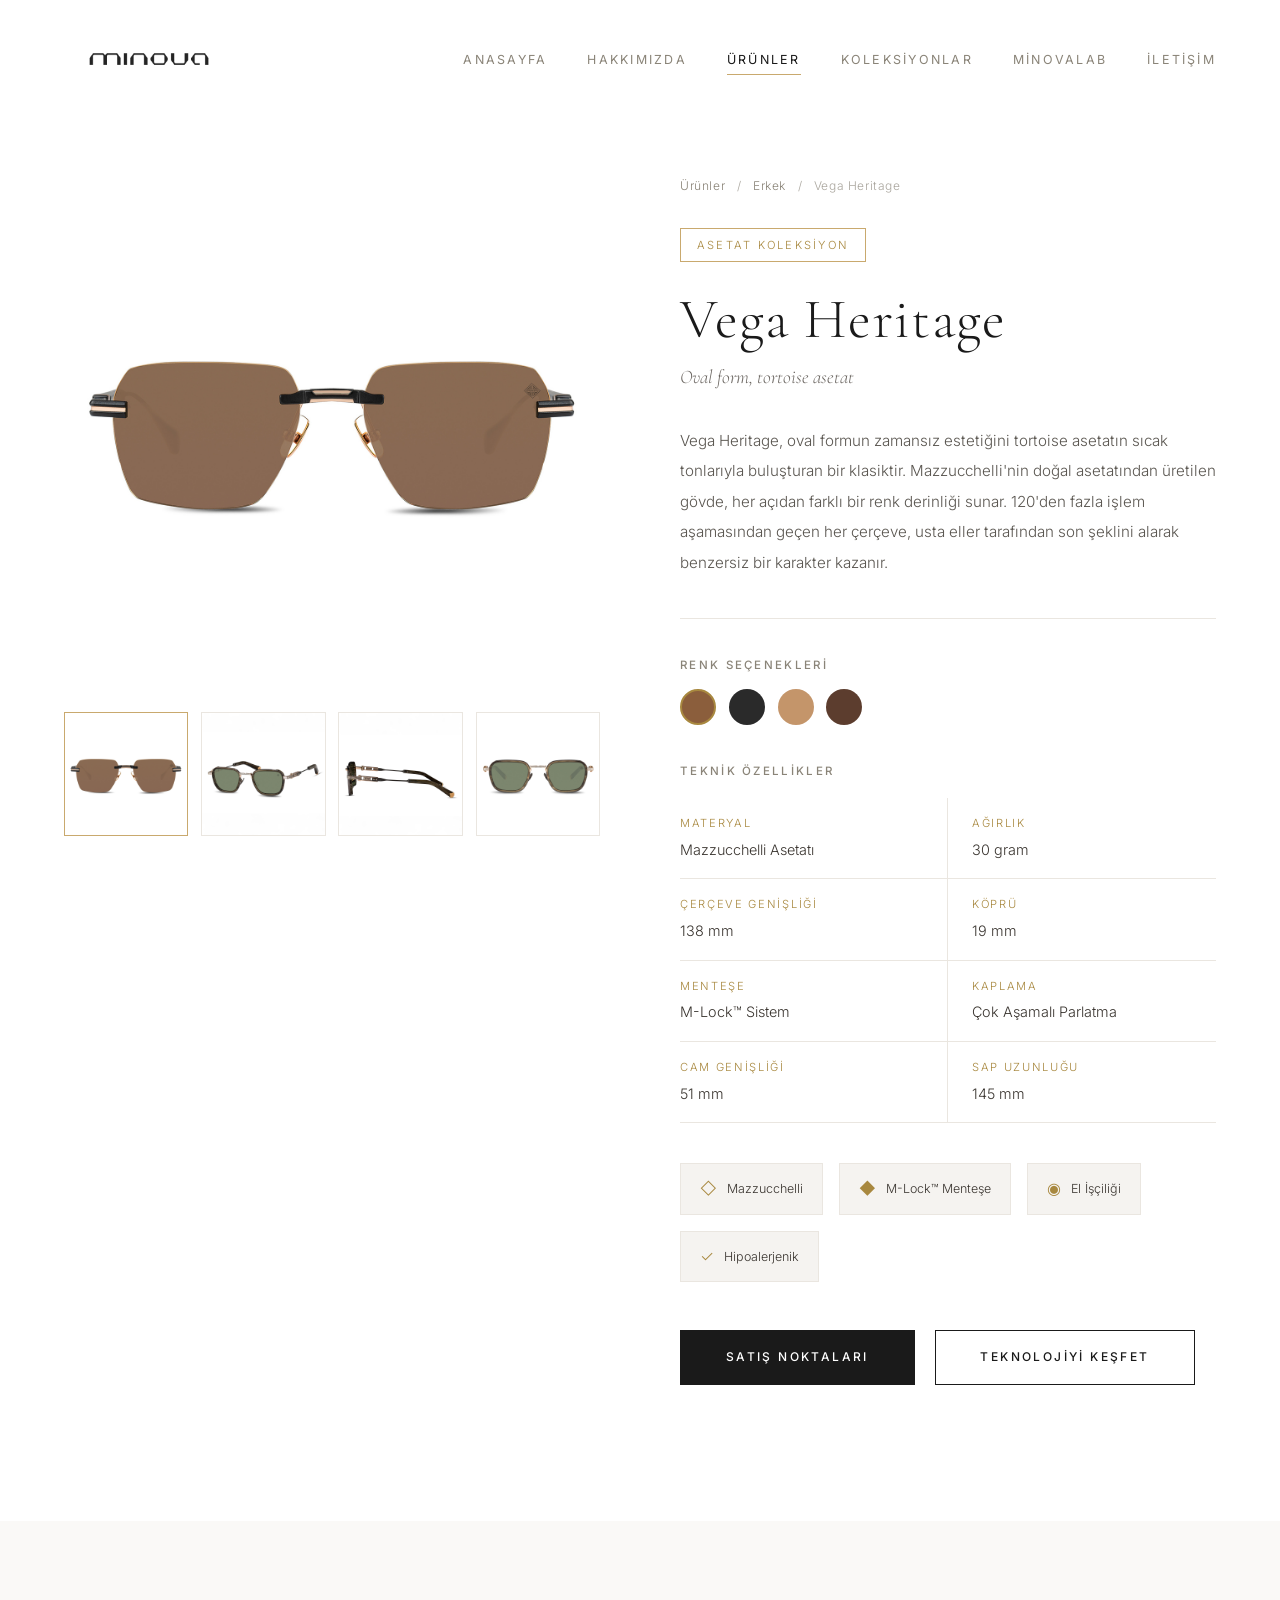
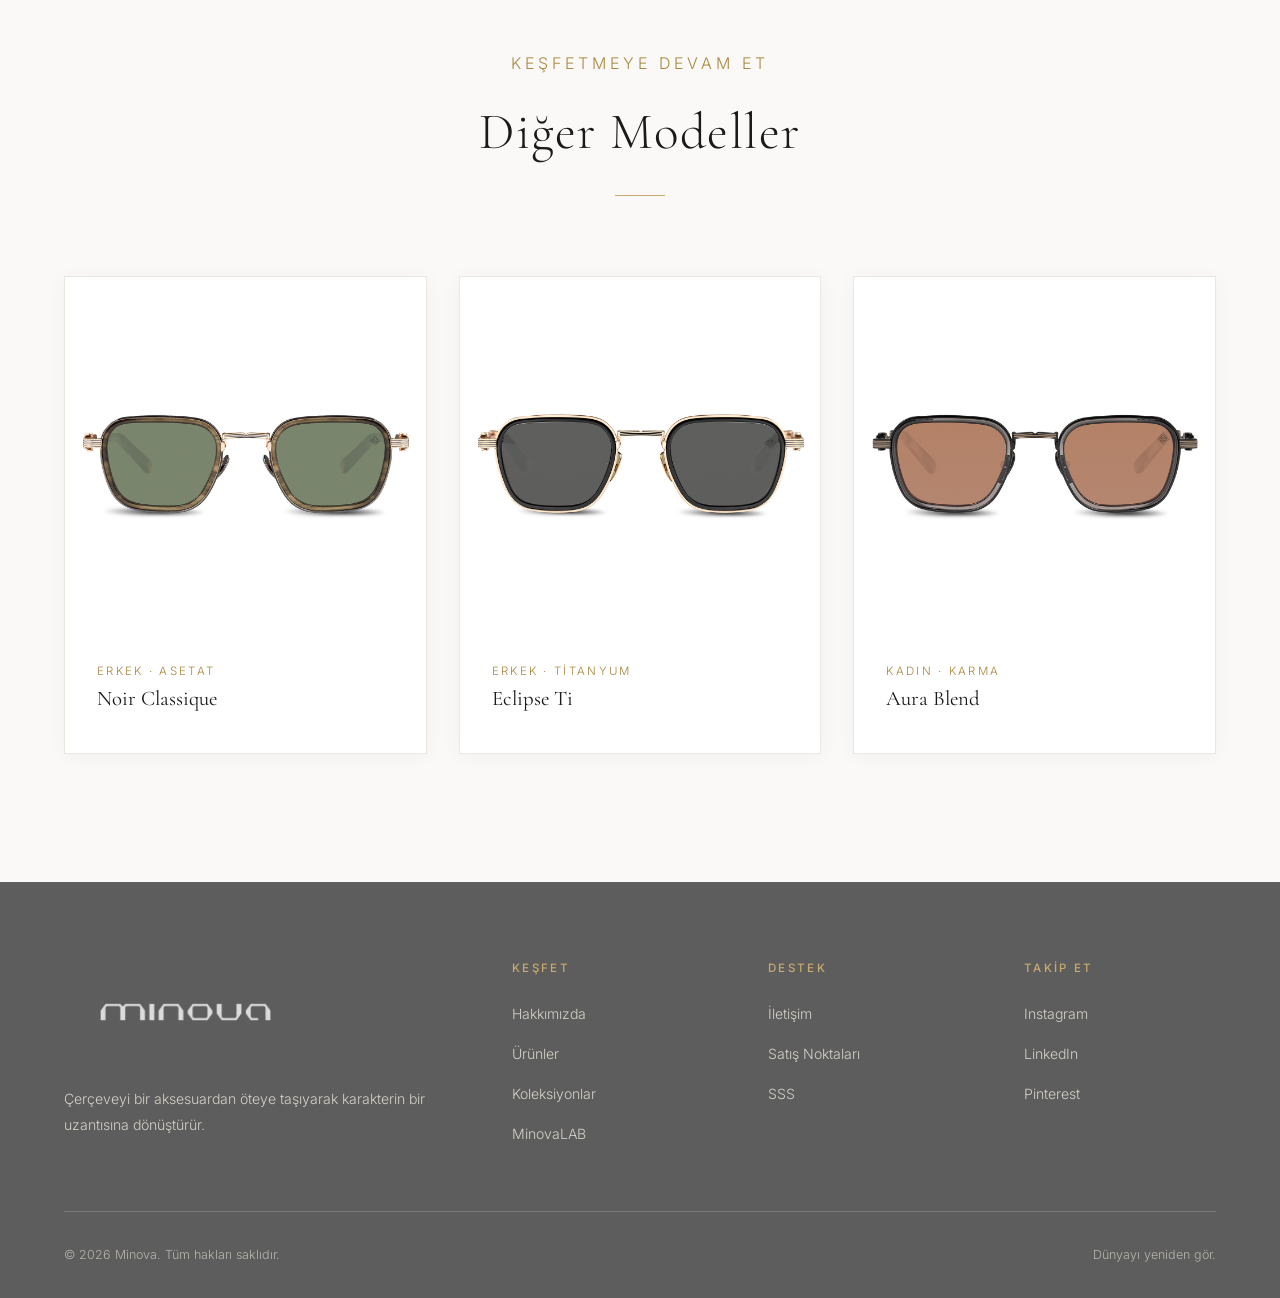
<file: pages/urun-vega-heritage.html>
<!DOCTYPE html>
<html lang="tr">
<head>
  <meta charset="UTF-8">
  <meta name="viewport" content="width=device-width, initial-scale=1.0">
  <title>Vega Heritage – MINOVA</title>
  <link rel="stylesheet" href="../css/style.css">
</head>
<body class="theme-light">

  <!-- Navigation -->
  <nav class="navbar">
    <a href="../index.html" class="navbar-brand"><img src="../assets/logo-white.png" alt="Minova" class="logo-light"><img src="../assets/logo.png" alt="Minova" class="logo-dark"></a>
    <ul class="nav-links">
      <li><a href="../index.html">Anasayfa</a></li>
      <li><a href="hakkimizda.html">Hakkımızda</a></li>
      <li><a href="urunler.html" class="active">Ürünler</a></li>
      <li><a href="koleksiyonlar.html">Koleksiyonlar</a></li>
      <li><a href="minovalab.html">MinovaLAB</a></li>
      <li><a href="iletisim.html">İletişim</a></li>
    </ul>
    <div class="menu-toggle"><span></span><span></span><span></span></div>
  </nav>

  <!-- Product Detail -->
  <section class="section" style="padding-top: 10rem;">
    <div class="container">
      <div class="product-detail reveal">
        <!-- Gallery -->
        <div class="product-gallery">
          <div class="product-gallery-main">
            <img src="../assets/products/vega-heritage.jpg" alt="Vega Heritage">
          </div>
          <div class="product-gallery-thumbs">
            <div class="product-thumb active"><img src="../assets/products/vega-heritage.jpg" alt="Ön"></div>
            <div class="product-thumb"><img src="../assets/products/angles/angle-2.jpeg" alt="Yan"></div>
            <div class="product-thumb"><img src="../assets/products/angles/angle-3.jpeg" alt="Detay"></div>
            <div class="product-thumb"><img src="../assets/products/angles/angle-1.jpeg" alt="Ön Açı"></div>
          </div>
        </div>

        <!-- Info -->
        <div class="product-detail-info">
          <div class="breadcrumb">
            <a href="urunler.html">Ürünler</a>
            <span>/</span>
            <a href="urunler.html">Erkek</a>
            <span>/</span>
            Vega Heritage
          </div>

          <div class="product-collection-tag">Asetat Koleksiyon</div>
          <h1>Vega Heritage</h1>
          <p class="product-tagline">Oval form, tortoise asetat</p>

          <p class="product-description">
            Vega Heritage, oval formun zamansız estetiğini tortoise asetatın sıcak tonlarıyla buluşturan
            bir klasiktir. Mazzucchelli'nin doğal asetatından üretilen gövde, her açıdan farklı bir renk
            derinliği sunar. 120'den fazla işlem aşamasından geçen her çerçeve, usta eller tarafından son
            şeklini alarak benzersiz bir karakter kazanır.
          </p>

          <!-- Colors -->
          <div class="color-options">
            <h5>Renk Seçenekleri</h5>
            <div class="color-swatches">
              <div class="color-swatch active" style="background: #8B5E3C;" data-name="Tortoise"></div>
              <div class="color-swatch" style="background: #2a2a2a;" data-name="Siyah"></div>
              <div class="color-swatch" style="background: #C4956A;" data-name="Bal"></div>
              <div class="color-swatch" style="background: #5C3D2E;" data-name="Koyu Kehribar"></div>
            </div>
          </div>

          <!-- Specs -->
          <div class="product-specs">
            <h5>Teknik Özellikler</h5>
            <div class="specs-grid">
              <div class="spec-item">
                <div class="spec-label">Materyal</div>
                <div class="spec-value">Mazzucchelli Asetatı</div>
              </div>
              <div class="spec-item">
                <div class="spec-label">Ağırlık</div>
                <div class="spec-value">30 gram</div>
              </div>
              <div class="spec-item">
                <div class="spec-label">Çerçeve Genişliği</div>
                <div class="spec-value">138 mm</div>
              </div>
              <div class="spec-item">
                <div class="spec-label">Köprü</div>
                <div class="spec-value">19 mm</div>
              </div>
              <div class="spec-item">
                <div class="spec-label">Menteşe</div>
                <div class="spec-value">M-Lock&trade; Sistem</div>
              </div>
              <div class="spec-item">
                <div class="spec-label">Kaplama</div>
                <div class="spec-value">Çok Aşamalı Parlatma</div>
              </div>
              <div class="spec-item">
                <div class="spec-label">Cam Genişliği</div>
                <div class="spec-value">51 mm</div>
              </div>
              <div class="spec-item">
                <div class="spec-label">Sap Uzunluğu</div>
                <div class="spec-value">145 mm</div>
              </div>
            </div>
          </div>

          <!-- Tech badges -->
          <div class="product-tech">
            <div class="tech-badge"><span class="tech-icon">&#9671;</span> Mazzucchelli</div>
            <div class="tech-badge"><span class="tech-icon">&#9670;</span> M-Lock&trade; Menteşe</div>
            <div class="tech-badge"><span class="tech-icon">&#9673;</span> El İşçiliği</div>
            <div class="tech-badge"><span class="tech-icon">&#10003;</span> Hipoalerjenik</div>
          </div>

          <a href="iletisim.html" class="btn btn-filled">Satış Noktaları</a>
          <a href="minovalab.html" class="btn" style="margin-left: 1rem;">Teknolojiyi Keşfet</a>
        </div>
      </div>
    </div>
  </section>

  <!-- Related Products -->
  <section class="section bg-alt">
    <div class="container">
      <div class="section-header reveal">
        <p class="subtitle">Keşfetmeye Devam Et</p>
        <h2>Diğer Modeller</h2>
        <div class="divider"></div>
      </div>
      <div class="grid-3">
        <a href="urun-noir-classique.html" class="product-card-link">
          <div class="product-card reveal reveal-delay-1">
            <div class="product-image">
              <img src="../assets/products/noir-classique.jpg" alt="Noir Classique">
            </div>
            <div class="product-info">
              <p class="product-category">Erkek &middot; Asetat</p>
              <p class="product-name">Noir Classique</p>
            </div>
          </div>
        </a>
        <a href="urun-eclipse-ti.html" class="product-card-link">
          <div class="product-card reveal reveal-delay-2">
            <div class="product-image">
              <img src="../assets/products/eclipse-ti.jpg" alt="Eclipse Ti">
            </div>
            <div class="product-info">
              <p class="product-category">Erkek &middot; Titanyum</p>
              <p class="product-name">Eclipse Ti</p>
            </div>
          </div>
        </a>
        <a href="urun-aura-blend.html" class="product-card-link">
          <div class="product-card reveal reveal-delay-3">
            <div class="product-image">
              <img src="../assets/products/aura-blend.jpg" alt="Aura Blend">
            </div>
            <div class="product-info">
              <p class="product-category">Kadın &middot; Karma</p>
              <p class="product-name">Aura Blend</p>
            </div>
          </div>
        </a>
      </div>
    </div>
  </section>

  <!-- Footer -->
  <footer class="footer">
    <div class="footer-content">
      <div>
        <div class="footer-brand"><img src="../assets/logo-white.png" alt="Minova"></div>
        <p class="footer-desc">Çerçeveyi bir aksesuardan öteye taşıyarak karakterin bir uzantısına dönüştürür.</p>
      </div>
      <div class="footer-col">
        <h5>Keşfet</h5>
        <ul>
          <li><a href="hakkimizda.html">Hakkımızda</a></li>
          <li><a href="urunler.html">Ürünler</a></li>
          <li><a href="koleksiyonlar.html">Koleksiyonlar</a></li>
          <li><a href="minovalab.html">MinovaLAB</a></li>
        </ul>
      </div>
      <div class="footer-col">
        <h5>Destek</h5>
        <ul>
          <li><a href="iletisim.html">İletişim</a></li>
          <li><a href="#">Satış Noktaları</a></li>
          <li><a href="#">SSS</a></li>
        </ul>
      </div>
      <div class="footer-col">
        <h5>Takip Et</h5>
        <ul>
          <li><a href="#">Instagram</a></li>
          <li><a href="#">LinkedIn</a></li>
          <li><a href="#">Pinterest</a></li>
        </ul>
      </div>
    </div>
    <div class="footer-bottom">
      <span>&copy; 2026 Minova. Tüm hakları saklıdır.</span>
      <span>Dünyayı yeniden gör.</span>
    </div>
  </footer>

  <script src="../js/main.js"></script>
</body>
</html>
</file>
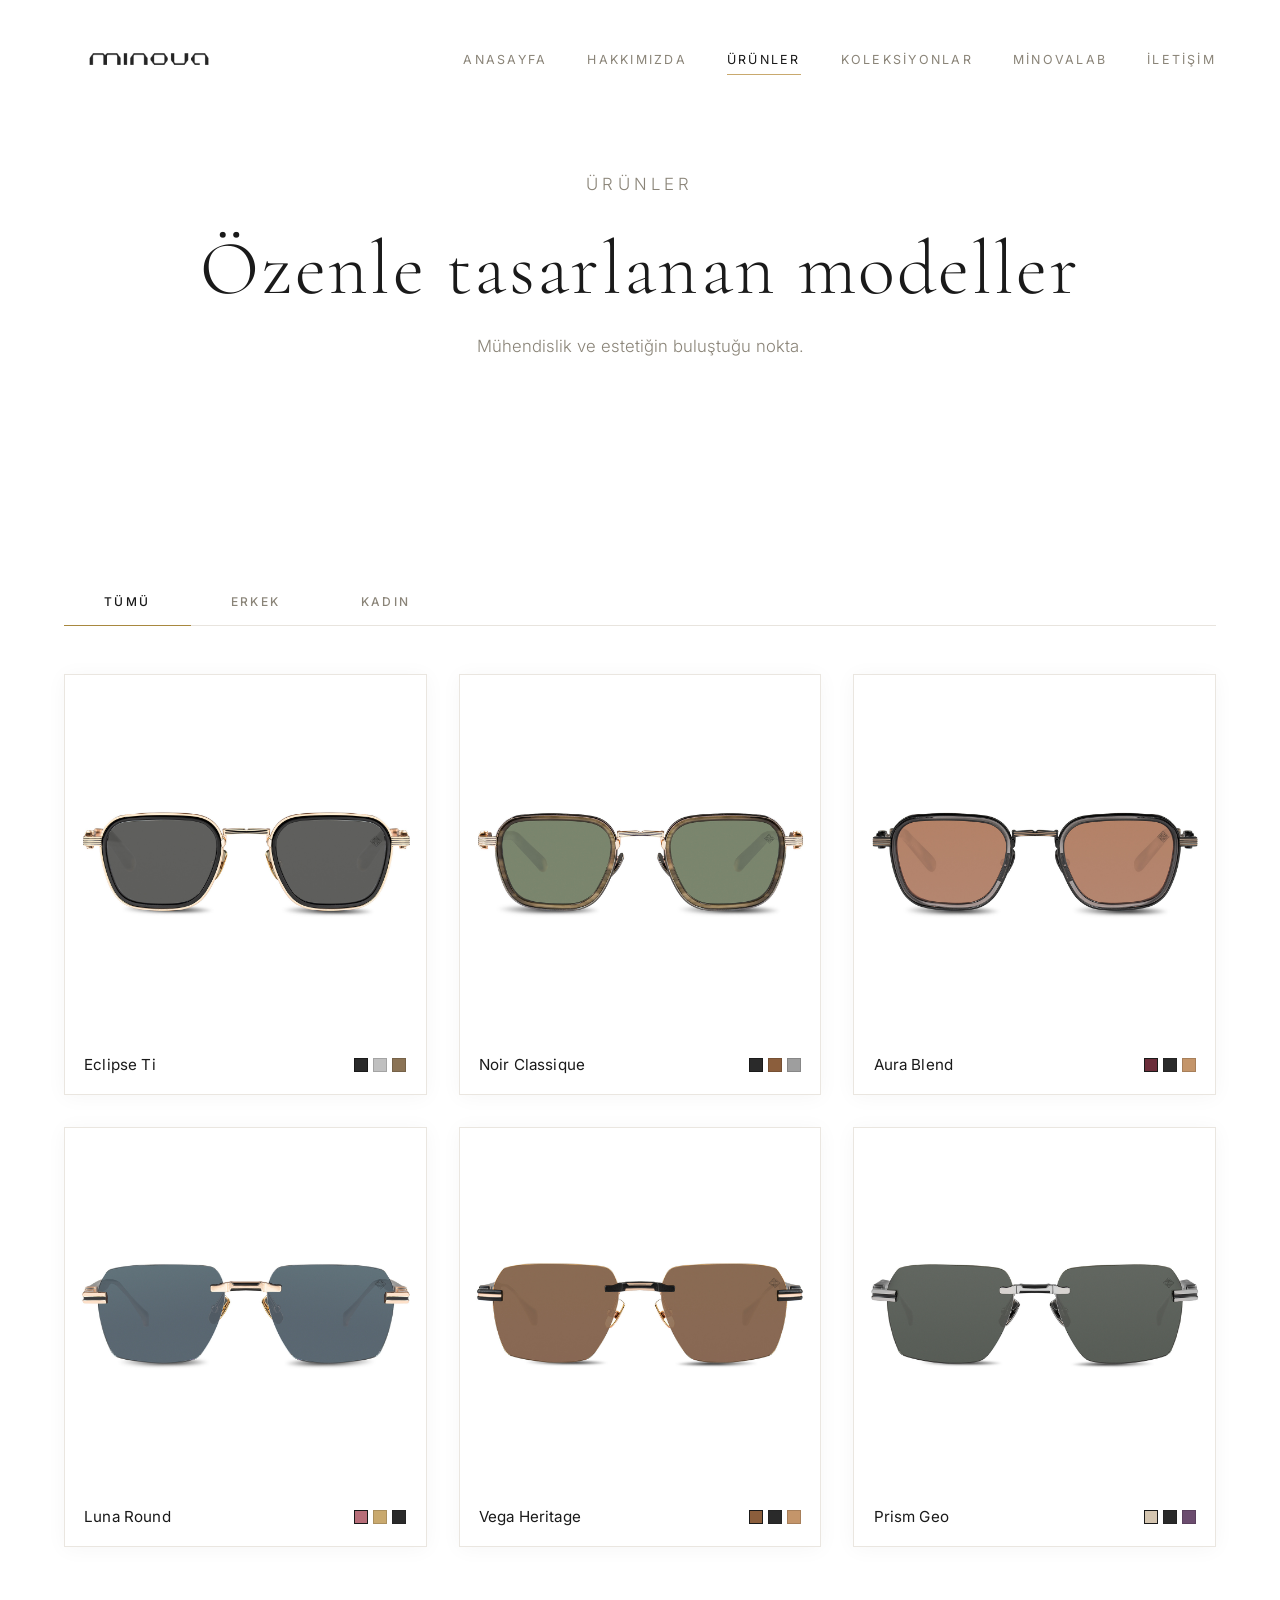
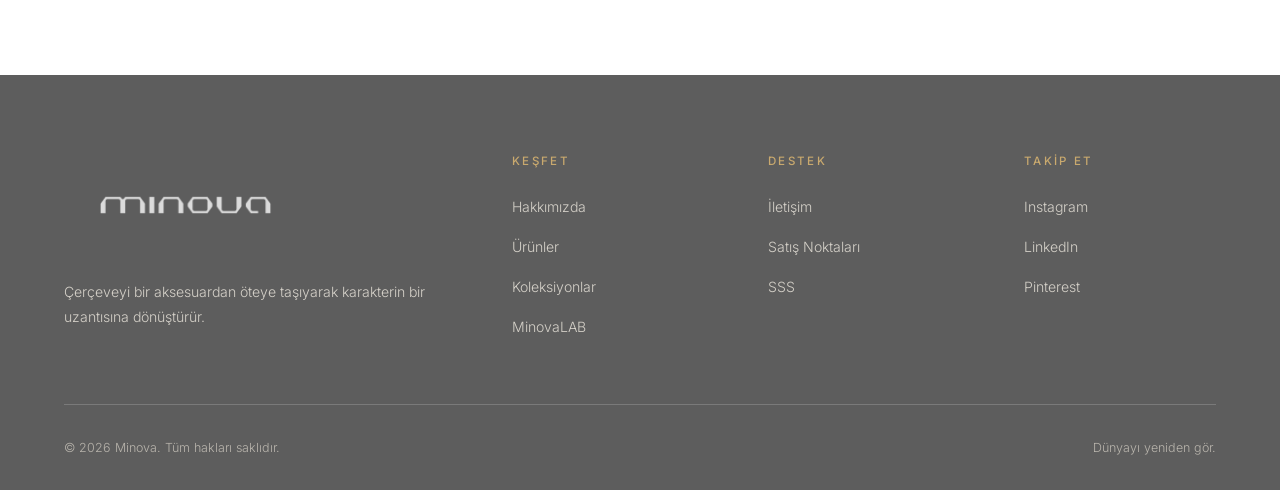
<file: pages/urunler.html>
<!DOCTYPE html>
<html lang="tr">
<head>
  <meta charset="UTF-8">
  <meta name="viewport" content="width=device-width, initial-scale=1.0">
  <title>Ürünler – MINOVA</title>
  <link rel="stylesheet" href="../css/style.css">
</head>
<body class="theme-light">

  <!-- Navigation -->
  <nav class="navbar">
    <a href="../index.html" class="navbar-brand"><img src="../assets/logo-white.png" alt="Minova" class="logo-light"><img src="../assets/logo.png" alt="Minova" class="logo-dark"></a>
    <ul class="nav-links">
      <li><a href="../index.html">Anasayfa</a></li>
      <li><a href="hakkimizda.html">Hakkımızda</a></li>
      <li><a href="urunler.html" class="active">Ürünler</a></li>
      <li><a href="koleksiyonlar.html">Koleksiyonlar</a></li>
      <li><a href="minovalab.html">MinovaLAB</a></li>
      <li><a href="iletisim.html">İletişim</a></li>
    </ul>
    <div class="menu-toggle">
      <span></span><span></span><span></span>
    </div>
  </nav>

  <!-- Page Header -->
  <section class="page-header">
    <div class="page-header-content">
      <p class="subtitle">Ürünler</p>
      <h1>Özenle tasarlanan modeller</h1>
      <p>Mühendislik ve estetiğin buluştuğu nokta.</p>
    </div>
  </section>

  <!-- Product Tabs -->
  <section class="section">
    <div class="container">
      <div class="tab-nav reveal">
        <button class="tab-btn active" data-tab="all">Tümü</button>
        <button class="tab-btn" data-tab="erkek">Erkek</button>
        <button class="tab-btn" data-tab="kadin">Kadın</button>
      </div>

      <!-- All Products -->
      <div class="tab-content active" id="all">
        <div class="grid-3">
          <a href="urun-eclipse-ti.html" class="product-card-link reveal reveal-delay-1">
            <div class="product-card">
              <div class="product-image">
                <img src="../assets/products/eclipse-ti.jpg" alt="Eclipse Ti">
              </div>
              <div class="product-card-footer">
                <span class="product-name">Eclipse Ti</span>
                <div class="card-swatches">
                  <div class="card-swatch active" style="background:#2a2a2a"></div>
                  <div class="card-swatch" style="background:#C0C0C0"></div>
                  <div class="card-swatch" style="background:#8B7355"></div>
                </div>
              </div>
            </div>
          </a>
          <a href="urun-noir-classique.html" class="product-card-link reveal reveal-delay-2">
            <div class="product-card">
              <div class="product-image">
                <img src="../assets/products/noir-classique.jpg" alt="Noir Classique">
              </div>
              <div class="product-card-footer">
                <span class="product-name">Noir Classique</span>
                <div class="card-swatches">
                  <div class="card-swatch active" style="background:#2a2a2a"></div>
                  <div class="card-swatch" style="background:#8B5E3C"></div>
                  <div class="card-swatch" style="background:#9E9E9E"></div>
                </div>
              </div>
            </div>
          </a>
          <a href="urun-aura-blend.html" class="product-card-link reveal reveal-delay-3">
            <div class="product-card">
              <div class="product-image">
                <img src="../assets/products/aura-blend.jpg" alt="Aura Blend">
              </div>
              <div class="product-card-footer">
                <span class="product-name">Aura Blend</span>
                <div class="card-swatches">
                  <div class="card-swatch active" style="background:#6B2D3A"></div>
                  <div class="card-swatch" style="background:#2a2a2a"></div>
                  <div class="card-swatch" style="background:#C4956A"></div>
                </div>
              </div>
            </div>
          </a>
          <a href="urun-luna-round.html" class="product-card-link reveal reveal-delay-1">
            <div class="product-card">
              <div class="product-image">
                <img src="../assets/products/luna-round.jpg" alt="Luna Round">
              </div>
              <div class="product-card-footer">
                <span class="product-name">Luna Round</span>
                <div class="card-swatches">
                  <div class="card-swatch active" style="background:#B76E79"></div>
                  <div class="card-swatch" style="background:#C9A96E"></div>
                  <div class="card-swatch" style="background:#2a2a2a"></div>
                </div>
              </div>
            </div>
          </a>
          <a href="urun-vega-heritage.html" class="product-card-link reveal reveal-delay-2">
            <div class="product-card">
              <div class="product-image">
                <img src="../assets/products/vega-heritage.jpg" alt="Vega Heritage">
              </div>
              <div class="product-card-footer">
                <span class="product-name">Vega Heritage</span>
                <div class="card-swatches">
                  <div class="card-swatch active" style="background:#8B5E3C"></div>
                  <div class="card-swatch" style="background:#2a2a2a"></div>
                  <div class="card-swatch" style="background:#C4956A"></div>
                </div>
              </div>
            </div>
          </a>
          <a href="urun-prism-geo.html" class="product-card-link reveal reveal-delay-3">
            <div class="product-card">
              <div class="product-image">
                <img src="../assets/products/prism-geo.jpg" alt="Prism Geo">
              </div>
              <div class="product-card-footer">
                <span class="product-name">Prism Geo</span>
                <div class="card-swatches">
                  <div class="card-swatch active" style="background:#D4C5B0"></div>
                  <div class="card-swatch" style="background:#2a2a2a"></div>
                  <div class="card-swatch" style="background:#6B4C6E"></div>
                </div>
              </div>
            </div>
          </a>
        </div>
      </div>

      <!-- Erkek Products -->
      <div class="tab-content" id="erkek">
        <div class="grid-3">
          <a href="urun-eclipse-ti.html" class="product-card-link">
            <div class="product-card">
              <div class="product-image">
                <img src="../assets/products/eclipse-ti.jpg" alt="Eclipse Ti">
              </div>
              <div class="product-card-footer">
                <span class="product-name">Eclipse Ti</span>
                <div class="card-swatches">
                  <div class="card-swatch active" style="background:#2a2a2a"></div>
                  <div class="card-swatch" style="background:#C0C0C0"></div>
                  <div class="card-swatch" style="background:#8B7355"></div>
                </div>
              </div>
            </div>
          </a>
          <a href="urun-noir-classique.html" class="product-card-link">
            <div class="product-card">
              <div class="product-image">
                <img src="../assets/products/noir-classique.jpg" alt="Noir Classique">
              </div>
              <div class="product-card-footer">
                <span class="product-name">Noir Classique</span>
                <div class="card-swatches">
                  <div class="card-swatch active" style="background:#2a2a2a"></div>
                  <div class="card-swatch" style="background:#8B5E3C"></div>
                  <div class="card-swatch" style="background:#9E9E9E"></div>
                </div>
              </div>
            </div>
          </a>
          <a href="urun-vega-heritage.html" class="product-card-link">
            <div class="product-card">
              <div class="product-image">
                <img src="../assets/products/vega-heritage.jpg" alt="Vega Heritage">
              </div>
              <div class="product-card-footer">
                <span class="product-name">Vega Heritage</span>
                <div class="card-swatches">
                  <div class="card-swatch active" style="background:#8B5E3C"></div>
                  <div class="card-swatch" style="background:#2a2a2a"></div>
                  <div class="card-swatch" style="background:#C4956A"></div>
                </div>
              </div>
            </div>
          </a>
        </div>
      </div>

      <!-- Kadın Products -->
      <div class="tab-content" id="kadin">
        <div class="grid-3">
          <a href="urun-aura-blend.html" class="product-card-link">
            <div class="product-card">
              <div class="product-image">
                <img src="../assets/products/aura-blend.jpg" alt="Aura Blend">
              </div>
              <div class="product-card-footer">
                <span class="product-name">Aura Blend</span>
                <div class="card-swatches">
                  <div class="card-swatch active" style="background:#6B2D3A"></div>
                  <div class="card-swatch" style="background:#2a2a2a"></div>
                  <div class="card-swatch" style="background:#C4956A"></div>
                </div>
              </div>
            </div>
          </a>
          <a href="urun-luna-round.html" class="product-card-link">
            <div class="product-card">
              <div class="product-image">
                <img src="../assets/products/luna-round.jpg" alt="Luna Round">
              </div>
              <div class="product-card-footer">
                <span class="product-name">Luna Round</span>
                <div class="card-swatches">
                  <div class="card-swatch active" style="background:#B76E79"></div>
                  <div class="card-swatch" style="background:#C9A96E"></div>
                  <div class="card-swatch" style="background:#2a2a2a"></div>
                </div>
              </div>
            </div>
          </a>
          <a href="urun-prism-geo.html" class="product-card-link">
            <div class="product-card">
              <div class="product-image">
                <img src="../assets/products/prism-geo.jpg" alt="Prism Geo">
              </div>
              <div class="product-card-footer">
                <span class="product-name">Prism Geo</span>
                <div class="card-swatches">
                  <div class="card-swatch active" style="background:#D4C5B0"></div>
                  <div class="card-swatch" style="background:#2a2a2a"></div>
                  <div class="card-swatch" style="background:#6B4C6E"></div>
                </div>
              </div>
            </div>
          </a>
        </div>
      </div>
    </div>
  </section>

  <!-- Footer -->
  <footer class="footer">
    <div class="footer-content">
      <div>
        <div class="footer-brand"><img src="../assets/logo-white.png" alt="Minova"></div>
        <p class="footer-desc">Çerçeveyi bir aksesuardan öteye taşıyarak karakterin bir uzantısına dönüştürür.</p>
      </div>
      <div class="footer-col">
        <h5>Keşfet</h5>
        <ul>
          <li><a href="hakkimizda.html">Hakkımızda</a></li>
          <li><a href="urunler.html">Ürünler</a></li>
          <li><a href="koleksiyonlar.html">Koleksiyonlar</a></li>
          <li><a href="minovalab.html">MinovaLAB</a></li>
        </ul>
      </div>
      <div class="footer-col">
        <h5>Destek</h5>
        <ul>
          <li><a href="iletisim.html">İletişim</a></li>
          <li><a href="#">Satış Noktaları</a></li>
          <li><a href="#">SSS</a></li>
        </ul>
      </div>
      <div class="footer-col">
        <h5>Takip Et</h5>
        <ul>
          <li><a href="#">Instagram</a></li>
          <li><a href="#">LinkedIn</a></li>
          <li><a href="#">Pinterest</a></li>
        </ul>
      </div>
    </div>
    <div class="footer-bottom">
      <span>&copy; 2026 Minova. Tüm hakları saklıdır.</span>
      <span>Dünyayı yeniden gör.</span>
    </div>
  </footer>

  <script src="../js/main.js"></script>
</body>
</html>
</file>
<file: css/style.css>
/* ==========================================
   MINOVA – Premium Optical Brand Website
   ========================================== */

@import url('https://fonts.googleapis.com/css2?family=Cormorant+Garamond:ital,wght@0,300;0,400;0,500;0,600;0,700;1,300;1,400&family=Inter:wght@300;400;500;600&display=swap');

/* --- CSS Variables --- */
:root {
  --color-bg: #5d5d5d;
  --color-bg-alt: #525252;
  --color-bg-card: #4a4a4a;
  --color-bg-elevated: #505050;
  --color-gold: #c9a96e;
  --color-gold-light: #e0c98f;
  --color-gold-dark: #a8883f;
  --color-text: #ffffff;
  --color-text-muted: #d4d0c8;
  --color-text-dim: #b8b4ac;
  --color-border: #7a7a7a;
  --color-border-light: #8a8a8a;
  --color-white: #ffffff;
  --color-cream: #f5f0e8;

  --font-display: 'Cormorant Garamond', Georgia, serif;
  --font-body: 'Inter', -apple-system, sans-serif;

  --transition-smooth: cubic-bezier(0.25, 0.1, 0.25, 1);
  --transition-spring: cubic-bezier(0.34, 1.56, 0.64, 1);
}

/* --- Reset & Base --- */
*, *::before, *::after {
  margin: 0;
  padding: 0;
  box-sizing: border-box;
}

html {
  scroll-behavior: smooth;
  font-size: 16px;
}

body {
  font-family: var(--font-body);
  background-color: var(--color-bg);
  color: var(--color-text);
  line-height: 1.7;
  font-weight: 300;
  overflow-x: hidden;
  -webkit-font-smoothing: antialiased;
  -moz-osx-font-smoothing: grayscale;
}

a {
  text-decoration: none;
  color: inherit;
  transition: color 0.3s var(--transition-smooth);
}

img {
  max-width: 100%;
  display: block;
}

/* --- Typography --- */
h1, h2, h3, h4, h5 {
  font-family: var(--font-display);
  font-weight: 300;
  line-height: 1.2;
  letter-spacing: 0.03em;
}

h1 { font-size: clamp(2.5rem, 6vw, 5rem); }
h2 { font-size: clamp(2rem, 4vw, 3.5rem); }
h3 { font-size: clamp(1.5rem, 3vw, 2rem); }
h4 { font-size: clamp(1.2rem, 2vw, 1.5rem); }

.text-gold { color: var(--color-gold); }
.text-muted { color: var(--color-text-muted); }

.subtitle {
  font-family: var(--font-body);
  font-size: 0.85rem;
  font-weight: 300;
  letter-spacing: 0.25em;
  text-transform: uppercase;
  color: var(--color-gold);
}

/* --- Navigation --- */
.navbar {
  position: fixed;
  top: 0;
  left: 0;
  right: 0;
  z-index: 1000;
  padding: 1.5rem 4rem;
  display: flex;
  align-items: center;
  justify-content: space-between;
  transition: all 0.5s var(--transition-smooth);
  background: transparent;
}

.navbar.scrolled {
  background: rgba(93, 93, 93, 0.95);
  backdrop-filter: blur(20px);
  -webkit-backdrop-filter: blur(20px);
  padding: 1rem 4rem;
  border-bottom: 1px solid var(--color-border);
}

.navbar-brand {
  display: flex;
  align-items: center;
}

.navbar-brand img {
  height: 70px;
  width: auto;
}

/* Dark pages: white logo */
.navbar-brand .logo-dark { display: none; }
.navbar-brand .logo-light { display: block; }

/* Footer logo */
.footer-brand img {
  height: 100px;
  width: auto;
  margin-bottom: 1.5rem;
}

.nav-links {
  display: flex;
  gap: 2.5rem;
  list-style: none;
  align-items: center;
}

.nav-links a {
  font-size: 0.78rem;
  font-weight: 400;
  letter-spacing: 0.18em;
  text-transform: uppercase;
  color: var(--color-text-muted);
  position: relative;
  padding: 0.5rem 0;
}

.nav-links a::after {
  content: '';
  position: absolute;
  bottom: 0;
  left: 0;
  width: 0;
  height: 1px;
  background: var(--color-gold);
  transition: width 0.4s var(--transition-smooth);
}

.nav-links a:hover,
.nav-links a.active {
  color: var(--color-cream);
}

.nav-links a:hover::after,
.nav-links a.active::after {
  width: 100%;
}

/* Mobile menu toggle */
.menu-toggle {
  display: none;
  flex-direction: column;
  gap: 6px;
  cursor: pointer;
  padding: 5px;
  z-index: 1001;
}

.menu-toggle span {
  display: block;
  width: 28px;
  height: 1.5px;
  background: var(--color-cream);
  transition: all 0.3s var(--transition-smooth);
}

.menu-toggle.active span:nth-child(1) {
  transform: rotate(45deg) translate(5px, 5px);
}
.menu-toggle.active span:nth-child(2) {
  opacity: 0;
}
.menu-toggle.active span:nth-child(3) {
  transform: rotate(-45deg) translate(5px, -5px);
}

/* --- Hero Video --- */
.hero-video .hero-video-bg {
  position: absolute;
  inset: 0;
  z-index: 0;
}

.hero-video .hero-video-bg video {
  width: 100%;
  height: 100%;
  object-fit: cover;
}

.hero-video .hero-video-overlay {
  position: absolute;
  inset: 0;
  background: rgba(0, 0, 0, 0.55);
  z-index: 1;
}

/* --- Hero Section --- */
.hero {
  height: 100vh;
  display: flex;
  align-items: center;
  justify-content: center;
  text-align: center;
  position: relative;
  overflow: hidden;
}

.hero::before {
  content: '';
  position: absolute;
  inset: 0;
  background: radial-gradient(ellipse at center, rgba(201, 169, 110, 0.06) 0%, transparent 70%);
  pointer-events: none;
}

.hero::after {
  content: '';
  position: absolute;
  bottom: 0;
  left: 0;
  right: 0;
  height: 200px;
  background: linear-gradient(to top, var(--color-bg), transparent);
  pointer-events: none;
}

.hero-content {
  max-width: 900px;
  padding: 0 2rem;
  position: relative;
  z-index: 1;
}

.hero-content .subtitle {
  margin-bottom: 2rem;
  opacity: 0;
  transform: translateY(20px);
  animation: fadeUp 1s 0.3s var(--transition-smooth) forwards;
}

.hero-content h1 {
  margin-bottom: 1.5rem;
  opacity: 0;
  transform: translateY(30px);
  animation: fadeUp 1s 0.5s var(--transition-smooth) forwards;
}

.hero-content h1 em {
  font-style: italic;
  color: var(--color-gold);
}

.hero-description {
  font-size: 1.05rem;
  font-weight: 300;
  color: var(--color-text-muted);
  max-width: 650px;
  margin: 0 auto;
  line-height: 1.9;
  opacity: 0;
  transform: translateY(30px);
  animation: fadeUp 1s 0.7s var(--transition-smooth) forwards;
}

/* Decorative line */
.hero-line {
  width: 60px;
  height: 1px;
  background: var(--color-gold);
  margin: 2rem auto;
  opacity: 0;
  animation: fadeUp 1s 0.9s var(--transition-smooth) forwards;
}

/* Scroll indicator */
.scroll-indicator {
  position: absolute;
  bottom: 3rem;
  left: 50%;
  transform: translateX(-50%);
  display: flex;
  flex-direction: column;
  align-items: center;
  gap: 0.8rem;
  opacity: 0;
  animation: fadeUp 1s 1.2s var(--transition-smooth) forwards;
}

.scroll-indicator span {
  font-size: 0.65rem;
  letter-spacing: 0.3em;
  text-transform: uppercase;
  color: var(--color-text-dim);
}

.scroll-indicator .line {
  width: 1px;
  height: 40px;
  background: linear-gradient(to bottom, var(--color-gold), transparent);
  animation: scrollLine 2s infinite;
}

/* --- Sections --- */
.section {
  padding: 8rem 4rem;
  position: relative;
}

.section-sm {
  padding: 5rem 4rem;
}

.container {
  max-width: 1200px;
  margin: 0 auto;
}

.container-narrow {
  max-width: 800px;
  margin: 0 auto;
}

/* Section header */
.section-header {
  text-align: center;
  margin-bottom: 5rem;
}

.section-header .subtitle {
  margin-bottom: 1.5rem;
}

.section-header h2 {
  margin-bottom: 1.5rem;
}

.section-header p {
  color: var(--color-text-muted);
  max-width: 600px;
  margin: 0 auto;
  font-size: 1rem;
  line-height: 1.8;
}

.divider {
  width: 50px;
  height: 1px;
  background: var(--color-gold);
  margin: 2rem auto;
}

/* --- Buttons --- */
.btn {
  display: inline-block;
  padding: 1rem 2.8rem;
  font-family: var(--font-body);
  font-size: 0.75rem;
  font-weight: 500;
  letter-spacing: 0.2em;
  text-transform: uppercase;
  border: 1px solid var(--color-gold);
  color: var(--color-gold);
  background: transparent;
  cursor: pointer;
  transition: all 0.4s var(--transition-smooth);
  position: relative;
  overflow: hidden;
}

.btn::before {
  content: '';
  position: absolute;
  top: 0;
  left: -100%;
  width: 100%;
  height: 100%;
  background: var(--color-gold);
  transition: left 0.4s var(--transition-smooth);
  z-index: -1;
}

.btn:hover {
  color: var(--color-bg);
}

.btn:hover::before {
  left: 0;
}

.btn-filled {
  background: var(--color-gold);
  color: var(--color-bg);
}

.btn-filled::before {
  background: var(--color-gold-light);
}

/* --- Cards --- */
.card {
  background: var(--color-bg-card);
  border: 1px solid var(--color-border);
  padding: 3rem;
  transition: all 0.5s var(--transition-smooth);
}

.card:hover {
  border-color: var(--color-gold-dark);
  transform: translateY(-4px);
}

.card-icon {
  width: 50px;
  height: 50px;
  display: flex;
  align-items: center;
  justify-content: center;
  margin-bottom: 1.5rem;
  color: var(--color-gold);
  font-size: 1.5rem;
}

.card h4 {
  margin-bottom: 1rem;
  font-weight: 400;
}

.card p {
  color: var(--color-text-muted);
  font-size: 0.9rem;
  line-height: 1.8;
}

/* --- Grid Layouts --- */
.grid-2 {
  display: grid;
  grid-template-columns: repeat(2, 1fr);
  gap: 2rem;
}

.grid-3 {
  display: grid;
  grid-template-columns: repeat(3, 1fr);
  gap: 2rem;
}

.grid-4 {
  display: grid;
  grid-template-columns: repeat(4, 1fr);
  gap: 2rem;
}

/* --- Feature List --- */
.feature-list {
  display: flex;
  flex-direction: column;
  gap: 3rem;
}

.feature-item {
  display: flex;
  gap: 2rem;
  align-items: flex-start;
  padding: 2.5rem;
  background: var(--color-bg-card);
  border: 1px solid var(--color-border);
  transition: all 0.4s var(--transition-smooth);
}

.feature-item:hover {
  border-color: var(--color-gold-dark);
}

.feature-number {
  font-family: var(--font-display);
  font-size: 3rem;
  font-weight: 300;
  color: var(--color-gold);
  line-height: 1;
  min-width: 60px;
}

.feature-item h4 {
  margin-bottom: 0.8rem;
  font-weight: 400;
}

.feature-item p {
  color: var(--color-text-muted);
  font-size: 0.9rem;
  line-height: 1.8;
}

/* --- Product Cards --- */
.product-card {
  background: var(--color-bg-card);
  border: 1px solid var(--color-border);
  overflow: hidden;
  transition: all 0.5s var(--transition-smooth);
  cursor: pointer;
}

.product-card:hover {
  border-color: var(--color-gold-dark);
  transform: translateY(-6px);
}

.product-image {
  width: 100%;
  aspect-ratio: 1 / 1;
  background: var(--color-bg-elevated);
  display: flex;
  align-items: center;
  justify-content: center;
  overflow: hidden;
  position: relative;
}

.product-image::after {
  content: '';
  position: absolute;
  inset: 0;
  background: linear-gradient(to top, var(--color-bg-card) 0%, rgba(22, 22, 22, 0.3) 40%, rgba(22, 22, 22, 0.15) 100%);
  z-index: 2;
  pointer-events: none;
}

.product-image img {
  width: 100%;
  height: 100%;
  object-fit: cover;
  position: relative;
  z-index: 1;
}

.product-image svg {
  width: 120px;
  height: 60px;
  opacity: 0.2;
}

.product-info {
  padding: 1.5rem 2rem 2rem;
}

.product-info .product-name {
  font-family: var(--font-display);
  font-size: 1.3rem;
  font-weight: 400;
  margin-bottom: 0.3rem;
}

.product-info .product-category {
  font-size: 0.72rem;
  letter-spacing: 0.2em;
  text-transform: uppercase;
  color: var(--color-gold);
}

.product-info .product-price {
  font-size: 0.9rem;
  color: var(--color-text-muted);
  margin-top: 0.8rem;
}

/* Product card footer - name left, color swatches right */
.product-card-footer {
  display: flex;
  justify-content: space-between;
  align-items: center;
  padding: 1rem 1.2rem;
}

.product-card-footer .product-name {
  font-family: var(--font-body);
  font-size: 0.95rem;
  font-weight: 400;
  color: #1a1a1a;
  letter-spacing: 0.01em;
}

.product-card-footer .card-swatches {
  display: flex;
  gap: 5px;
  align-items: center;
}

.product-card-footer .card-swatch {
  width: 14px;
  height: 14px;
  border: 1px solid rgba(0,0,0,0.15);
  cursor: pointer;
  transition: transform 0.2s ease;
}

.product-card-footer .card-swatch:hover {
  transform: scale(1.2);
}

.product-card-footer .card-swatch.active {
  border: 1.5px solid #1a1a1a;
}

/* --- Manifesto / Text Blocks --- */
.manifesto {
  display: grid;
  grid-template-columns: 1fr 1fr;
  gap: 6rem;
  align-items: center;
}

.manifesto-text h2 {
  margin-bottom: 2rem;
}

.manifesto-text p {
  color: var(--color-text-muted);
  font-size: 1rem;
  line-height: 2;
  margin-bottom: 1.5rem;
}

.manifesto-visual {
  height: 500px;
  background: var(--color-bg-elevated);
  border: 1px solid var(--color-border);
  display: flex;
  align-items: center;
  justify-content: center;
  position: relative;
  overflow: hidden;
}

.manifesto-visual img {
  width: 100%;
  height: 100%;
  object-fit: cover;
  position: relative;
  z-index: 1;
}

.manifesto-visual::before {
  content: '';
  position: absolute;
  inset: 20px;
  border: 1px solid var(--color-border);
  z-index: 2;
  pointer-events: none;
}

/* --- Stats --- */
.stats {
  display: grid;
  grid-template-columns: repeat(4, 1fr);
  gap: 2rem;
  padding: 4rem 0;
  border-top: 1px solid var(--color-border);
  border-bottom: 1px solid var(--color-border);
}

.stat-item {
  text-align: center;
}

.stat-number {
  font-family: var(--font-display);
  font-size: 3rem;
  font-weight: 300;
  color: var(--color-gold);
  line-height: 1;
  margin-bottom: 0.5rem;
}

.stat-label {
  font-size: 0.75rem;
  letter-spacing: 0.15em;
  text-transform: uppercase;
  color: var(--color-text-muted);
}

/* --- Specs Table --- */
.specs-table {
  width: 100%;
  border-collapse: collapse;
}

.specs-table tr {
  border-bottom: 1px solid var(--color-border);
}

.specs-table td {
  padding: 1.2rem 0;
  font-size: 0.9rem;
}

.specs-table td:first-child {
  color: var(--color-gold);
  font-weight: 500;
  width: 200px;
  letter-spacing: 0.05em;
}

.specs-table td:last-child {
  color: var(--color-text-muted);
}

/* --- Contact Form --- */
.form-group {
  margin-bottom: 2rem;
}

.form-group label {
  display: block;
  font-size: 0.75rem;
  letter-spacing: 0.15em;
  text-transform: uppercase;
  color: var(--color-text-muted);
  margin-bottom: 0.8rem;
}

.form-group input,
.form-group textarea,
.form-group select {
  width: 100%;
  padding: 1rem 0;
  font-family: var(--font-body);
  font-size: 0.95rem;
  font-weight: 300;
  color: var(--color-text);
  background: transparent;
  border: none;
  border-bottom: 1px solid var(--color-border);
  outline: none;
  transition: border-color 0.3s var(--transition-smooth);
}

.form-group input:focus,
.form-group textarea:focus,
.form-group select:focus {
  border-color: var(--color-gold);
}

.form-group textarea {
  resize: vertical;
  min-height: 120px;
}

.form-group select option {
  background: var(--color-bg);
}

/* --- Footer --- */
.footer {
  padding: 5rem 4rem 2rem;
  border-top: 1px solid var(--color-border);
}

.footer-content {
  max-width: 1200px;
  margin: 0 auto;
  display: grid;
  grid-template-columns: 2fr 1fr 1fr 1fr;
  gap: 4rem;
  margin-bottom: 4rem;
}

.footer-brand {
  font-family: var(--font-display);
  font-size: 1.5rem;
  letter-spacing: 0.1em;
  margin-bottom: 1.5rem;
}

.footer-desc {
  color: var(--color-text-muted);
  font-size: 0.88rem;
  line-height: 1.8;
}

.footer-col h5 {
  font-family: var(--font-body);
  font-size: 0.72rem;
  font-weight: 500;
  letter-spacing: 0.2em;
  text-transform: uppercase;
  color: var(--color-gold);
  margin-bottom: 1.5rem;
}

.footer-col ul {
  list-style: none;
  display: flex;
  flex-direction: column;
  gap: 0.8rem;
}

.footer-col a {
  font-size: 0.88rem;
  color: var(--color-text-muted);
}

.footer-col a:hover {
  color: var(--color-cream);
}

.footer-bottom {
  max-width: 1200px;
  margin: 0 auto;
  padding-top: 2rem;
  border-top: 1px solid var(--color-border);
  display: flex;
  justify-content: space-between;
  align-items: center;
  font-size: 0.78rem;
  color: var(--color-text-dim);
}

/* --- Page Header (inner pages) --- */
.page-header {
  height: 50vh;
  min-height: 400px;
  display: flex;
  align-items: center;
  justify-content: center;
  text-align: center;
  position: relative;
  background: var(--color-bg);
  padding-top: 80px;
}

.page-header::before {
  content: '';
  position: absolute;
  inset: 0;
  background: radial-gradient(ellipse at center top, rgba(201, 169, 110, 0.05) 0%, transparent 60%);
}

.page-header::after {
  content: '';
  position: absolute;
  bottom: 0;
  left: 0;
  right: 0;
  height: 120px;
  background: linear-gradient(to top, var(--color-bg), transparent);
}

.page-header-content {
  position: relative;
  z-index: 1;
}

.page-header .subtitle {
  margin-bottom: 1.5rem;
}

.page-header h1 {
  margin-bottom: 1rem;
}

.page-header p {
  color: var(--color-text-muted);
  font-size: 1.05rem;
  max-width: 550px;
  margin: 0 auto;
  line-height: 1.8;
}

/* --- Alternating Sections --- */
.bg-alt {
  background: var(--color-bg-alt);
}

/* --- Quote Block --- */
.quote-block {
  text-align: center;
  padding: 6rem 4rem;
  position: relative;
}

.quote-block::before {
  content: '\201C';
  font-family: var(--font-display);
  font-size: 8rem;
  color: var(--color-gold);
  opacity: 0.2;
  position: absolute;
  top: 2rem;
  left: 50%;
  transform: translateX(-50%);
  line-height: 1;
}

.quote-block blockquote {
  font-family: var(--font-display);
  font-size: clamp(1.5rem, 3vw, 2.2rem);
  font-style: italic;
  font-weight: 300;
  line-height: 1.6;
  max-width: 700px;
  margin: 0 auto;
  color: var(--color-cream);
}

/* --- Image placeholder --- */
.image-placeholder {
  background: var(--color-bg-elevated);
  border: 1px solid var(--color-border);
  display: flex;
  align-items: center;
  justify-content: center;
  color: var(--color-text-dim);
  font-size: 0.8rem;
  letter-spacing: 0.1em;
  text-transform: uppercase;
  min-height: 300px;
}

/* --- Animations --- */
@keyframes fadeUp {
  from {
    opacity: 0;
    transform: translateY(30px);
  }
  to {
    opacity: 1;
    transform: translateY(0);
  }
}

@keyframes scrollLine {
  0% { opacity: 1; transform: scaleY(1); transform-origin: top; }
  50% { opacity: 0.5; transform: scaleY(0.3); transform-origin: top; }
  100% { opacity: 1; transform: scaleY(1); transform-origin: top; }
}

/* Scroll reveal */
.reveal {
  opacity: 0;
  transform: translateY(40px);
  transition: all 0.8s var(--transition-smooth);
}

.reveal.visible {
  opacity: 1;
  transform: translateY(0);
}

.reveal-delay-1 { transition-delay: 0.1s; }
.reveal-delay-2 { transition-delay: 0.2s; }
.reveal-delay-3 { transition-delay: 0.3s; }
.reveal-delay-4 { transition-delay: 0.4s; }

/* --- Marquee / Ticker --- */
.marquee-section {
  overflow: hidden;
  padding: 2rem 0;
  border-top: 1px solid var(--color-border);
  border-bottom: 1px solid var(--color-border);
}

.marquee-track {
  display: flex;
  gap: 4rem;
  animation: marquee 30s linear infinite;
  white-space: nowrap;
}

.marquee-item {
  font-family: var(--font-display);
  font-size: 1.5rem;
  font-weight: 300;
  color: var(--color-text-dim);
  letter-spacing: 0.1em;
  flex-shrink: 0;
}

.marquee-item .dot {
  color: var(--color-gold);
  margin: 0 1rem;
}

@keyframes marquee {
  0% { transform: translateX(0); }
  100% { transform: translateX(-50%); }
}

/* --- Lookbook Grid --- */
.lookbook-grid {
  display: grid;
  grid-template-columns: repeat(3, 1fr);
  grid-template-rows: repeat(2, 280px);
  gap: 1rem;
}

.lookbook-grid .lookbook-item:first-child {
  grid-row: span 2;
}

.lookbook-item {
  background: var(--color-bg-elevated);
  border: 1px solid var(--color-border);
  overflow: hidden;
  position: relative;
  display: flex;
  align-items: center;
  justify-content: center;
  color: var(--color-text-dim);
  font-size: 0.75rem;
  letter-spacing: 0.1em;
}

.lookbook-item img {
  width: 100%;
  height: 100%;
  object-fit: cover;
  transition: transform 0.6s var(--transition-smooth);
}

.lookbook-item:hover img {
  transform: scale(1.05);
  text-transform: uppercase;
  transition: border-color 0.4s var(--transition-smooth);
}

.lookbook-item:hover {
  border-color: var(--color-gold-dark);
}

/* --- Timeline --- */
.timeline {
  position: relative;
  padding-left: 3rem;
}

.timeline::before {
  content: '';
  position: absolute;
  left: 0;
  top: 0;
  bottom: 0;
  width: 1px;
  background: var(--color-border);
}

.timeline-item {
  position: relative;
  padding-bottom: 3rem;
}

.timeline-item::before {
  content: '';
  position: absolute;
  left: -3rem;
  top: 0.5rem;
  width: 8px;
  height: 8px;
  border-radius: 50%;
  background: var(--color-gold);
  transform: translateX(-50%);
}

.timeline-item h4 {
  margin-bottom: 0.8rem;
}

.timeline-item p {
  color: var(--color-text-muted);
  font-size: 0.9rem;
  line-height: 1.8;
}

/* --- Tab Navigation (Products) --- */
.tab-nav {
  display: flex;
  gap: 0;
  margin-bottom: 3rem;
  border-bottom: 1px solid var(--color-border);
}

.tab-btn {
  padding: 1rem 2.5rem;
  font-family: var(--font-body);
  font-size: 0.75rem;
  font-weight: 500;
  letter-spacing: 0.2em;
  text-transform: uppercase;
  color: var(--color-text-muted);
  background: transparent;
  border: none;
  cursor: pointer;
  position: relative;
  transition: color 0.3s var(--transition-smooth);
}

.tab-btn::after {
  content: '';
  position: absolute;
  bottom: -1px;
  left: 0;
  width: 100%;
  height: 1px;
  background: var(--color-gold);
  transform: scaleX(0);
  transition: transform 0.3s var(--transition-smooth);
}

.tab-btn.active,
.tab-btn:hover {
  color: var(--color-cream);
}

.tab-btn.active::after {
  transform: scaleX(1);
}

.tab-content {
  display: none;
}

.tab-content.active {
  display: block;
}

/* --- Contact Info --- */
.contact-grid {
  display: grid;
  grid-template-columns: 1fr 1fr;
  gap: 6rem;
}

.contact-info-item {
  margin-bottom: 2.5rem;
}

.contact-info-item h5 {
  font-family: var(--font-body);
  font-size: 0.72rem;
  font-weight: 500;
  letter-spacing: 0.2em;
  text-transform: uppercase;
  color: var(--color-gold);
  margin-bottom: 0.8rem;
}

.contact-info-item p,
.contact-info-item a {
  color: var(--color-text-muted);
  font-size: 0.95rem;
  line-height: 1.8;
}

.contact-info-item a:hover {
  color: var(--color-gold);
}

/* ===========================================
   LIGHT THEME – Product Pages
   =========================================== */
body.theme-light {
  background-color: #ffffff;
  color: #1a1a1a;
}

/* Navbar on light pages */
body.theme-light .navbar.scrolled {
  background: rgba(255, 255, 255, 0.98);
  backdrop-filter: blur(20px);
  -webkit-backdrop-filter: blur(20px);
  border-bottom: none;
}

body.theme-light .navbar.scrolled .navbar-brand {
  color: #1a1a1a;
}

body.theme-light .navbar.scrolled .nav-links a {
  color: #8a8478;
}

body.theme-light .navbar.scrolled .nav-links a:hover,
body.theme-light .navbar.scrolled .nav-links a.active {
  color: #1a1a1a;
}

body.theme-light .navbar.scrolled .menu-toggle span {
  background: #1a1a1a;
}

body.theme-light .nav-links {
  background: #ffffff;
}

/* Page header on light theme — same layout as dark, just white bg */
body.theme-light .page-header {
  background: #ffffff;
}

body.theme-light .page-header::before {
  display: none;
}

body.theme-light .page-header::after {
  display: none;
}

body.theme-light .page-header h1 {
  color: #1a1a1a;
}

body.theme-light .page-header .subtitle {
  color: #8a8478;
}

body.theme-light .page-header p {
  color: #8a8478;
}

/* Navbar on light theme */
body.theme-light .navbar {
  background: rgba(255, 255, 255, 0.95);
  backdrop-filter: blur(20px);
  -webkit-backdrop-filter: blur(20px);
  border-bottom: none;
}

body.theme-light .navbar-brand .logo-dark { display: block; }
body.theme-light .navbar-brand .logo-light { display: none; }

body.theme-light .navbar .nav-links a {
  color: #8a8478;
}

body.theme-light .navbar .nav-links a:hover,
body.theme-light .navbar .nav-links a.active {
  color: #1a1a1a;
}

body.theme-light .navbar .menu-toggle span {
  background: #1a1a1a;
}

/* Sections */
body.theme-light .section {
  background: #ffffff;
}

body.theme-light .bg-alt {
  background: #faf9f7;
}

/* Tab nav */
body.theme-light .tab-nav {
  border-bottom: 1px solid #e8e4de;
}

body.theme-light .tab-btn {
  color: #8a8478;
}

body.theme-light .tab-btn.active,
body.theme-light .tab-btn:hover {
  color: #1a1a1a;
}

body.theme-light .tab-btn::after {
  background: var(--color-gold-dark);
}

/* Product cards on white */
body.theme-light .product-card {
  background: #ffffff;
  border: 1px solid #eae6e0;
  box-shadow: 0 2px 20px rgba(0, 0, 0, 0.04);
}

body.theme-light .product-card:hover {
  border-color: var(--color-gold);
  box-shadow: 0 8px 40px rgba(0, 0, 0, 0.08);
  transform: translateY(-6px);
}

body.theme-light .product-image {
  background: #ffffff;
}

body.theme-light .product-image::after {
  background: none;
}

body.theme-light .product-image svg {
  color: #1a1a1a;
}

body.theme-light .product-info .product-name {
  color: #1a1a1a;
}

body.theme-light .product-info .product-category {
  color: var(--color-gold-dark);
}

body.theme-light .product-info .product-price {
  color: #6a6560;
}

body.theme-light a.product-card-link {
  color: inherit;
}

/* Product detail on white */
body.theme-light .product-gallery-main {
  background: #ffffff;
  border: none;
}

body.theme-light .product-gallery-main svg {
  color: #1a1a1a;
  opacity: 0.35;
}

body.theme-light .product-thumb {
  background: #ffffff;
  border: 1px solid #eae6e0;
  color: #8a8478;
}

body.theme-light .product-thumb:hover,
body.theme-light .product-thumb.active {
  border-color: var(--color-gold);
}

body.theme-light .product-detail-info .breadcrumb {
  color: #aaa69e;
}

body.theme-light .product-detail-info .breadcrumb a {
  color: #8a8478;
}

body.theme-light .product-detail-info .breadcrumb a:hover {
  color: var(--color-gold-dark);
}

body.theme-light .product-collection-tag {
  color: var(--color-gold-dark);
  border-color: var(--color-gold);
}

body.theme-light .product-detail-info h1 {
  color: #1a1a1a;
}

body.theme-light .product-detail-info .product-tagline {
  color: #6a6560;
}

body.theme-light .product-detail-info .product-description {
  color: #5a5650;
  border-bottom-color: #eae6e0;
}

body.theme-light .color-options h5,
body.theme-light .product-specs h5 {
  color: #8a8478;
}

body.theme-light .color-swatch:hover,
body.theme-light .color-swatch.active {
  border-color: var(--color-gold-dark);
}

body.theme-light .color-swatch::after {
  color: #8a8478;
}

body.theme-light .spec-item {
  border-bottom-color: #eae6e0;
}

body.theme-light .spec-item:nth-child(odd) {
  border-right-color: #eae6e0;
}

body.theme-light .spec-label {
  color: var(--color-gold-dark);
}

body.theme-light .spec-value {
  color: #3a3530;
}

body.theme-light .tech-badge {
  background: #f5f3f0;
  border: 1px solid #eae6e0;
  color: #3a3530;
}

body.theme-light .tech-badge:hover {
  border-color: var(--color-gold);
}

body.theme-light .tech-badge .tech-icon {
  color: var(--color-gold-dark);
}

/* Buttons on light */
body.theme-light .btn {
  border-color: #1a1a1a;
  color: #1a1a1a;
}

body.theme-light .btn::before {
  background: #1a1a1a;
}

body.theme-light .btn:hover {
  color: #ffffff;
}

body.theme-light .btn-filled {
  background: #1a1a1a;
  color: #ffffff;
  border-color: #1a1a1a;
}

body.theme-light .btn-filled::before {
  background: #333;
}

/* Section headers on light */
body.theme-light .section-header h2 {
  color: #1a1a1a;
}

body.theme-light .section-header .subtitle {
  color: var(--color-gold-dark);
}

body.theme-light .section-header p {
  color: #6a6560;
}

body.theme-light .divider {
  background: var(--color-gold);
}

/* Footer stays dark */
body.theme-light .footer {
  background: var(--color-bg);
  color: var(--color-text);
  border-top: none;
}

body.theme-light .footer-desc {
  color: var(--color-text-muted);
}

body.theme-light .footer-col h5 {
  color: var(--color-gold);
}

body.theme-light .footer-col a {
  color: var(--color-text-muted);
}

body.theme-light .footer-col a:hover {
  color: var(--color-cream);
}

body.theme-light .footer-bottom {
  color: var(--color-text-dim);
  border-top-color: var(--color-border);
}

/* --- Product Detail Page --- */
.product-detail {
  display: grid;
  grid-template-columns: 1fr 1fr;
  gap: 5rem;
  align-items: start;
}

.product-gallery {
  position: sticky;
  top: 120px;
}

.product-gallery-main {
  width: 100%;
  aspect-ratio: 1 / 1;
  background: var(--color-bg-elevated);
  border: 1px solid var(--color-border);
  display: flex;
  align-items: center;
  justify-content: center;
  margin-bottom: 1rem;
  overflow: hidden;
}

.product-gallery-main img {
  width: 100%;
  height: 100%;
  object-fit: cover;
}

.product-gallery-main svg {
  width: 200px;
  height: 100px;
  opacity: 0.25;
  color: var(--color-cream);
}

.product-gallery-thumbs {
  display: grid;
  grid-template-columns: repeat(4, 1fr);
  gap: 0.8rem;
}

.product-thumb {
  aspect-ratio: 1 / 1;
  background: var(--color-bg-elevated);
  border: 1px solid var(--color-border);
  display: flex;
  align-items: center;
  justify-content: center;
  cursor: pointer;
  transition: border-color 0.3s var(--transition-smooth);
  color: var(--color-text-dim);
  font-size: 0.6rem;
  letter-spacing: 0.1em;
  text-transform: uppercase;
  overflow: hidden;
}

.product-thumb img {
  width: 100%;
  height: 100%;
  object-fit: cover;
}

.product-thumb:hover,
.product-thumb.active {
  border-color: var(--color-gold);
}

.product-detail-info {
  padding-top: 1rem;
}

.product-detail-info .breadcrumb {
  font-size: 0.75rem;
  color: var(--color-text-dim);
  margin-bottom: 2rem;
  letter-spacing: 0.05em;
}

.product-detail-info .breadcrumb a {
  color: var(--color-text-muted);
  transition: color 0.3s;
}

.product-detail-info .breadcrumb a:hover {
  color: var(--color-gold);
}

.product-detail-info .breadcrumb span {
  margin: 0 0.5rem;
}

.product-detail-info .product-collection-tag {
  display: inline-block;
  font-size: 0.7rem;
  letter-spacing: 0.2em;
  text-transform: uppercase;
  color: var(--color-gold);
  border: 1px solid var(--color-gold-dark);
  padding: 0.4rem 1rem;
  margin-bottom: 1.5rem;
}

.product-detail-info h1 {
  font-size: clamp(2.5rem, 5vw, 3.5rem);
  margin-bottom: 0.5rem;
}

.product-detail-info .product-tagline {
  font-family: var(--font-display);
  font-size: 1.2rem;
  font-style: italic;
  color: var(--color-text-muted);
  margin-bottom: 2rem;
}

.product-detail-info .product-description {
  color: var(--color-text-muted);
  font-size: 0.95rem;
  line-height: 2;
  margin-bottom: 2.5rem;
  padding-bottom: 2.5rem;
  border-bottom: 1px solid var(--color-border);
}

/* Color swatches */
.color-options {
  margin-bottom: 2.5rem;
}

.color-options h5 {
  font-family: var(--font-body);
  font-size: 0.72rem;
  font-weight: 500;
  letter-spacing: 0.2em;
  text-transform: uppercase;
  color: var(--color-text-muted);
  margin-bottom: 1rem;
}

.color-swatches {
  display: flex;
  gap: 0.8rem;
}

.color-swatch {
  width: 36px;
  height: 36px;
  border-radius: 50%;
  border: 2px solid transparent;
  cursor: pointer;
  transition: all 0.3s var(--transition-smooth);
  position: relative;
}

.color-swatch:hover,
.color-swatch.active {
  border-color: var(--color-gold);
}

.color-swatch::after {
  content: attr(data-name);
  position: absolute;
  bottom: -22px;
  left: 50%;
  transform: translateX(-50%);
  font-size: 0.6rem;
  letter-spacing: 0.05em;
  color: var(--color-text-dim);
  white-space: nowrap;
  opacity: 0;
  transition: opacity 0.3s;
}

.color-swatch:hover::after {
  opacity: 1;
}

/* Specs grid */
.product-specs {
  margin-bottom: 2.5rem;
}

.product-specs h5 {
  font-family: var(--font-body);
  font-size: 0.72rem;
  font-weight: 500;
  letter-spacing: 0.2em;
  text-transform: uppercase;
  color: var(--color-text-muted);
  margin-bottom: 1.2rem;
}

.specs-grid {
  display: grid;
  grid-template-columns: 1fr 1fr;
  gap: 0;
}

.spec-item {
  padding: 1rem 0;
  border-bottom: 1px solid var(--color-border);
}

.spec-item:nth-child(odd) {
  padding-right: 1.5rem;
  border-right: 1px solid var(--color-border);
}

.spec-item:nth-child(even) {
  padding-left: 1.5rem;
}

.spec-label {
  font-size: 0.7rem;
  letter-spacing: 0.15em;
  text-transform: uppercase;
  color: var(--color-gold);
  margin-bottom: 0.3rem;
}

.spec-value {
  font-size: 0.9rem;
  color: var(--color-text-muted);
}

/* Technology badges */
.product-tech {
  display: flex;
  flex-wrap: wrap;
  gap: 1rem;
  margin-bottom: 3rem;
}

.tech-badge {
  display: flex;
  align-items: center;
  gap: 0.6rem;
  padding: 0.7rem 1.2rem;
  background: var(--color-bg-card);
  border: 1px solid var(--color-border);
  font-size: 0.78rem;
  color: var(--color-text-muted);
  transition: border-color 0.3s var(--transition-smooth);
}

.tech-badge:hover {
  border-color: var(--color-gold-dark);
}

.tech-badge .tech-icon {
  color: var(--color-gold);
  font-size: 1rem;
}

/* Related Products */
.related-products {
  padding-top: 2rem;
}

/* Product card link wrapper */
a.product-card-link {
  text-decoration: none;
  color: inherit;
  display: block;
}

a.product-card-link .product-card {
  cursor: pointer;
}

/* --- Responsive --- */
@media (max-width: 1024px) {
  .section { padding: 5rem 3rem; }
  .navbar { padding: 1.2rem 2rem; }
  .navbar.scrolled { padding: 1rem 2rem; }
  .grid-4 { grid-template-columns: repeat(2, 1fr); }
  .stats { grid-template-columns: repeat(2, 1fr); gap: 2rem; }
  .manifesto { grid-template-columns: 1fr; gap: 3rem; }
  .footer-content { grid-template-columns: 1fr 1fr; gap: 2rem; }
  .contact-grid { grid-template-columns: 1fr; gap: 3rem; }
  .product-detail { grid-template-columns: 1fr; gap: 3rem; }
  .product-gallery { position: static; }
}

@media (max-width: 768px) {
  .section { padding: 4rem 1.5rem; }
  .section-sm { padding: 3rem 1.5rem; }
  .navbar { padding: 1rem 1.5rem; }

  .navbar-brand img { height: 50px; }

  .menu-toggle { display: flex; }

  .nav-links {
    position: fixed;
    top: 0;
    right: -100%;
    width: 80%;
    max-width: 350px;
    height: 100vh;
    background: var(--color-bg);
    flex-direction: column;
    justify-content: center;
    padding: 2rem;
    gap: 2rem;
    transition: right 0.4s var(--transition-smooth);
    border-left: 1px solid var(--color-border);
    z-index: 1000;
  }

  .nav-links.open { right: 0; }

  .grid-2,
  .grid-3,
  .grid-4 {
    grid-template-columns: 1fr;
  }

  /* Mobile carousel: horizontal scroll-snap */
  .mobile-carousel {
    display: flex !important;
    grid-template-columns: none !important;
    overflow-x: auto;
    scroll-snap-type: x mandatory;
    -webkit-overflow-scrolling: touch;
    gap: 1rem;
    padding: 0.5rem 1.25rem 1.5rem;
    margin: 0 -1.25rem;
    scrollbar-width: none;
  }
  .mobile-carousel::-webkit-scrollbar { display: none; }
  .mobile-carousel > * {
    flex: 0 0 82%;
    scroll-snap-align: center;
  }

  .stats { grid-template-columns: repeat(2, 1fr); }

  .footer { padding: 2.5rem 1.25rem 1.25rem; }
  .footer-content { grid-template-columns: 1fr 1fr; gap: 1.5rem 1.25rem; margin-bottom: 2rem; }
  .footer-brand { font-size: 1.15rem; margin-bottom: 0.6rem; }
  .footer-desc { font-size: 0.78rem; line-height: 1.55; grid-column: 1 / -1; margin-bottom: 0.5rem; }
  .footer-col h5 { font-size: 0.65rem; margin-bottom: 0.7rem; }
  .footer-col ul { gap: 0.4rem; }
  .footer-col a { font-size: 0.8rem; }
  .footer-bottom { padding-top: 1.25rem; font-size: 0.72rem; }
  .footer-bottom { flex-direction: column; gap: 1rem; text-align: center; }

  .lookbook-grid {
    grid-template-columns: 1fr 1fr;
    grid-template-rows: auto;
  }
  .lookbook-grid .lookbook-item:first-child { grid-row: span 1; }

  .feature-item { flex-direction: column; }
  .page-header { min-height: 300px; height: 40vh; }

  /* Product cards on mobile */
  .product-image { aspect-ratio: 4 / 3; }

  /* Manifesto layout fix - reset order on mobile */
  .manifesto .manifesto-visual,
  .manifesto .manifesto-text {
    order: unset !important;
  }

  /* Product detail page on mobile */
  .product-detail { gap: 2rem; }
  .product-gallery-main { aspect-ratio: 4 / 3; }
  .product-gallery-thumbs { grid-template-columns: repeat(4, 1fr); gap: 0.5rem; }
  .product-detail-info { padding-top: 0; }
  .product-detail-info h1 { font-size: 2rem; }
  .product-detail-info .product-tagline { font-size: 1rem; margin-bottom: 1.5rem; }
  .product-detail-info .product-description { margin-bottom: 1.5rem; padding-bottom: 1.5rem; }

  /* Specs table on mobile */
  .specs-table td:first-child { width: 120px; font-size: 0.82rem; }
  .specs-table td { padding: 0.9rem 0; font-size: 0.85rem; }

  /* Product features grid */
  .product-features { gap: 1rem; }

  /* Section header spacing */
  .section-header { margin-bottom: 3rem; }

  /* Hero adjustments */
  .hero-content { padding: 0 1.5rem; }
  .scroll-indicator { bottom: 2rem; }

  /* Contact form */
  .contact-grid { gap: 2rem; }

  /* Tab navigation */
  .tabs { gap: 0.5rem; flex-wrap: wrap; }
  .tab-btn { padding: 0.8rem 1.2rem; font-size: 0.7rem; }
}

@media (max-width: 480px) {
  .section { padding: 3rem 1rem; }
  .section-sm { padding: 2.5rem 1rem; }
  .stats { grid-template-columns: 1fr 1fr; }
  .lookbook-grid { grid-template-columns: 1fr; }

  /* Product card */
  .product-info { padding: 1.2rem 1.2rem 1.5rem; }
  .product-info .product-name { font-size: 1.1rem; }

  /* Product detail */
  .product-gallery-thumbs { grid-template-columns: repeat(4, 1fr); gap: 0.4rem; }

  /* Specs table even smaller */
  .specs-table td:first-child { width: 100px; }

  /* Footer brand */
  .footer-brand img { height: 60px; }

  /* Buttons */
  .btn { padding: 0.9rem 2rem; font-size: 0.7rem; }
}
</file>
